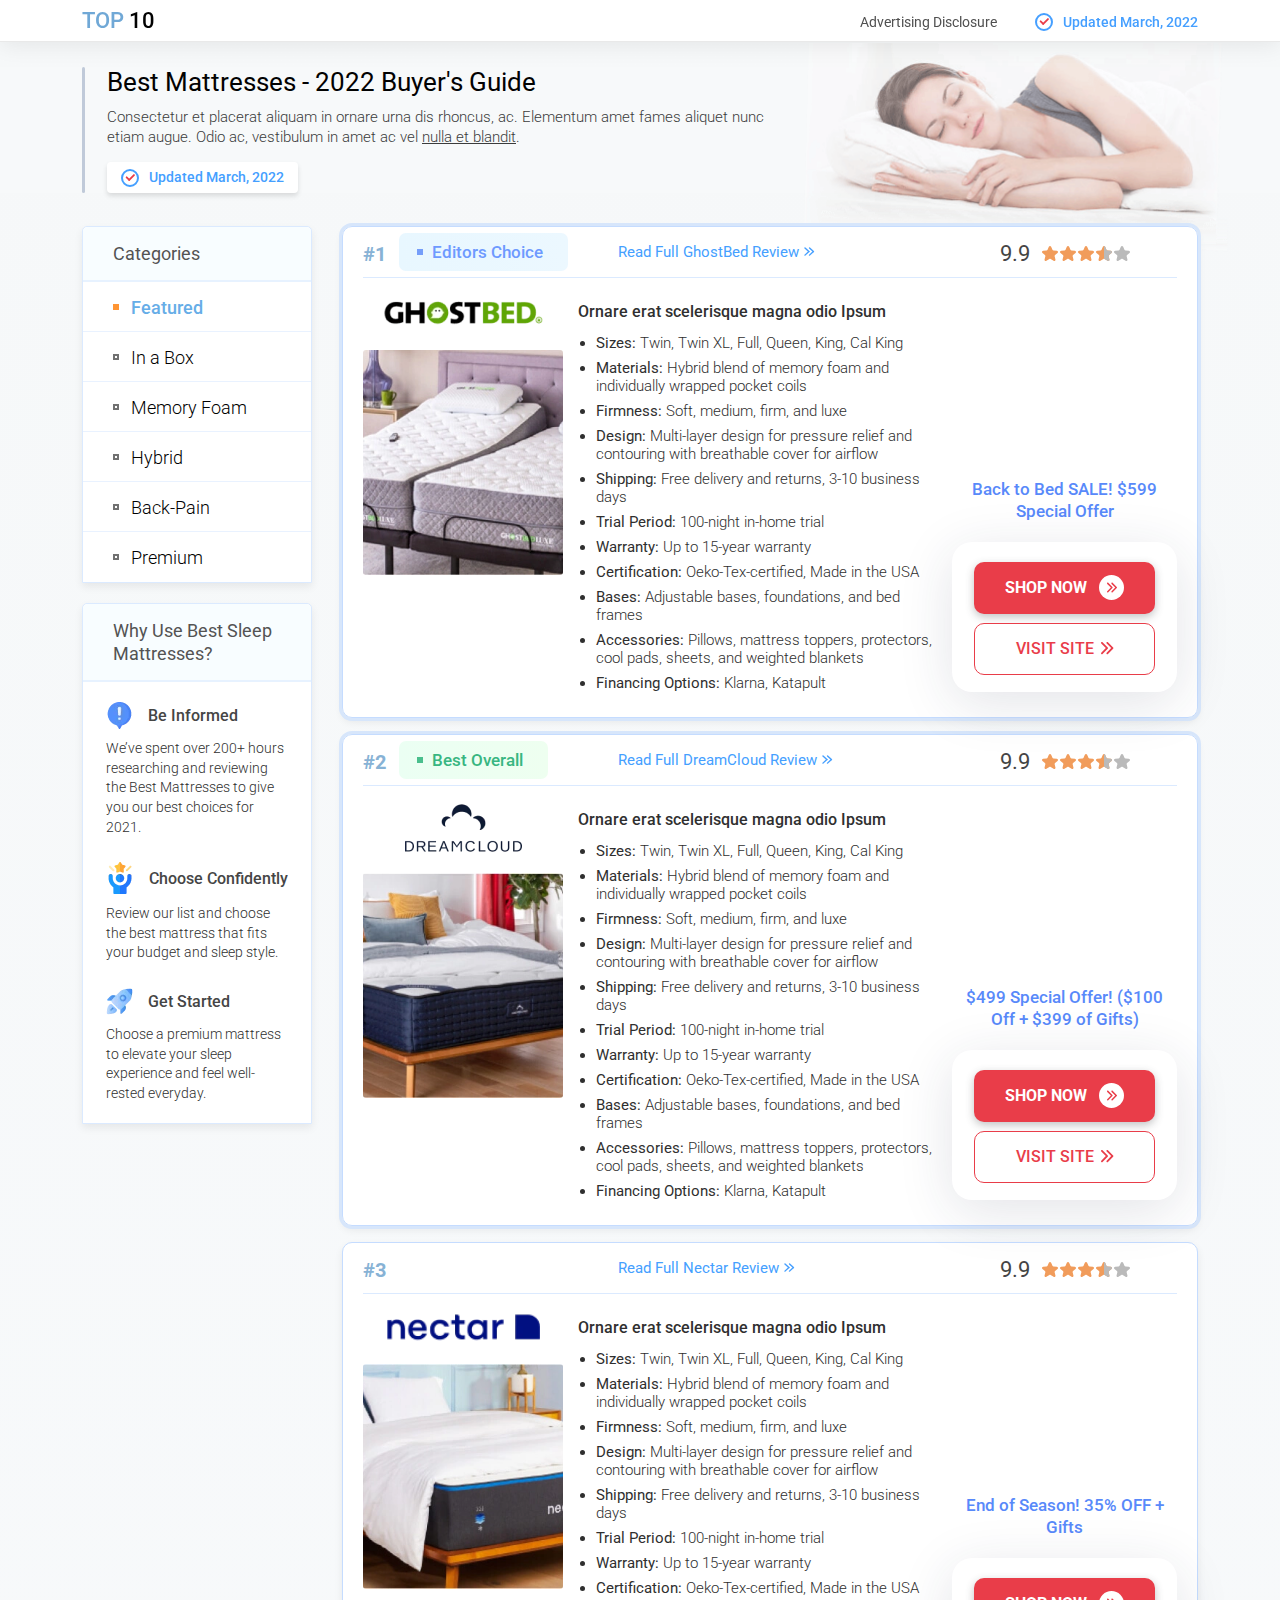
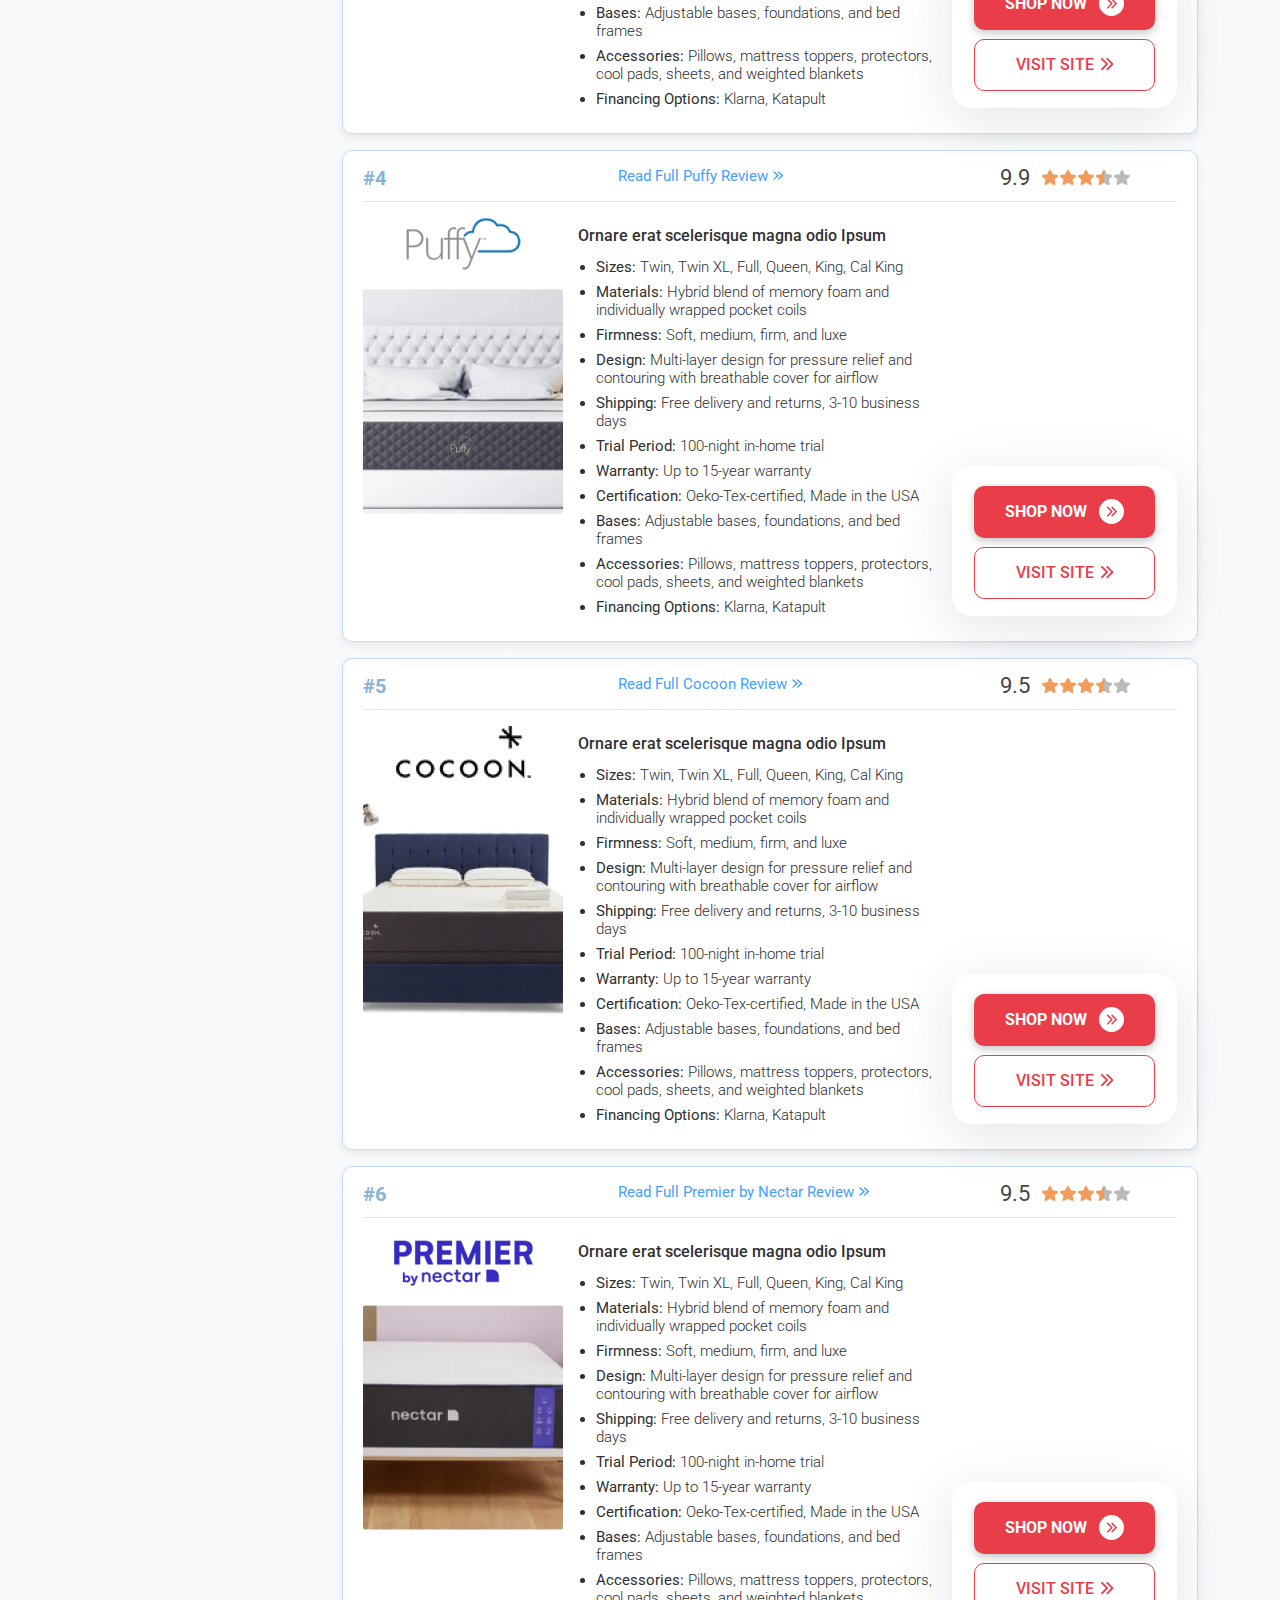
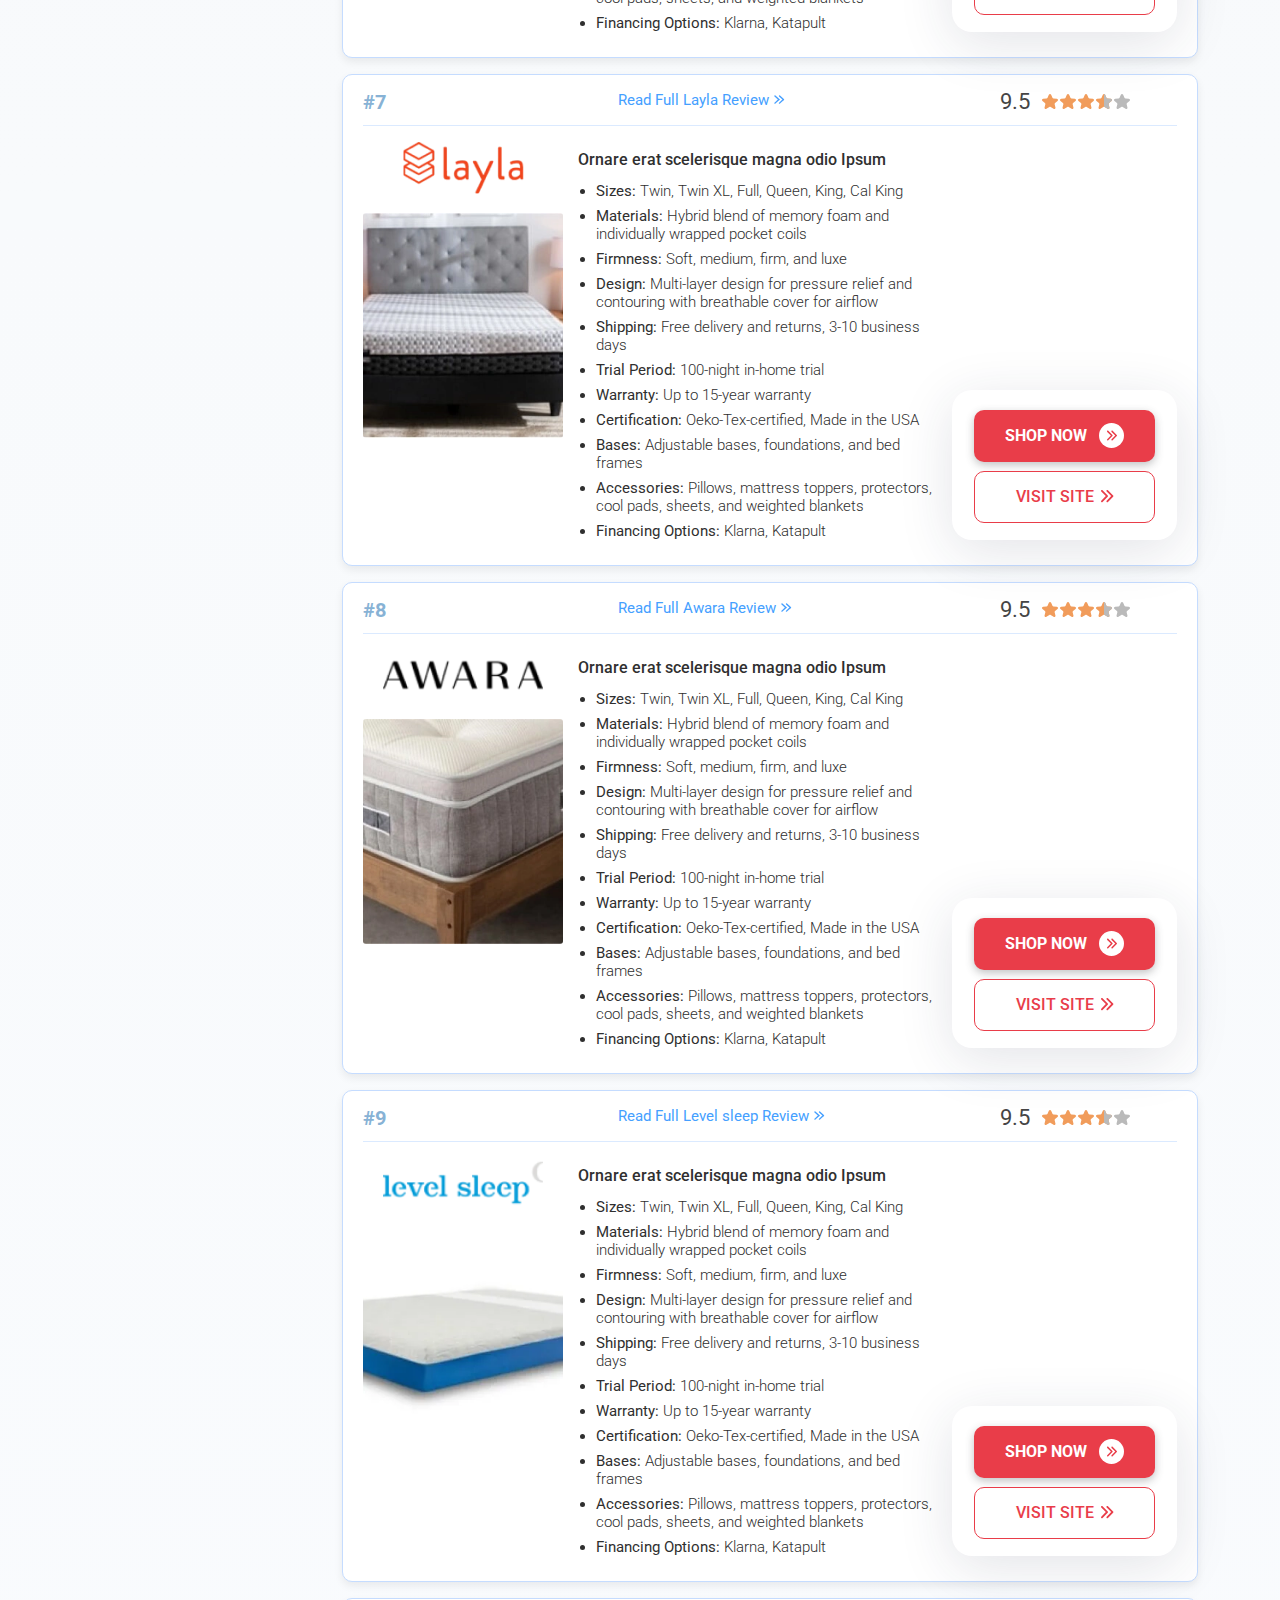
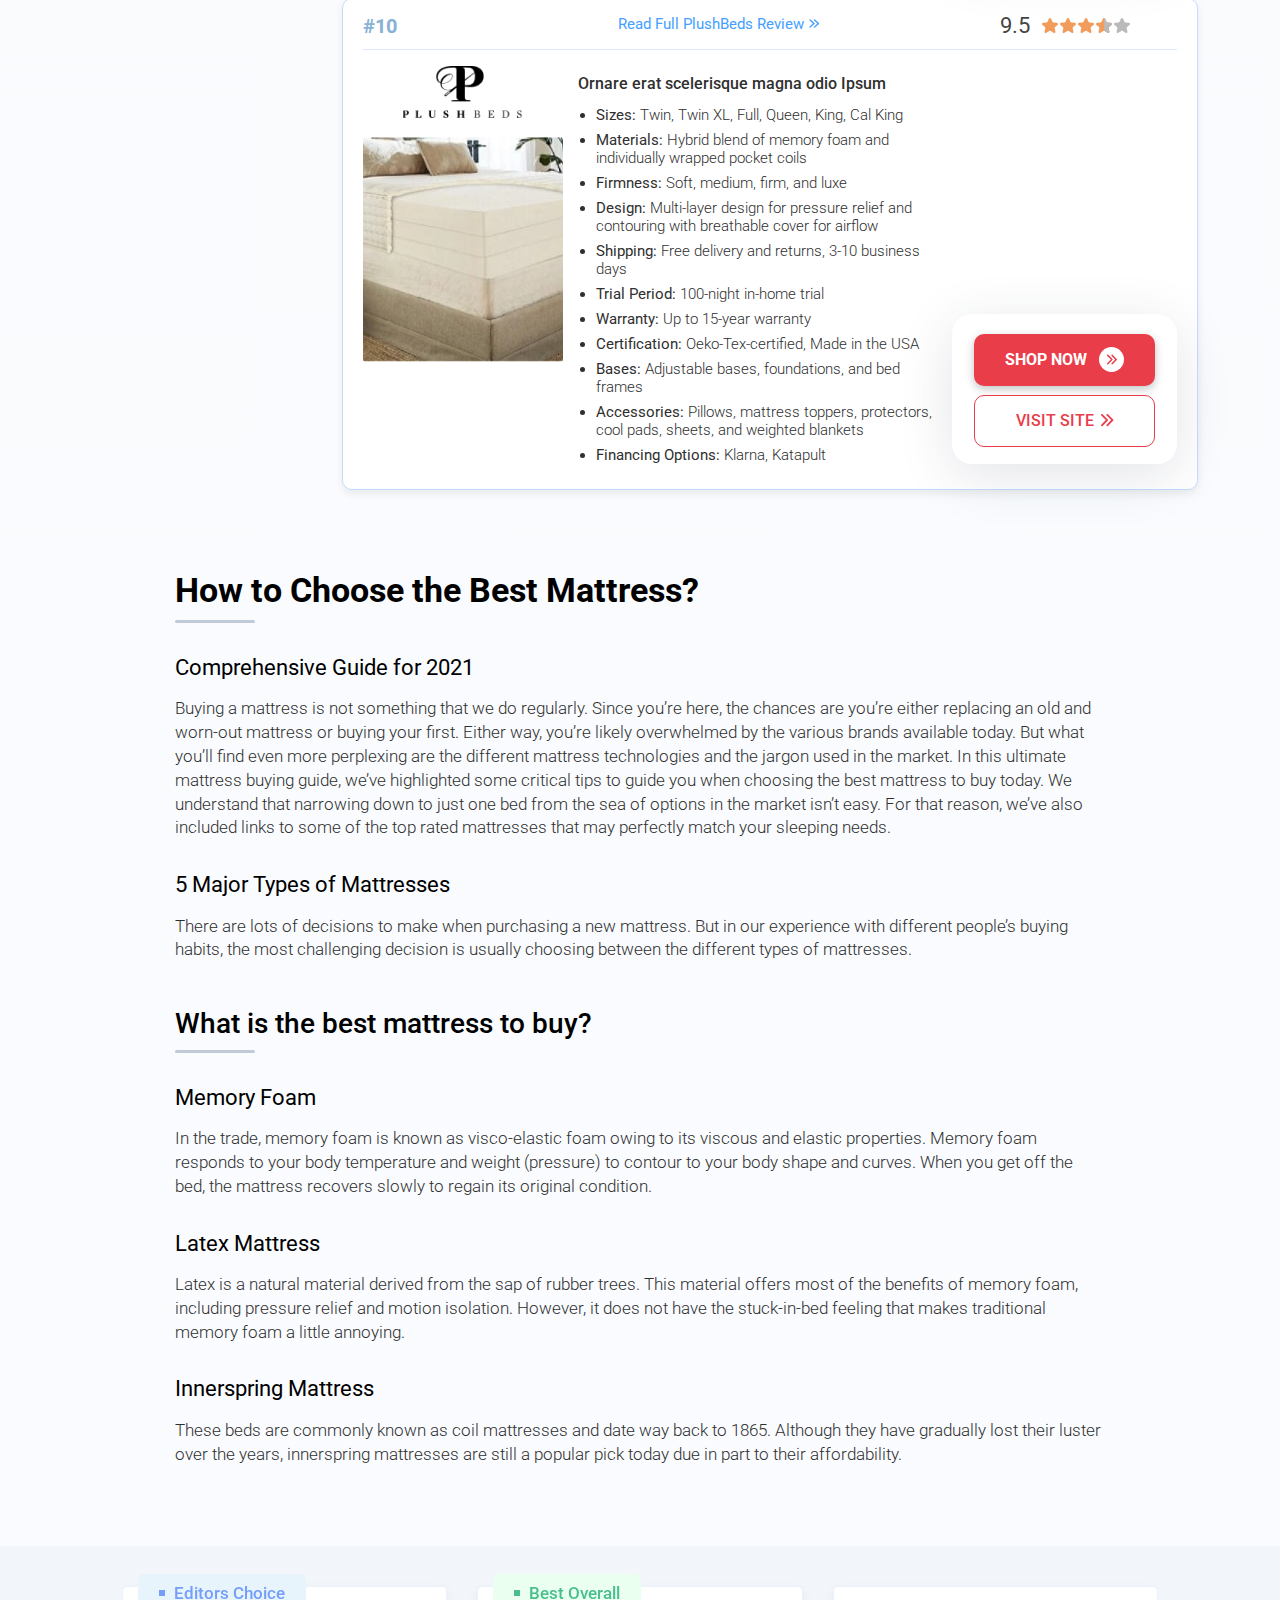
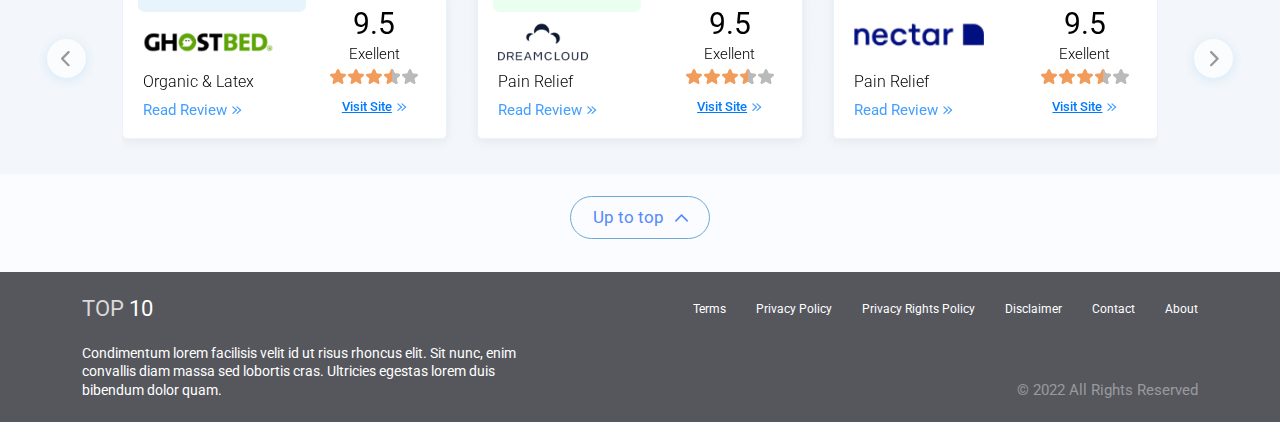
<file: index.html>
<!DOCTYPE html>
<html lang="en">
  <head>
    <meta charset="UTF-8">
    <meta http-equiv="X-UA-Compatible" content="IE=edge">
    <meta name="viewport" content="width=device-width, initial-scale=1.0">
    <title>Mattress</title>
    <meta property="og:title" content="Mattress">
    <meta property="og:description" content="Consectetur et placerat aliquam in ornare urna dis rhoncus, ac. Elementum amet fames aliquet nunc etiam augue. Odio ac, vestibulum in amet ac vel nulla et blandit..">
    <meta property="og:image" content="https://sijunma.github.io/mattress-comparison2/img/og-image.jpg">
    <meta property="og:image:width" content="950">
    <meta property="og:image:height" content="555">
    <meta property="og:url" content="https://mattress.com">
    <meta property="og:type" content="website">
    <meta property="og:locale" content="en_US">
    <meta name="robots" content="noindex">
    <link rel="icon" href="favicon.png" type="image/x-icon">
    <link rel="shortcut icon" href="favicon.png" type="image/x-icon">
    <link rel="preconnect" href="https://fonts.googleapis.com">
    <link rel="preconnect" href="https://fonts.gstatic.com" crossorigin="">
    <link href="https://fonts.googleapis.com/css2?family=Roboto:wght@300;400;500;600;700&amp;display=swap" rel="stylesheet">
    <link rel="stylesheet" href="css/main.css">
    <link rel="stylesheet" href="css/desktop.css" media="(min-width: 576px)">
  </head>
  <body> 
    <nav class="nav" id="navFixed"> 
      <div class="container"> 
        <div class="nav__wrapper"> <a class="nav__logo logo" href="index.html">TOP <span>10<span></a>
          <div class="nav__controls"> 
            <ul> 
              <li><a class="js-modal-open" href="#" data-target="#disclosure">Advertising Disclosure</a></li>
              <li><span class="nav__upd">Updated March, 2022</span></li>
            </ul>
          </div>
        </div>
      </div>
    </nav>
    <header class="main-header"> 
      <div class="container">   
        <div class="main-header__offer"> 
          <div class="main-header__offer-title">
            <h1>Best Mattresses - 2022 Buyer's Guide</h1>
          </div>
          <div class="main-header__offer-desc">
            <p>Consectetur et placerat aliquam in ornare urna dis rhoncus, ac. Elementum amet fames aliquet nunc etiam augue. Odio ac, vestibulum in amet ac vel <a href="#">nulla et blandit</a>.</p>
          </div>
          <div class="main-header__offer-upd"> <span>Updated March, 2022</span></div>
        </div>
      </div>
    </header>
    <section class="category-slider" id="categorySlider">
      <div class="container">
        <div class="splide category-slider__list">
          <div class="splide__track">
            <ul class="splide__list">
              <li class="splide__slide"><a class="btn-category active" href="#">Featured</a></li>
              <li class="splide__slide"><a class="btn-category" href="#">Im a Box</a></li>
              <li class="splide__slide"><a class="btn-category" href="#">Memory Foam</a></li>
              <li class="splide__slide"><a class="btn-category" href="#">Hybrid</a></li>
              <li class="splide__slide"><a class="btn-category" href="#">Back-Pain</a></li>
              <li class="splide__slide"><a class="btn-category" href="#">Premium</a></li>
            </ul>
          </div>
          <div class="splide__arrows">
            <button class="splide__arrow splide__arrow--prev"></button>
            <button class="splide__arrow splide__arrow--next"></button>
          </div>
        </div>
      </div>
    </section>
    <main> 
      <div class="container"> 
        <div class="main-content__wrapper">
          <aside class="aside aside_left" id="aside-main"> 
            <div class="aside__block"> 
              <div class="aside__block-title">Categories</div>
              <div class="aside__categories">
                <ul>
                  <li class="current"><a href="#Featured">Featured</a></li>
                  <li><a href="#In-a-Box">In a Box</a></li>
                  <li><a href="#Memory-Foam">Memory Foam</a></li>
                  <li><a href="#Hybrid">Hybrid</a></li>
                  <li><a href="#Back-Pain">Back-Pain</a></li>
                  <li><a href="#Premium">Premium</a></li>
                </ul>
              </div>
            </div>
            <div class="aside__block"> 
              <div class="aside__block-title">Why Use Best Sleep Mattresses?</div>
              <div class="aside__block-content">
                                <div class="aside__block-card"> 
                                  <div class="aside__block-card__title"> <img src="img/icon1.webp" alt="!"><span>Be Informed</span></div>
                                  <div class="aside__block-card__content"> 
                                    <p>We’ve spent over 200+ hours researching and reviewing the Best Mattresses to give you our best choices for 2021.</p>
                                  </div>
                                </div>
                                <div class="aside__block-card"> 
                                  <div class="aside__block-card__title"> <img src="img/icon2.webp" alt="Star"><span>Choose Confidently</span></div>
                                  <div class="aside__block-card__content"> 
                                    <p>Review our list and choose the best mattress that fits your budget and sleep style.</p>
                                  </div>
                                </div>
                                <div class="aside__block-card"> 
                                  <div class="aside__block-card__title"> <img src="img/icon3.webp" alt="Rocket"><span>Get Started</span></div>
                                  <div class="aside__block-card__content"> 
                                    <p>Choose a premium mattress to elevate your sleep experience and feel well-rested everyday.</p>
                                  </div>
                                </div>
              </div>
            </div>
          </aside>
          <section class="main-content"> 
            <section class="main-cards"> 
                            <div class="main-card"> <a class="main-card__entire-link" href="#card"></a>
                              <div class="main-card__green">
                                <div class="main-card__green-val">#1</div>
                                <div class="main-card__green-badge">Editors Choice</div><a class="link link-arrow main-card__green-link" href="review.html">Read Full GhostBed Review</a>
                              </div>
                              <div class="main-card__blue"> 
                                <div class="main-card__blue-logo"> <a href="#logo"><img src="img/logo1.webp" alt="GhostBed"></a></div>
                                <div class="main-card__blue-img"><img src="img/photo1.webp" alt="GhostBed"></div>
                                <div class="main-card__blue-mobile"><span>Ornare erat sceleri</span><a class="link link-arrow" href="review.html">Read Review</a>
                                </div>
                              </div>
                              <div class="main-card__red"> 
                                <p> <b>Ornare erat scelerisque magna odio Ipsum</b></p>
                                <ul> 
                                  <li><b>Sizes:</b> Twin, Twin XL, Full, Queen, King, Cal King</li>
                                  <li><b>Materials:</b> Hybrid blend of memory foam and individually wrapped pocket coils</li>
                                  <li><b>Firmness:</b> Soft, medium, firm, and luxe</li>
                                  <li><b>Design:</b> Multi-layer design for pressure relief and contouring with breathable cover for airflow</li>
                                  <li><b>Shipping:</b> Free delivery and returns, 3-10 business days</li>
                                  <li><b>Trial Period:</b> 100-night in-home trial</li>
                                  <li><b>Warranty:</b> Up to 15-year warranty</li>
                                  <li><b>Certification:</b> Oeko-Tex-certified, Made in the USA</li>
                                  <li><b>Bases:</b> Adjustable bases, foundations, and bed frames</li>
                                  <li><b>Accessories:</b> Pillows, mattress toppers, protectors, cool pads, sheets, and weighted blankets</li>
                                  <li><b>Financing Options:</b> Klarna, Katapult</li>
                                </ul>
                              </div>
                              <div class="main-card__yellow">
                                <div class="main-card__yellow-rank card-rank"><span class="card-rank__value">9.9</span>
                                  <div class="card-rank__stars"> <span class="star star_full"></span><span class="star star_full"></span><span class="star star_full"></span><span class="star star_half"></span><span class="star star_empty"></span></div>
                                </div>
                                <div class="main-card__yellow-offer">Back to Bed SALE! $599 Special Offer</div>
                                <div class="main-card__yellow-cta"> <a class="btn" href="#shop">Shop now</a><a class="btn-line" href="#site">Visit Site</a></div>
                              </div>
                            </div>
                            <div class="main-card"> <a class="main-card__entire-link" href="#card"></a>
                              <div class="main-card__green">
                                <div class="main-card__green-val">#2</div>
                                <div class="main-card__green-badge">Best Overall</div><a class="link link-arrow main-card__green-link" href="review.html">Read Full DreamCloud Review</a>
                              </div>
                              <div class="main-card__blue"> 
                                <div class="main-card__blue-logo"> <a href="#logo"><img src="img/logo2.webp" alt="DreamCloud"></a></div>
                                <div class="main-card__blue-img"><img src="img/photo2.webp" alt="DreamCloud"></div>
                                <div class="main-card__blue-mobile"><span>Mauris nec varius</span><a class="link link-arrow" href="review.html">Read Review</a>
                                </div>
                              </div>
                              <div class="main-card__red"> 
                                <p> <b>Ornare erat scelerisque magna odio Ipsum</b></p>
                                <ul> 
                                  <li><b>Sizes:</b> Twin, Twin XL, Full, Queen, King, Cal King</li>
                                  <li><b>Materials:</b> Hybrid blend of memory foam and individually wrapped pocket coils</li>
                                  <li><b>Firmness:</b> Soft, medium, firm, and luxe</li>
                                  <li><b>Design:</b> Multi-layer design for pressure relief and contouring with breathable cover for airflow</li>
                                  <li><b>Shipping:</b> Free delivery and returns, 3-10 business days</li>
                                  <li><b>Trial Period:</b> 100-night in-home trial</li>
                                  <li><b>Warranty:</b> Up to 15-year warranty</li>
                                  <li><b>Certification:</b> Oeko-Tex-certified, Made in the USA</li>
                                  <li><b>Bases:</b> Adjustable bases, foundations, and bed frames</li>
                                  <li><b>Accessories:</b> Pillows, mattress toppers, protectors, cool pads, sheets, and weighted blankets</li>
                                  <li><b>Financing Options:</b> Klarna, Katapult</li>
                                </ul>
                              </div>
                              <div class="main-card__yellow">
                                <div class="main-card__yellow-rank card-rank"><span class="card-rank__value">9.9</span>
                                  <div class="card-rank__stars"> <span class="star star_full"></span><span class="star star_full"></span><span class="star star_full"></span><span class="star star_half"></span><span class="star star_empty"></span></div>
                                </div>
                                <div class="main-card__yellow-offer">$499 Special Offer! ($100 Off + $399 of Gifts)</div>
                                <div class="main-card__yellow-cta"> <a class="btn" href="#shop">Shop now</a><a class="btn-line" href="#site">Visit Site</a></div>
                              </div>
                            </div>
                            <div class="main-card"> <a class="main-card__entire-link" href="#card"></a>
                              <div class="main-card__green">
                                <div class="main-card__green-val">#3</div><a class="link link-arrow main-card__green-link" href="review.html">Read Full Nectar Review</a>
                              </div>
                              <div class="main-card__blue"> 
                                <div class="main-card__blue-logo"> <a href="#logo"><img src="img/logo3.webp" alt="Nectar"></a></div>
                                <div class="main-card__blue-img"><img src="img/photo3.webp" alt="Nectar"></div>
                                <div class="main-card__blue-mobile"><span>Eleme ntum nisl</span><a class="link link-arrow" href="review.html">Read Review</a>
                                </div>
                              </div>
                              <div class="main-card__red"> 
                                <p> <b>Ornare erat scelerisque magna odio Ipsum</b></p>
                                <ul> 
                                  <li><b>Sizes:</b> Twin, Twin XL, Full, Queen, King, Cal King</li>
                                  <li><b>Materials:</b> Hybrid blend of memory foam and individually wrapped pocket coils</li>
                                  <li><b>Firmness:</b> Soft, medium, firm, and luxe</li>
                                  <li><b>Design:</b> Multi-layer design for pressure relief and contouring with breathable cover for airflow</li>
                                  <li><b>Shipping:</b> Free delivery and returns, 3-10 business days</li>
                                  <li><b>Trial Period:</b> 100-night in-home trial</li>
                                  <li><b>Warranty:</b> Up to 15-year warranty</li>
                                  <li><b>Certification:</b> Oeko-Tex-certified, Made in the USA</li>
                                  <li><b>Bases:</b> Adjustable bases, foundations, and bed frames</li>
                                  <li><b>Accessories:</b> Pillows, mattress toppers, protectors, cool pads, sheets, and weighted blankets</li>
                                  <li><b>Financing Options:</b> Klarna, Katapult</li>
                                </ul>
                              </div>
                              <div class="main-card__yellow">
                                <div class="main-card__yellow-rank card-rank"><span class="card-rank__value">9.9</span>
                                  <div class="card-rank__stars"> <span class="star star_full"></span><span class="star star_full"></span><span class="star star_full"></span><span class="star star_half"></span><span class="star star_empty"></span></div>
                                </div>
                                <div class="main-card__yellow-offer">End of Season! 35% OFF + Gifts</div>
                                <div class="main-card__yellow-cta"> <a class="btn" href="#shop">Shop now</a><a class="btn-line" href="#site">Visit Site</a></div>
                              </div>
                            </div>
                            <div class="main-card"> <a class="main-card__entire-link" href="#card"></a>
                              <div class="main-card__green">
                                <div class="main-card__green-val">#4</div><a class="link link-arrow main-card__green-link" href="review.html">Read Full Puffy Review</a>
                              </div>
                              <div class="main-card__blue"> 
                                <div class="main-card__blue-logo"> <a href="#logo"><img src="img/logo4.webp" alt="Puffy"></a></div>
                                <div class="main-card__blue-img"><img src="img/photo4.webp" alt="Puffy"></div>
                                <div class="main-card__blue-mobile"><a class="link link-arrow" href="review.html">Read Review</a>
                                </div>
                              </div>
                              <div class="main-card__red"> 
                                <p> <b>Ornare erat scelerisque magna odio Ipsum</b></p>
                                <ul> 
                                  <li><b>Sizes:</b> Twin, Twin XL, Full, Queen, King, Cal King</li>
                                  <li><b>Materials:</b> Hybrid blend of memory foam and individually wrapped pocket coils</li>
                                  <li><b>Firmness:</b> Soft, medium, firm, and luxe</li>
                                  <li><b>Design:</b> Multi-layer design for pressure relief and contouring with breathable cover for airflow</li>
                                  <li><b>Shipping:</b> Free delivery and returns, 3-10 business days</li>
                                  <li><b>Trial Period:</b> 100-night in-home trial</li>
                                  <li><b>Warranty:</b> Up to 15-year warranty</li>
                                  <li><b>Certification:</b> Oeko-Tex-certified, Made in the USA</li>
                                  <li><b>Bases:</b> Adjustable bases, foundations, and bed frames</li>
                                  <li><b>Accessories:</b> Pillows, mattress toppers, protectors, cool pads, sheets, and weighted blankets</li>
                                  <li><b>Financing Options:</b> Klarna, Katapult</li>
                                </ul>
                              </div>
                              <div class="main-card__yellow">
                                <div class="main-card__yellow-rank card-rank"><span class="card-rank__value">9.9</span>
                                  <div class="card-rank__stars"> <span class="star star_full"></span><span class="star star_full"></span><span class="star star_full"></span><span class="star star_half"></span><span class="star star_empty"></span></div>
                                </div>
                                <div class="main-card__yellow-cta"> <a class="btn" href="#shop">Shop now</a><a class="btn-line" href="#site">Visit Site</a></div>
                              </div>
                            </div>
                            <div class="main-card"> <a class="main-card__entire-link" href="#card"></a>
                              <div class="main-card__green">
                                <div class="main-card__green-val">#5</div><a class="link link-arrow main-card__green-link" href="review.html">Read Full Cocoon Review</a>
                              </div>
                              <div class="main-card__blue"> 
                                <div class="main-card__blue-logo"> <a href="#logo"><img src="img/logo5.webp" alt="Cocoon"></a></div>
                                <div class="main-card__blue-img"><img src="img/photo5.webp" alt="Cocoon"></div>
                                <div class="main-card__blue-mobile"><a class="link link-arrow" href="review.html">Read Review</a>
                                </div>
                              </div>
                              <div class="main-card__red"> 
                                <p> <b>Ornare erat scelerisque magna odio Ipsum</b></p>
                                <ul> 
                                  <li><b>Sizes:</b> Twin, Twin XL, Full, Queen, King, Cal King</li>
                                  <li><b>Materials:</b> Hybrid blend of memory foam and individually wrapped pocket coils</li>
                                  <li><b>Firmness:</b> Soft, medium, firm, and luxe</li>
                                  <li><b>Design:</b> Multi-layer design for pressure relief and contouring with breathable cover for airflow</li>
                                  <li><b>Shipping:</b> Free delivery and returns, 3-10 business days</li>
                                  <li><b>Trial Period:</b> 100-night in-home trial</li>
                                  <li><b>Warranty:</b> Up to 15-year warranty</li>
                                  <li><b>Certification:</b> Oeko-Tex-certified, Made in the USA</li>
                                  <li><b>Bases:</b> Adjustable bases, foundations, and bed frames</li>
                                  <li><b>Accessories:</b> Pillows, mattress toppers, protectors, cool pads, sheets, and weighted blankets</li>
                                  <li><b>Financing Options:</b> Klarna, Katapult</li>
                                </ul>
                              </div>
                              <div class="main-card__yellow">
                                <div class="main-card__yellow-rank card-rank"><span class="card-rank__value">9.5</span>
                                  <div class="card-rank__stars"> <span class="star star_full"></span><span class="star star_full"></span><span class="star star_full"></span><span class="star star_half"></span><span class="star star_empty"></span></div>
                                </div>
                                <div class="main-card__yellow-cta"> <a class="btn" href="#shop">Shop now</a><a class="btn-line" href="#site">Visit Site</a></div>
                              </div>
                            </div>
                            <div class="main-card"> <a class="main-card__entire-link" href="#card"></a>
                              <div class="main-card__green">
                                <div class="main-card__green-val">#6</div><a class="link link-arrow main-card__green-link" href="review.html">Read Full Premier by Nectar Review</a>
                              </div>
                              <div class="main-card__blue"> 
                                <div class="main-card__blue-logo"> <a href="#logo"><img src="img/logo6.webp" alt="Premier by Nectar"></a></div>
                                <div class="main-card__blue-img"><img src="img/photo6.webp" alt="Premier by Nectar"></div>
                                <div class="main-card__blue-mobile"><a class="link link-arrow" href="review.html">Read Review</a>
                                </div>
                              </div>
                              <div class="main-card__red"> 
                                <p> <b>Ornare erat scelerisque magna odio Ipsum</b></p>
                                <ul> 
                                  <li><b>Sizes:</b> Twin, Twin XL, Full, Queen, King, Cal King</li>
                                  <li><b>Materials:</b> Hybrid blend of memory foam and individually wrapped pocket coils</li>
                                  <li><b>Firmness:</b> Soft, medium, firm, and luxe</li>
                                  <li><b>Design:</b> Multi-layer design for pressure relief and contouring with breathable cover for airflow</li>
                                  <li><b>Shipping:</b> Free delivery and returns, 3-10 business days</li>
                                  <li><b>Trial Period:</b> 100-night in-home trial</li>
                                  <li><b>Warranty:</b> Up to 15-year warranty</li>
                                  <li><b>Certification:</b> Oeko-Tex-certified, Made in the USA</li>
                                  <li><b>Bases:</b> Adjustable bases, foundations, and bed frames</li>
                                  <li><b>Accessories:</b> Pillows, mattress toppers, protectors, cool pads, sheets, and weighted blankets</li>
                                  <li><b>Financing Options:</b> Klarna, Katapult</li>
                                </ul>
                              </div>
                              <div class="main-card__yellow">
                                <div class="main-card__yellow-rank card-rank"><span class="card-rank__value">9.5</span>
                                  <div class="card-rank__stars"> <span class="star star_full"></span><span class="star star_full"></span><span class="star star_full"></span><span class="star star_half"></span><span class="star star_empty"></span></div>
                                </div>
                                <div class="main-card__yellow-cta"> <a class="btn" href="#shop">Shop now</a><a class="btn-line" href="#site">Visit Site</a></div>
                              </div>
                            </div>
                            <div class="main-card"> <a class="main-card__entire-link" href="#card"></a>
                              <div class="main-card__green">
                                <div class="main-card__green-val">#7</div><a class="link link-arrow main-card__green-link" href="review.html">Read Full Layla Review</a>
                              </div>
                              <div class="main-card__blue"> 
                                <div class="main-card__blue-logo"> <a href="#logo"><img src="img/logo7.webp" alt="Layla"></a></div>
                                <div class="main-card__blue-img"><img src="img/photo7.webp" alt="Layla"></div>
                                <div class="main-card__blue-mobile"><a class="link link-arrow" href="review.html">Read Review</a>
                                </div>
                              </div>
                              <div class="main-card__red"> 
                                <p> <b>Ornare erat scelerisque magna odio Ipsum</b></p>
                                <ul> 
                                  <li><b>Sizes:</b> Twin, Twin XL, Full, Queen, King, Cal King</li>
                                  <li><b>Materials:</b> Hybrid blend of memory foam and individually wrapped pocket coils</li>
                                  <li><b>Firmness:</b> Soft, medium, firm, and luxe</li>
                                  <li><b>Design:</b> Multi-layer design for pressure relief and contouring with breathable cover for airflow</li>
                                  <li><b>Shipping:</b> Free delivery and returns, 3-10 business days</li>
                                  <li><b>Trial Period:</b> 100-night in-home trial</li>
                                  <li><b>Warranty:</b> Up to 15-year warranty</li>
                                  <li><b>Certification:</b> Oeko-Tex-certified, Made in the USA</li>
                                  <li><b>Bases:</b> Adjustable bases, foundations, and bed frames</li>
                                  <li><b>Accessories:</b> Pillows, mattress toppers, protectors, cool pads, sheets, and weighted blankets</li>
                                  <li><b>Financing Options:</b> Klarna, Katapult</li>
                                </ul>
                              </div>
                              <div class="main-card__yellow">
                                <div class="main-card__yellow-rank card-rank"><span class="card-rank__value">9.5</span>
                                  <div class="card-rank__stars"> <span class="star star_full"></span><span class="star star_full"></span><span class="star star_full"></span><span class="star star_half"></span><span class="star star_empty"></span></div>
                                </div>
                                <div class="main-card__yellow-cta"> <a class="btn" href="#shop">Shop now</a><a class="btn-line" href="#site">Visit Site</a></div>
                              </div>
                            </div>
                            <div class="main-card"> <a class="main-card__entire-link" href="#card"></a>
                              <div class="main-card__green">
                                <div class="main-card__green-val">#8</div><a class="link link-arrow main-card__green-link" href="review.html">Read Full Awara Review</a>
                              </div>
                              <div class="main-card__blue"> 
                                <div class="main-card__blue-logo"> <a href="#logo"><img src="img/logo8.webp" alt="Awara"></a></div>
                                <div class="main-card__blue-img"><img src="img/photo8.webp" alt="Awara"></div>
                                <div class="main-card__blue-mobile"><a class="link link-arrow" href="review.html">Read Review</a>
                                </div>
                              </div>
                              <div class="main-card__red"> 
                                <p> <b>Ornare erat scelerisque magna odio Ipsum</b></p>
                                <ul> 
                                  <li><b>Sizes:</b> Twin, Twin XL, Full, Queen, King, Cal King</li>
                                  <li><b>Materials:</b> Hybrid blend of memory foam and individually wrapped pocket coils</li>
                                  <li><b>Firmness:</b> Soft, medium, firm, and luxe</li>
                                  <li><b>Design:</b> Multi-layer design for pressure relief and contouring with breathable cover for airflow</li>
                                  <li><b>Shipping:</b> Free delivery and returns, 3-10 business days</li>
                                  <li><b>Trial Period:</b> 100-night in-home trial</li>
                                  <li><b>Warranty:</b> Up to 15-year warranty</li>
                                  <li><b>Certification:</b> Oeko-Tex-certified, Made in the USA</li>
                                  <li><b>Bases:</b> Adjustable bases, foundations, and bed frames</li>
                                  <li><b>Accessories:</b> Pillows, mattress toppers, protectors, cool pads, sheets, and weighted blankets</li>
                                  <li><b>Financing Options:</b> Klarna, Katapult</li>
                                </ul>
                              </div>
                              <div class="main-card__yellow">
                                <div class="main-card__yellow-rank card-rank"><span class="card-rank__value">9.5</span>
                                  <div class="card-rank__stars"> <span class="star star_full"></span><span class="star star_full"></span><span class="star star_full"></span><span class="star star_half"></span><span class="star star_empty"></span></div>
                                </div>
                                <div class="main-card__yellow-cta"> <a class="btn" href="#shop">Shop now</a><a class="btn-line" href="#site">Visit Site</a></div>
                              </div>
                            </div>
                            <div class="main-card"> <a class="main-card__entire-link" href="#card"></a>
                              <div class="main-card__green">
                                <div class="main-card__green-val">#9</div><a class="link link-arrow main-card__green-link" href="review.html">Read Full Level sleep Review</a>
                              </div>
                              <div class="main-card__blue"> 
                                <div class="main-card__blue-logo"> <a href="#logo"><img src="img/logo9.webp" alt="Level sleep"></a></div>
                                <div class="main-card__blue-img"><img src="img/photo9.webp" alt="Level sleep"></div>
                                <div class="main-card__blue-mobile"><a class="link link-arrow" href="review.html">Read Review</a>
                                </div>
                              </div>
                              <div class="main-card__red"> 
                                <p> <b>Ornare erat scelerisque magna odio Ipsum</b></p>
                                <ul> 
                                  <li><b>Sizes:</b> Twin, Twin XL, Full, Queen, King, Cal King</li>
                                  <li><b>Materials:</b> Hybrid blend of memory foam and individually wrapped pocket coils</li>
                                  <li><b>Firmness:</b> Soft, medium, firm, and luxe</li>
                                  <li><b>Design:</b> Multi-layer design for pressure relief and contouring with breathable cover for airflow</li>
                                  <li><b>Shipping:</b> Free delivery and returns, 3-10 business days</li>
                                  <li><b>Trial Period:</b> 100-night in-home trial</li>
                                  <li><b>Warranty:</b> Up to 15-year warranty</li>
                                  <li><b>Certification:</b> Oeko-Tex-certified, Made in the USA</li>
                                  <li><b>Bases:</b> Adjustable bases, foundations, and bed frames</li>
                                  <li><b>Accessories:</b> Pillows, mattress toppers, protectors, cool pads, sheets, and weighted blankets</li>
                                  <li><b>Financing Options:</b> Klarna, Katapult</li>
                                </ul>
                              </div>
                              <div class="main-card__yellow">
                                <div class="main-card__yellow-rank card-rank"><span class="card-rank__value">9.5</span>
                                  <div class="card-rank__stars"> <span class="star star_full"></span><span class="star star_full"></span><span class="star star_full"></span><span class="star star_half"></span><span class="star star_empty"></span></div>
                                </div>
                                <div class="main-card__yellow-cta"> <a class="btn" href="#shop">Shop now</a><a class="btn-line" href="#site">Visit Site</a></div>
                              </div>
                            </div>
                            <div class="main-card"> <a class="main-card__entire-link" href="#card"></a>
                              <div class="main-card__green">
                                <div class="main-card__green-val">#10</div><a class="link link-arrow main-card__green-link" href="review.html">Read Full PlushBeds Review</a>
                              </div>
                              <div class="main-card__blue"> 
                                <div class="main-card__blue-logo"> <a href="#logo"><img src="img/logo10.webp" alt="PlushBeds"></a></div>
                                <div class="main-card__blue-img"><img src="img/photo10.webp" alt="PlushBeds"></div>
                                <div class="main-card__blue-mobile"><a class="link link-arrow" href="review.html">Read Review</a>
                                </div>
                              </div>
                              <div class="main-card__red"> 
                                <p> <b>Ornare erat scelerisque magna odio Ipsum</b></p>
                                <ul> 
                                  <li><b>Sizes:</b> Twin, Twin XL, Full, Queen, King, Cal King</li>
                                  <li><b>Materials:</b> Hybrid blend of memory foam and individually wrapped pocket coils</li>
                                  <li><b>Firmness:</b> Soft, medium, firm, and luxe</li>
                                  <li><b>Design:</b> Multi-layer design for pressure relief and contouring with breathable cover for airflow</li>
                                  <li><b>Shipping:</b> Free delivery and returns, 3-10 business days</li>
                                  <li><b>Trial Period:</b> 100-night in-home trial</li>
                                  <li><b>Warranty:</b> Up to 15-year warranty</li>
                                  <li><b>Certification:</b> Oeko-Tex-certified, Made in the USA</li>
                                  <li><b>Bases:</b> Adjustable bases, foundations, and bed frames</li>
                                  <li><b>Accessories:</b> Pillows, mattress toppers, protectors, cool pads, sheets, and weighted blankets</li>
                                  <li><b>Financing Options:</b> Klarna, Katapult</li>
                                </ul>
                              </div>
                              <div class="main-card__yellow">
                                <div class="main-card__yellow-rank card-rank"><span class="card-rank__value">9.5</span>
                                  <div class="card-rank__stars"> <span class="star star_full"></span><span class="star star_full"></span><span class="star star_full"></span><span class="star star_half"></span><span class="star star_empty"></span></div>
                                </div>
                                <div class="main-card__yellow-cta"> <a class="btn" href="#shop">Shop now</a><a class="btn-line" href="#site">Visit Site</a></div>
                              </div>
                            </div>
            </section>
          </section>
        </div>
      </div>
      <article class="article"> 
        <div class="container"> 
          <div class="article-wrapper"> 
            <h2 class="title-underline">How to Choose the Best Mattress?</h2>
            <h4>Comprehensive Guide for 2021</h4>
            <p>Buying a mattress is not something that we do regularly. Since you’re here, the chances are you’re either replacing an old and worn-out mattress or buying your first. Either way, you’re likely overwhelmed by the various brands available today. But what you’ll find even more perplexing are the different mattress technologies and the jargon used in the market. In this ultimate mattress buying guide, we’ve highlighted some critical tips to guide you when choosing the best mattress to buy today. We understand that narrowing down to just one bed from the sea of options in the market isn’t easy. For that reason, we’ve also included links to some of the top rated mattresses that may perfectly match your sleeping needs. </p>
            <h4>5 Major Types of Mattresses</h4>
            <p>There are lots of decisions to make when purchasing a new mattress. But in our experience with different people’s buying habits, the most challenging decision is usually choosing between the different types of mattresses.</p>
            <h3 class="title-underline">What is the best mattress to buy?</h3>
            <h4>Memory Foam</h4>
            <p>In the trade, memory foam is known as visco-elastic foam owing to its viscous and elastic properties. Memory foam responds to your body temperature and weight (pressure) to contour to your body shape and curves. When you get off the bed, the mattress recovers slowly to regain its original condition.</p>
            <h4>Latex Mattress</h4>
            <p>Latex is a natural material derived from the sap of rubber trees. This material offers most of the benefits of memory foam, including pressure relief and motion isolation. However, it does not have the stuck-in-bed feeling that makes traditional memory foam a little annoying.</p>
            <h4>Innerspring Mattress</h4>
            <p>These beds are commonly known as coil mattresses and date way back to 1865. Although they have gradually lost their luster over the years, innerspring mattresses are still a popular pick today due in part to their affordability.</p>
          </div>
        </div>
      </article>
    </main>
    <section class="cards-slider" id="cardsSlider">
      <div class="container">
        <div class="splide cards-slider__list">
          <div class="splide__track">
            <ul class="splide__list">
              <li class="splide__slide"> 
                              <div class="cards-slider__item slider-card">
                                <div class="slider-card__badge">Editors Choice</div>
                                <div class="slider-card__lft">
                                  <div class="slider-card__logo"><a href="#logo"><img src="img/logo1.webp" alt="GhostBed"></a></div><span class="slider-card__text">Organic &amp; Latex</span><a class="link link-arrow" href="#">Read Review</a>
                                </div>
                                <div class="slider-card__rgt">
                                  <div class="slider-card__rank card-rank"><span class="card-rank__value">9.5</span><span class="card-rank__text">Exellent</span>
                                    <div class="card-rank__stars"> <span class="star star_full"></span><span class="star star_full"></span><span class="star star_full"></span><span class="star star_half"></span><span class="star star_empty"></span></div>
                                  </div><a class="link link-visit link-arrow" href="#">Visit Site</a>
                                </div>
                              </div>
              </li>
              <li class="splide__slide">
                              <div class="cards-slider__item slider-card">
                                <div class="slider-card__badge">Best Overall</div>
                                <div class="slider-card__lft">
                                  <div class="slider-card__logo"><a href="#logo"><img src="img/logo2.webp" alt="DreamCloud"></a></div><span class="slider-card__text">Pain Relief</span><a class="link link-arrow" href="#">Read Review</a>
                                </div>
                                <div class="slider-card__rgt">
                                  <div class="slider-card__rank card-rank"><span class="card-rank__value">9.5</span><span class="card-rank__text">Exellent</span>
                                    <div class="card-rank__stars"> <span class="star star_full"></span><span class="star star_full"></span><span class="star star_full"></span><span class="star star_half"></span><span class="star star_empty"></span></div>
                                  </div><a class="link link-visit link-arrow" href="#">Visit Site</a>
                                </div>
                              </div>
              </li>
              <li class="splide__slide">
                              <div class="cards-slider__item slider-card">
                                <div class="slider-card__lft">
                                  <div class="slider-card__logo"><a href="#logo"><img src="img/logo3.webp" alt="Nectar"></a></div><span class="slider-card__text">Pain Relief</span><a class="link link-arrow" href="#">Read Review</a>
                                </div>
                                <div class="slider-card__rgt">
                                  <div class="slider-card__rank card-rank"><span class="card-rank__value">9.5</span><span class="card-rank__text">Exellent</span>
                                    <div class="card-rank__stars"> <span class="star star_full"></span><span class="star star_full"></span><span class="star star_full"></span><span class="star star_half"></span><span class="star star_empty"></span></div>
                                  </div><a class="link link-visit link-arrow" href="#">Visit Site</a>
                                </div>
                              </div>
              </li>
              <li class="splide__slide">               
                              <div class="cards-slider__item slider-card">
                                <div class="slider-card__lft">
                                  <div class="slider-card__logo"><a href="#logo"><img src="img/logo4.webp" alt="Puffy"></a></div><span class="slider-card__text">Two Sided Mattress</span><a class="link link-arrow" href="#">Read Review</a>
                                </div>
                                <div class="slider-card__rgt">
                                  <div class="slider-card__rank card-rank"><span class="card-rank__value">9.5</span><span class="card-rank__text">Exellent</span>
                                    <div class="card-rank__stars"> <span class="star star_full"></span><span class="star star_full"></span><span class="star star_full"></span><span class="star star_half"></span><span class="star star_empty"></span></div>
                                  </div><a class="link link-visit link-arrow" href="#">Visit Site</a>
                                </div>
                              </div>
              </li>
              <li class="splide__slide">
                              <div class="cards-slider__item slider-card">
                                <div class="slider-card__lft">
                                  <div class="slider-card__logo"><a href="#logo"><img src="img/logo5.webp" alt="Cocoon"></a></div><span class="slider-card__text">Two Sided Mattress</span><a class="link link-arrow" href="#">Read Review</a>
                                </div>
                                <div class="slider-card__rgt">
                                  <div class="slider-card__rank card-rank"><span class="card-rank__value">9.5</span><span class="card-rank__text">Exellent</span>
                                    <div class="card-rank__stars"> <span class="star star_full"></span><span class="star star_full"></span><span class="star star_full"></span><span class="star star_half"></span><span class="star star_empty"></span></div>
                                  </div><a class="link link-visit link-arrow" href="#">Visit Site</a>
                                </div>
                              </div>
              </li>
              <li class="splide__slide">
                              <div class="cards-slider__item slider-card">
                                <div class="slider-card__lft">
                                  <div class="slider-card__logo"><a href="#logo"><img src="img/logo6.webp" alt="Premier by Nectar"></a></div><span class="slider-card__text">Two Sided Mattress</span><a class="link link-arrow" href="#">Read Review</a>
                                </div>
                                <div class="slider-card__rgt">
                                  <div class="slider-card__rank card-rank"><span class="card-rank__value">9.5</span><span class="card-rank__text">Exellent</span>
                                    <div class="card-rank__stars"> <span class="star star_full"></span><span class="star star_full"></span><span class="star star_full"></span><span class="star star_half"></span><span class="star star_empty"></span></div>
                                  </div><a class="link link-visit link-arrow" href="#">Visit Site</a>
                                </div>
                              </div>
              </li>
              <li class="splide__slide">
                              <div class="cards-slider__item slider-card">
                                <div class="slider-card__lft">
                                  <div class="slider-card__logo"><a href="#logo"><img src="img/logo7.webp" alt="Layla"></a></div><span class="slider-card__text"></span><a class="link link-arrow" href="#">Read Review</a>
                                </div>
                                <div class="slider-card__rgt">
                                  <div class="slider-card__rank card-rank"><span class="card-rank__value">9.5</span><span class="card-rank__text">Exellent</span>
                                    <div class="card-rank__stars"> <span class="star star_full"></span><span class="star star_full"></span><span class="star star_full"></span><span class="star star_half"></span><span class="star star_empty"></span></div>
                                  </div><a class="link link-visit link-arrow" href="#">Visit Site</a>
                                </div>
                              </div>
              </li>
              <li class="splide__slide">
                              <div class="cards-slider__item slider-card">
                                <div class="slider-card__lft">
                                  <div class="slider-card__logo"><a href="#logo"><img src="img/logo8.webp" alt="Awara"></a></div><span class="slider-card__text"></span><a class="link link-arrow" href="#">Read Review</a>
                                </div>
                                <div class="slider-card__rgt">
                                  <div class="slider-card__rank card-rank"><span class="card-rank__value">9.5</span><span class="card-rank__text">Exellent</span>
                                    <div class="card-rank__stars"> <span class="star star_full"></span><span class="star star_full"></span><span class="star star_full"></span><span class="star star_half"></span><span class="star star_empty"></span></div>
                                  </div><a class="link link-visit link-arrow" href="#">Visit Site</a>
                                </div>
                              </div>
              </li>
              <li class="splide__slide">
                              <div class="cards-slider__item slider-card">
                                <div class="slider-card__lft">
                                  <div class="slider-card__logo"><a href="#logo"><img src="img/logo9.webp" alt="Level sleep"></a></div><span class="slider-card__text"></span><a class="link link-arrow" href="#">Read Review</a>
                                </div>
                                <div class="slider-card__rgt">
                                  <div class="slider-card__rank card-rank"><span class="card-rank__value">9.5</span><span class="card-rank__text">Exellent</span>
                                    <div class="card-rank__stars"> <span class="star star_full"></span><span class="star star_full"></span><span class="star star_full"></span><span class="star star_half"></span><span class="star star_empty"></span></div>
                                  </div><a class="link link-visit link-arrow" href="#">Visit Site</a>
                                </div>
                              </div>
              </li>
              <li class="splide__slide">
                              <div class="cards-slider__item slider-card">
                                <div class="slider-card__lft">
                                  <div class="slider-card__logo"><a href="#logo"><img src="img/logo10.webp" alt="PlushBeds"></a></div><span class="slider-card__text"></span><a class="link link-arrow" href="#">Read Review</a>
                                </div>
                                <div class="slider-card__rgt">
                                  <div class="slider-card__rank card-rank"><span class="card-rank__value">9.5</span><span class="card-rank__text">Exellent</span>
                                    <div class="card-rank__stars"> <span class="star star_full"></span><span class="star star_full"></span><span class="star star_full"></span><span class="star star_half"></span><span class="star star_empty"></span></div>
                                  </div><a class="link link-visit link-arrow" href="#">Visit Site</a>
                                </div>
                              </div>
              </li>
            </ul>
          </div>
          <div class="splide__arrows">
            <button class="splide__arrow splide__arrow--prev"></button>
            <button class="splide__arrow splide__arrow--next"></button>
          </div>
        </div>
      </div>
    </section>
    <section class="to-top"> 
      <div class="container"> <a class="to-top__link" href="#">Up to top</a></div>
    </section>
    <footer class="footer"> 
      <div class="container"> 
        <div class="row"> 
          <div class="col-md-2"> <a class="footer__logo" href="#">TOP&nbsp;<span> 10<span></a></div>
          <div class="col-md-10"> 
            <div class="footer__links"> 
              <ul> 
                <li><a href="#">Terms</a></li>
                <li><a href="policy.html">Privacy Policy</a></li>
                <li><a href="#">Privacy Rights Policy</a></li>
                <li><a href="#">Disclaimer</a></li>
                <li><a href="#">Contact</a></li>
                <li><a href="#">About</a></li>
              </ul>
            </div>
          </div>
        </div>
        <div class="row"> 
          <div class="col-md-8 col-lg-5">
            <div class="footer__desc">  
              <p>Condimentum lorem facilisis velit id ut risus rhoncus elit. Sit nunc, enim convallis diam massa sed lobortis cras. Ultricies egestas lorem duis bibendum dolor quam. </p>
            </div>
          </div>
          <div class="col-md-4 col-lg-7"> 
            <div class="footer__copy"> 
              <p>© 2022 All Rights Reserved</p>
            </div>
          </div>
        </div>
      </div>
    </footer>
    <div class="modal" id="disclosure" tabindex="-1" role="dialog">
      <div class="modal-backdrop"></div>
      <div class="modal-dialog" role="document">
        <div class="modal-content">
          <div class="modal-header">
            <h4>Full Disclosure</h4>
            <button class="btn-close" type="button" data-bs-dismiss="modal" aria-label="Close"></button>
          </div>
          <div class="modal-body">
            <p>MattressVerdict.com is a mattress reviews website. Our website compares leading brands, provides detailed reviews about the mattresses construction, warranty, return policy and more. We do not list all mattress brands out there, nor do we cover all aspects of brands we list. We do our best to keep the information accurate, but we can't promise you that it is. Mattress companies often change their product as well as their prices, warranty periods and more.The best way to get accurate information is to go to their respective official websites. We receive referral fees from the brands on the website. We do our best to provide accurate information. Fees impact rankings, rating and reviews.</p>
            <p>For more information on how we rate <a href="#">Click Here</a></p>
          </div>
        </div>
      </div>
    </div>
    <div class="modal" id="mainModal" tabindex="-1" role="dialog">
      <div class="modal-backdrop"></div>
      <div class="modal-dialog" role="document">
        <div class="modal-content">
          <div class="modal-header">
            <button class="btn-close" type="button" data-bs-dismiss="modal" aria-label="Close"></button>
          </div>
          <div class="modal-body">
            <div class="modal-main__bg"> <img class="modal-main__bg-img" src="img/modals/modal-main-bg.webp"><a class="modal-main__bg-logo" href="#logo"> <img src="img/modals/modal-main-logo.webp"></a></div>
            <div class="modal-main__content">
              <div class="offer-line_big"> 
                <p>Get $200 OFF +</p>
              </div>
              <div class="offer-line_small"> 
                <p>$499 in Accessories Included</p>
              </div><a class="btn btn-primary" href="#shop">Shop now</a>
            </div>
          </div>
        </div>
      </div>
    </div>
    <script src="js/script.js"> </script>
  </body>
</html>
</file>
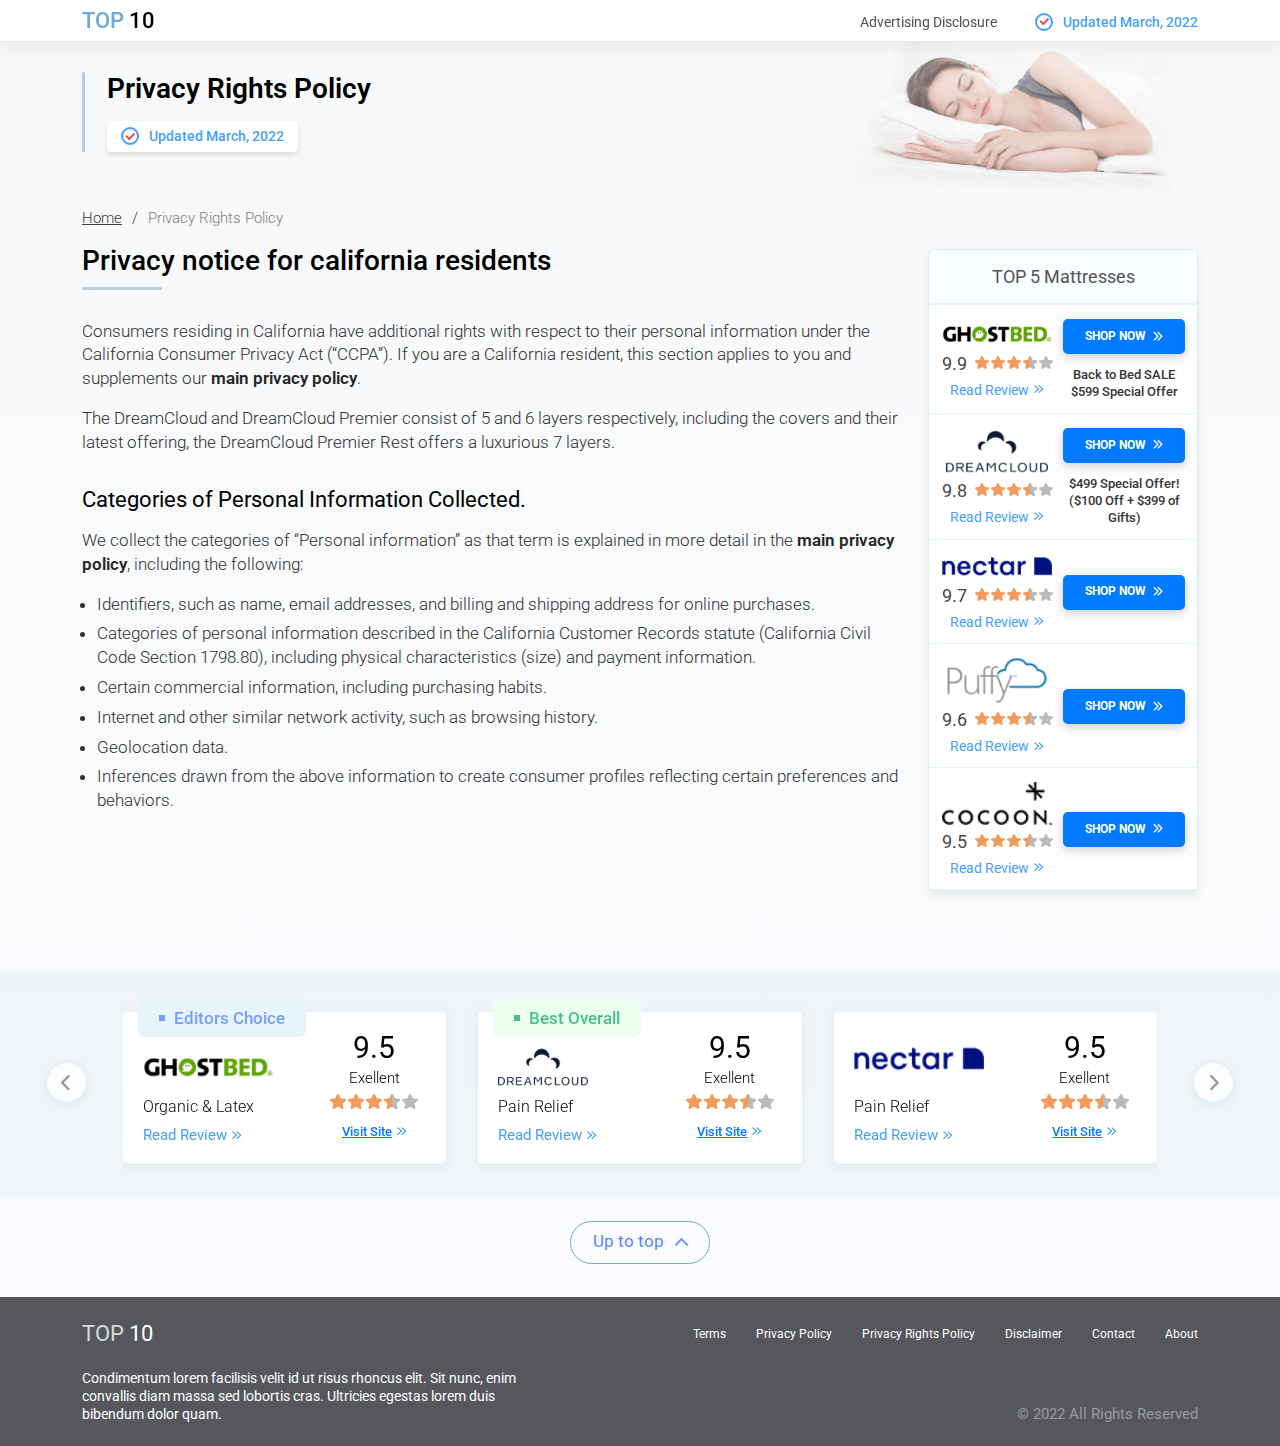
<file: policy.html>
<!DOCTYPE html>
<html lang="en">
  <head>
    <meta charset="UTF-8">
    <meta http-equiv="X-UA-Compatible" content="IE=edge">
    <meta name="viewport" content="width=device-width, initial-scale=1.0">
    <title>Mattress</title>
    <meta property="og:title" content="Mattress">
    <meta property="og:description" content="Consectetur et placerat aliquam in ornare urna dis rhoncus, ac. Elementum amet fames aliquet nunc etiam augue. Odio ac, vestibulum in amet ac vel nulla et blandit..">
    <meta property="og:image" content="https://sijunma.github.io/mattress-comparison2/img/og-image.jpg">
    <meta property="og:image:width" content="950">
    <meta property="og:image:height" content="555">
    <meta property="og:url" content="https://mattress.com">
    <meta property="og:type" content="website">
    <meta property="og:locale" content="en_US">
    <meta name="robots" content="noindex">
    <link rel="icon" href="favicon.png" type="image/x-icon">
    <link rel="shortcut icon" href="favicon.png" type="image/x-icon">
    <link rel="preconnect" href="https://fonts.googleapis.com">
    <link rel="preconnect" href="https://fonts.gstatic.com" crossorigin="">
    <link href="https://fonts.googleapis.com/css2?family=Roboto:wght@300;400;500;600;700&amp;display=swap" rel="stylesheet">
    <link rel="stylesheet" href="css/main.css">
    <link rel="stylesheet" href="css/desktop.css" media="(min-width: 576px)">
  </head>
  <body> 
    <nav class="nav" id="navFixed"> 
      <div class="container"> 
        <div class="nav__wrapper"> <a class="nav__logo logo" href="index.html">TOP <span>10<span></a>
          <div class="nav__controls"> 
            <ul> 
              <li><a class="js-modal-open" href="#" data-target="#disclosure">Advertising Disclosure</a></li>
              <li><span class="nav__upd">Updated March, 2022</span></li>
            </ul>
          </div>
        </div>
      </div>
    </nav>
    <header class="default-header"> 
      <div class="container">   
        <div class="default-header__offer"> 
          <div class="default-header__offer-title">
            <h1>Privacy Rights Policy</h1>
          </div>
          <div class="default-header__offer-upd"> <span>Updated March, 2022</span></div>
        </div>
      </div>
    </header>
    <section class="breadcrumbs"> 
      <div class="container"> 
        <div class="breadcrumbs__list"> 
          <ul> 
            <li><a href="index.html">Home</a></li>
            <li><a class="current">Privacy Rights Policy</a></li>
          </ul>
        </div>
      </div>
    </section>
    <main> 
      <div class="container"> 
        <div class="main-content__wrapper">
          <section class="main-content">
            <article class="article"> 
              <h3 class="title-underline">Privacy notice for california residents</h3>
              <p>Consumers residing in California have additional rights with respect to their personal information under the California Consumer Privacy Act (“CCPA”).  If you are a California resident, this section applies to you and supplements our <a href="#">main privacy policy</a>.</p>
              <p>The DreamCloud and DreamCloud Premier consist of 5 and 6 layers respectively, including the covers and their latest offering, the DreamCloud Premier Rest offers a luxurious 7 layers.</p>
              <h4>Categories of Personal Information Collected.</h4>
              <p>We collect the categories of “Personal information” as that term is explained in more detail in the <a href="#">main privacy policy</a>, including the following:</p>
              <ul> 
                <li>Identifiers, such as name, email addresses, and billing and shipping address for online purchases.</li>
                <li>Categories of personal information described in the California Customer Records statute (California Civil Code Section 1798.80), including physical characteristics (size) and payment information.</li>
                <li>Certain commercial information, including purchasing habits.</li>
                <li>Internet and other similar network activity, such as browsing history.</li>
                <li>Geolocation data.</li>
                <li>Inferences drawn from the above information to create consumer profiles reflecting certain preferences and behaviors.</li>
              </ul>
            </article>
          </section>
          <aside class="aside aside_right" id="aside-review">
            <div class="aside__block aside__block_top">
              <div class="aside__block-title">TOP 5 Mattresses</div>
              <div class="aside__block-content">
                                <div class="top-box__item"> 
                                  <div class="top-box__left"> <a class="top-box__logo" href="#"><img src="img/logo1.webp" alt="GhostBed"></a>
                                    <div class="card-rank top-box__rank"><span class="card-rank__value">9.9</span>
                                      <div class="card-rank__stars"> <span class="star star_full"></span><span class="star star_full"></span><span class="star star_full"></span><span class="star star_half"></span><span class="star star_empty"></span></div>
                                    </div><a class="link link-arrow" href="#">Read Review</a>
                                  </div>
                                  <div class="top-box__right"><a class="btn" href="#shop">Shop now</a>
                                    <div class="top-box__offer">
                                      <p>Back to Bed SALE $599 Special Offer</p>
                                    </div>
                                  </div>
                                </div>
                                <div class="top-box__item"> 
                                  <div class="top-box__left"> <a class="top-box__logo" href="#"><img src="img/logo2.webp" alt="DreamCloud"></a>
                                    <div class="card-rank top-box__rank"><span class="card-rank__value">9.8</span>
                                      <div class="card-rank__stars"> <span class="star star_full"></span><span class="star star_full"></span><span class="star star_full"></span><span class="star star_half"></span><span class="star star_empty"></span></div>
                                    </div><a class="link link-arrow" href="#">Read Review</a>
                                  </div>
                                  <div class="top-box__right"><a class="btn" href="#shop">Shop now</a>
                                    <div class="top-box__offer">
                                      <p>$499 Special Offer! ($100 Off + $399 of Gifts)</p>
                                    </div>
                                  </div>
                                </div>
                                <div class="top-box__item"> 
                                  <div class="top-box__left"> <a class="top-box__logo" href="#"><img src="img/logo3.webp" alt="Nectar"></a>
                                    <div class="card-rank top-box__rank"><span class="card-rank__value">9.7</span>
                                      <div class="card-rank__stars"> <span class="star star_full"></span><span class="star star_full"></span><span class="star star_full"></span><span class="star star_half"></span><span class="star star_empty"></span></div>
                                    </div><a class="link link-arrow" href="#">Read Review</a>
                                  </div>
                                  <div class="top-box__right"><a class="btn" href="#shop">Shop now</a>
                                  </div>
                                </div>
                                <div class="top-box__item"> 
                                  <div class="top-box__left"> <a class="top-box__logo" href="#"><img src="img/logo4.webp" alt="Puffy"></a>
                                    <div class="card-rank top-box__rank"><span class="card-rank__value">9.6</span>
                                      <div class="card-rank__stars"> <span class="star star_full"></span><span class="star star_full"></span><span class="star star_full"></span><span class="star star_half"></span><span class="star star_empty"></span></div>
                                    </div><a class="link link-arrow" href="#">Read Review</a>
                                  </div>
                                  <div class="top-box__right"><a class="btn" href="#shop">Shop now</a>
                                  </div>
                                </div>
                                <div class="top-box__item"> 
                                  <div class="top-box__left"> <a class="top-box__logo" href="#"><img src="img/logo5.webp" alt="Cocoon"></a>
                                    <div class="card-rank top-box__rank"><span class="card-rank__value">9.5</span>
                                      <div class="card-rank__stars"> <span class="star star_full"></span><span class="star star_full"></span><span class="star star_full"></span><span class="star star_half"></span><span class="star star_empty"></span></div>
                                    </div><a class="link link-arrow" href="#">Read Review</a>
                                  </div>
                                  <div class="top-box__right"><a class="btn" href="#shop">Shop now</a>
                                  </div>
                                </div>
              </div>
            </div>
          </aside>
        </div>
      </div>
    </main>
    <section class="cards-slider" id="cardsSlider">
      <div class="container">
        <div class="splide cards-slider__list">
          <div class="splide__track">
            <ul class="splide__list">
              <li class="splide__slide"> 
                              <div class="cards-slider__item slider-card">
                                <div class="slider-card__badge">Editors Choice</div>
                                <div class="slider-card__lft">
                                  <div class="slider-card__logo"><a href="#logo"><img src="img/logo1.webp" alt="GhostBed"></a></div><span class="slider-card__text">Organic &amp; Latex</span><a class="link link-arrow" href="#">Read Review</a>
                                </div>
                                <div class="slider-card__rgt">
                                  <div class="slider-card__rank card-rank"><span class="card-rank__value">9.5</span><span class="card-rank__text">Exellent</span>
                                    <div class="card-rank__stars"> <span class="star star_full"></span><span class="star star_full"></span><span class="star star_full"></span><span class="star star_half"></span><span class="star star_empty"></span></div>
                                  </div><a class="link link-visit link-arrow" href="#">Visit Site</a>
                                </div>
                              </div>
              </li>
              <li class="splide__slide">
                              <div class="cards-slider__item slider-card">
                                <div class="slider-card__badge">Best Overall</div>
                                <div class="slider-card__lft">
                                  <div class="slider-card__logo"><a href="#logo"><img src="img/logo2.webp" alt="DreamCloud"></a></div><span class="slider-card__text">Pain Relief</span><a class="link link-arrow" href="#">Read Review</a>
                                </div>
                                <div class="slider-card__rgt">
                                  <div class="slider-card__rank card-rank"><span class="card-rank__value">9.5</span><span class="card-rank__text">Exellent</span>
                                    <div class="card-rank__stars"> <span class="star star_full"></span><span class="star star_full"></span><span class="star star_full"></span><span class="star star_half"></span><span class="star star_empty"></span></div>
                                  </div><a class="link link-visit link-arrow" href="#">Visit Site</a>
                                </div>
                              </div>
              </li>
              <li class="splide__slide">
                              <div class="cards-slider__item slider-card">
                                <div class="slider-card__lft">
                                  <div class="slider-card__logo"><a href="#logo"><img src="img/logo3.webp" alt="Nectar"></a></div><span class="slider-card__text">Pain Relief</span><a class="link link-arrow" href="#">Read Review</a>
                                </div>
                                <div class="slider-card__rgt">
                                  <div class="slider-card__rank card-rank"><span class="card-rank__value">9.5</span><span class="card-rank__text">Exellent</span>
                                    <div class="card-rank__stars"> <span class="star star_full"></span><span class="star star_full"></span><span class="star star_full"></span><span class="star star_half"></span><span class="star star_empty"></span></div>
                                  </div><a class="link link-visit link-arrow" href="#">Visit Site</a>
                                </div>
                              </div>
              </li>
              <li class="splide__slide">               
                              <div class="cards-slider__item slider-card">
                                <div class="slider-card__lft">
                                  <div class="slider-card__logo"><a href="#logo"><img src="img/logo4.webp" alt="Puffy"></a></div><span class="slider-card__text">Two Sided Mattress</span><a class="link link-arrow" href="#">Read Review</a>
                                </div>
                                <div class="slider-card__rgt">
                                  <div class="slider-card__rank card-rank"><span class="card-rank__value">9.5</span><span class="card-rank__text">Exellent</span>
                                    <div class="card-rank__stars"> <span class="star star_full"></span><span class="star star_full"></span><span class="star star_full"></span><span class="star star_half"></span><span class="star star_empty"></span></div>
                                  </div><a class="link link-visit link-arrow" href="#">Visit Site</a>
                                </div>
                              </div>
              </li>
              <li class="splide__slide">
                              <div class="cards-slider__item slider-card">
                                <div class="slider-card__lft">
                                  <div class="slider-card__logo"><a href="#logo"><img src="img/logo5.webp" alt="Cocoon"></a></div><span class="slider-card__text">Two Sided Mattress</span><a class="link link-arrow" href="#">Read Review</a>
                                </div>
                                <div class="slider-card__rgt">
                                  <div class="slider-card__rank card-rank"><span class="card-rank__value">9.5</span><span class="card-rank__text">Exellent</span>
                                    <div class="card-rank__stars"> <span class="star star_full"></span><span class="star star_full"></span><span class="star star_full"></span><span class="star star_half"></span><span class="star star_empty"></span></div>
                                  </div><a class="link link-visit link-arrow" href="#">Visit Site</a>
                                </div>
                              </div>
              </li>
              <li class="splide__slide">
                              <div class="cards-slider__item slider-card">
                                <div class="slider-card__lft">
                                  <div class="slider-card__logo"><a href="#logo"><img src="img/logo6.webp" alt="Premier by Nectar"></a></div><span class="slider-card__text">Two Sided Mattress</span><a class="link link-arrow" href="#">Read Review</a>
                                </div>
                                <div class="slider-card__rgt">
                                  <div class="slider-card__rank card-rank"><span class="card-rank__value">9.5</span><span class="card-rank__text">Exellent</span>
                                    <div class="card-rank__stars"> <span class="star star_full"></span><span class="star star_full"></span><span class="star star_full"></span><span class="star star_half"></span><span class="star star_empty"></span></div>
                                  </div><a class="link link-visit link-arrow" href="#">Visit Site</a>
                                </div>
                              </div>
              </li>
              <li class="splide__slide">
                              <div class="cards-slider__item slider-card">
                                <div class="slider-card__lft">
                                  <div class="slider-card__logo"><a href="#logo"><img src="img/logo7.webp" alt="Layla"></a></div><span class="slider-card__text"></span><a class="link link-arrow" href="#">Read Review</a>
                                </div>
                                <div class="slider-card__rgt">
                                  <div class="slider-card__rank card-rank"><span class="card-rank__value">9.5</span><span class="card-rank__text">Exellent</span>
                                    <div class="card-rank__stars"> <span class="star star_full"></span><span class="star star_full"></span><span class="star star_full"></span><span class="star star_half"></span><span class="star star_empty"></span></div>
                                  </div><a class="link link-visit link-arrow" href="#">Visit Site</a>
                                </div>
                              </div>
              </li>
              <li class="splide__slide">
                              <div class="cards-slider__item slider-card">
                                <div class="slider-card__lft">
                                  <div class="slider-card__logo"><a href="#logo"><img src="img/logo8.webp" alt="Awara"></a></div><span class="slider-card__text"></span><a class="link link-arrow" href="#">Read Review</a>
                                </div>
                                <div class="slider-card__rgt">
                                  <div class="slider-card__rank card-rank"><span class="card-rank__value">9.5</span><span class="card-rank__text">Exellent</span>
                                    <div class="card-rank__stars"> <span class="star star_full"></span><span class="star star_full"></span><span class="star star_full"></span><span class="star star_half"></span><span class="star star_empty"></span></div>
                                  </div><a class="link link-visit link-arrow" href="#">Visit Site</a>
                                </div>
                              </div>
              </li>
              <li class="splide__slide">
                              <div class="cards-slider__item slider-card">
                                <div class="slider-card__lft">
                                  <div class="slider-card__logo"><a href="#logo"><img src="img/logo9.webp" alt="Level sleep"></a></div><span class="slider-card__text"></span><a class="link link-arrow" href="#">Read Review</a>
                                </div>
                                <div class="slider-card__rgt">
                                  <div class="slider-card__rank card-rank"><span class="card-rank__value">9.5</span><span class="card-rank__text">Exellent</span>
                                    <div class="card-rank__stars"> <span class="star star_full"></span><span class="star star_full"></span><span class="star star_full"></span><span class="star star_half"></span><span class="star star_empty"></span></div>
                                  </div><a class="link link-visit link-arrow" href="#">Visit Site</a>
                                </div>
                              </div>
              </li>
              <li class="splide__slide">
                              <div class="cards-slider__item slider-card">
                                <div class="slider-card__lft">
                                  <div class="slider-card__logo"><a href="#logo"><img src="img/logo10.webp" alt="PlushBeds"></a></div><span class="slider-card__text"></span><a class="link link-arrow" href="#">Read Review</a>
                                </div>
                                <div class="slider-card__rgt">
                                  <div class="slider-card__rank card-rank"><span class="card-rank__value">9.5</span><span class="card-rank__text">Exellent</span>
                                    <div class="card-rank__stars"> <span class="star star_full"></span><span class="star star_full"></span><span class="star star_full"></span><span class="star star_half"></span><span class="star star_empty"></span></div>
                                  </div><a class="link link-visit link-arrow" href="#">Visit Site</a>
                                </div>
                              </div>
              </li>
            </ul>
          </div>
          <div class="splide__arrows">
            <button class="splide__arrow splide__arrow--prev"></button>
            <button class="splide__arrow splide__arrow--next"></button>
          </div>
        </div>
      </div>
    </section>
    <section class="to-top"> 
      <div class="container"> <a class="to-top__link" href="#">Up to top</a></div>
    </section>
    <footer class="footer"> 
      <div class="container"> 
        <div class="row"> 
          <div class="col-md-2"> <a class="footer__logo" href="#">TOP&nbsp;<span> 10<span></a></div>
          <div class="col-md-10"> 
            <div class="footer__links"> 
              <ul> 
                <li><a href="#">Terms</a></li>
                <li><a href="policy.html">Privacy Policy</a></li>
                <li><a href="#">Privacy Rights Policy</a></li>
                <li><a href="#">Disclaimer</a></li>
                <li><a href="#">Contact</a></li>
                <li><a href="#">About</a></li>
              </ul>
            </div>
          </div>
        </div>
        <div class="row"> 
          <div class="col-md-8 col-lg-5">
            <div class="footer__desc">  
              <p>Condimentum lorem facilisis velit id ut risus rhoncus elit. Sit nunc, enim convallis diam massa sed lobortis cras. Ultricies egestas lorem duis bibendum dolor quam. </p>
            </div>
          </div>
          <div class="col-md-4 col-lg-7"> 
            <div class="footer__copy"> 
              <p>© 2022 All Rights Reserved</p>
            </div>
          </div>
        </div>
      </div>
    </footer>
    <div class="modal" id="disclosure" tabindex="-1" role="dialog">
      <div class="modal-backdrop"></div>
      <div class="modal-dialog" role="document">
        <div class="modal-content">
          <div class="modal-header">
            <h4>Full Disclosure</h4>
            <button class="btn-close" type="button" data-bs-dismiss="modal" aria-label="Close"></button>
          </div>
          <div class="modal-body">
            <p>MattressVerdict.com is a mattress reviews website. Our website compares leading brands, provides detailed reviews about the mattresses construction, warranty, return policy and more. We do not list all mattress brands out there, nor do we cover all aspects of brands we list. We do our best to keep the information accurate, but we can't promise you that it is. Mattress companies often change their product as well as their prices, warranty periods and more.The best way to get accurate information is to go to their respective official websites. We receive referral fees from the brands on the website. We do our best to provide accurate information. Fees impact rankings, rating and reviews.</p>
            <p>For more information on how we rate <a href="#">Click Here</a></p>
          </div>
        </div>
      </div>
    </div>
    <div class="modal" id="mainModal" tabindex="-1" role="dialog">
      <div class="modal-backdrop"></div>
      <div class="modal-dialog" role="document">
        <div class="modal-content">
          <div class="modal-header">
            <button class="btn-close" type="button" data-bs-dismiss="modal" aria-label="Close"></button>
          </div>
          <div class="modal-body">
            <div class="modal-main__bg"> <img class="modal-main__bg-img" src="img/modals/modal-main-bg.webp"><a class="modal-main__bg-logo" href="#logo"> <img src="img/modals/modal-main-logo.webp"></a></div>
            <div class="modal-main__content">
              <div class="offer-line_big"> 
                <p>Get $200 OFF +</p>
              </div>
              <div class="offer-line_small"> 
                <p>$499 in Accessories Included</p>
              </div><a class="btn btn-primary" href="#shop">Shop now</a>
            </div>
          </div>
        </div>
      </div>
    </div>
    <script src="js/script.js"> </script>
  </body>
</html>
</file>
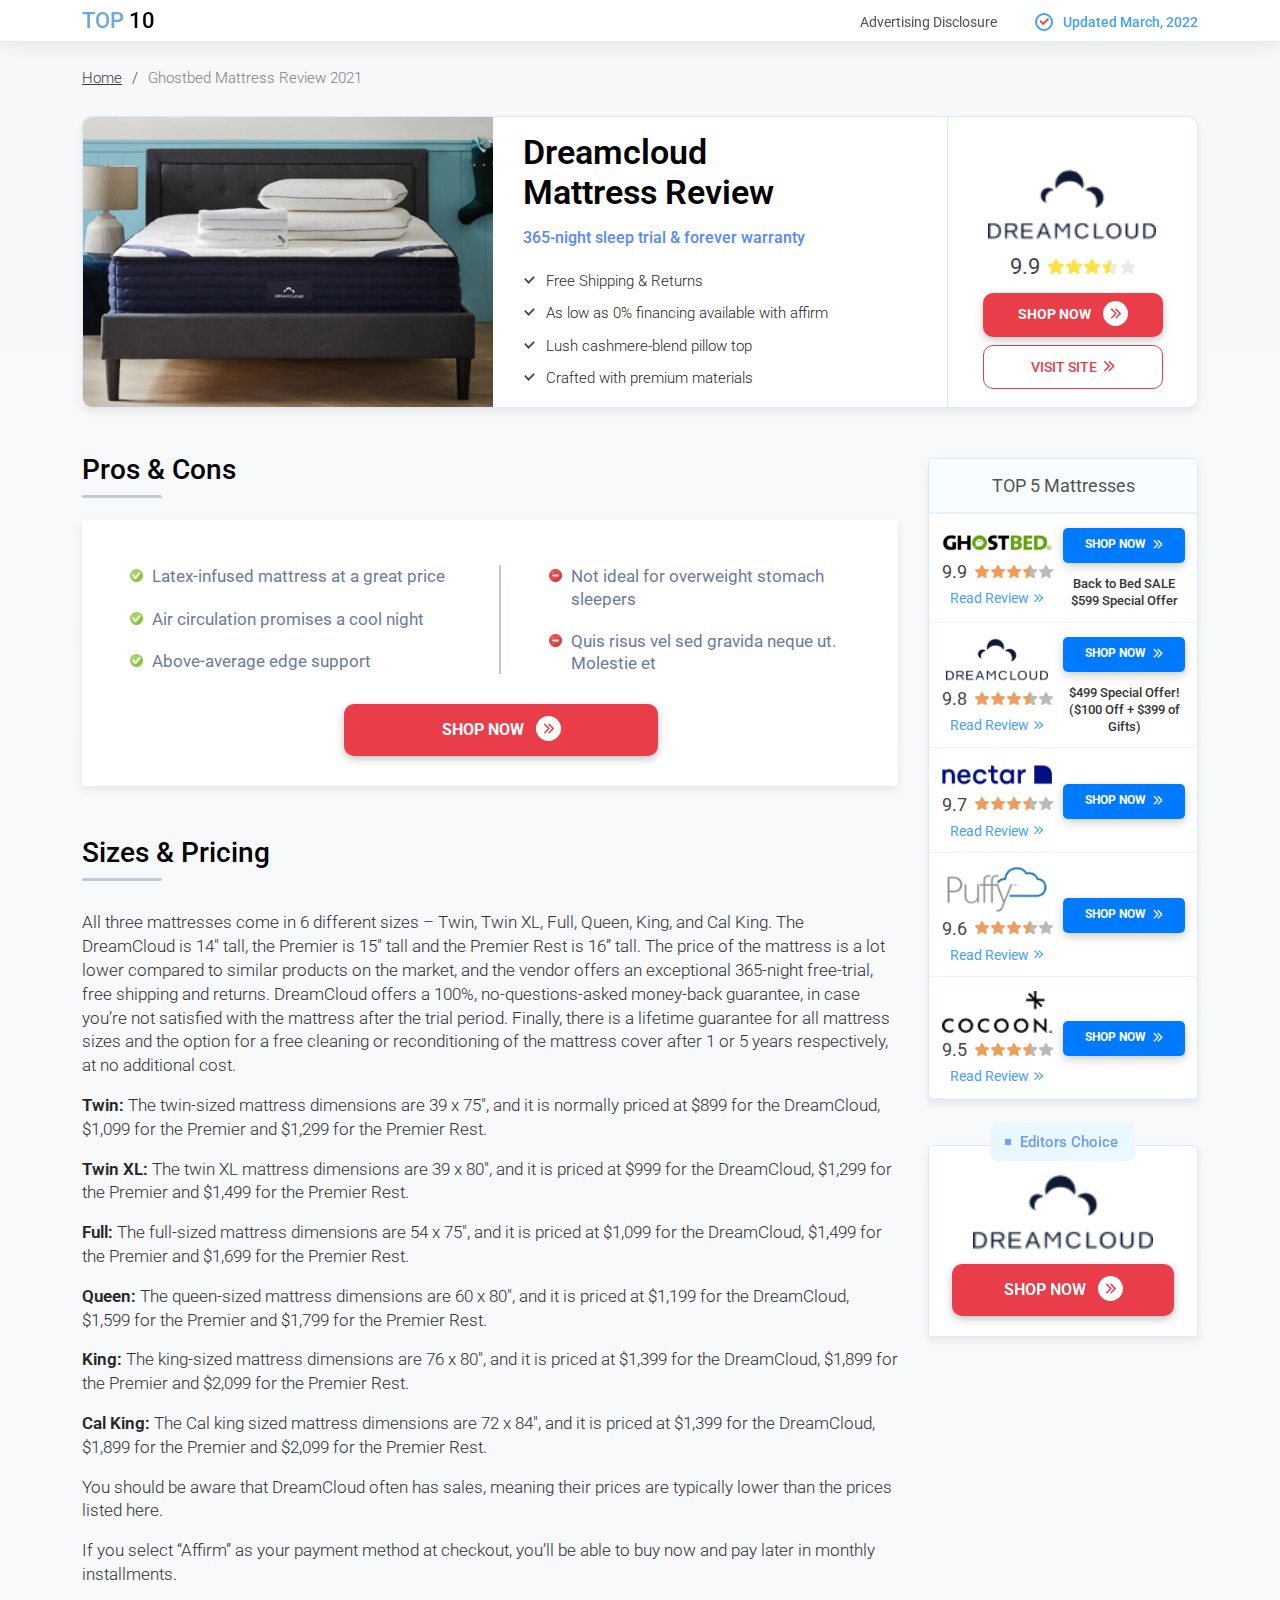
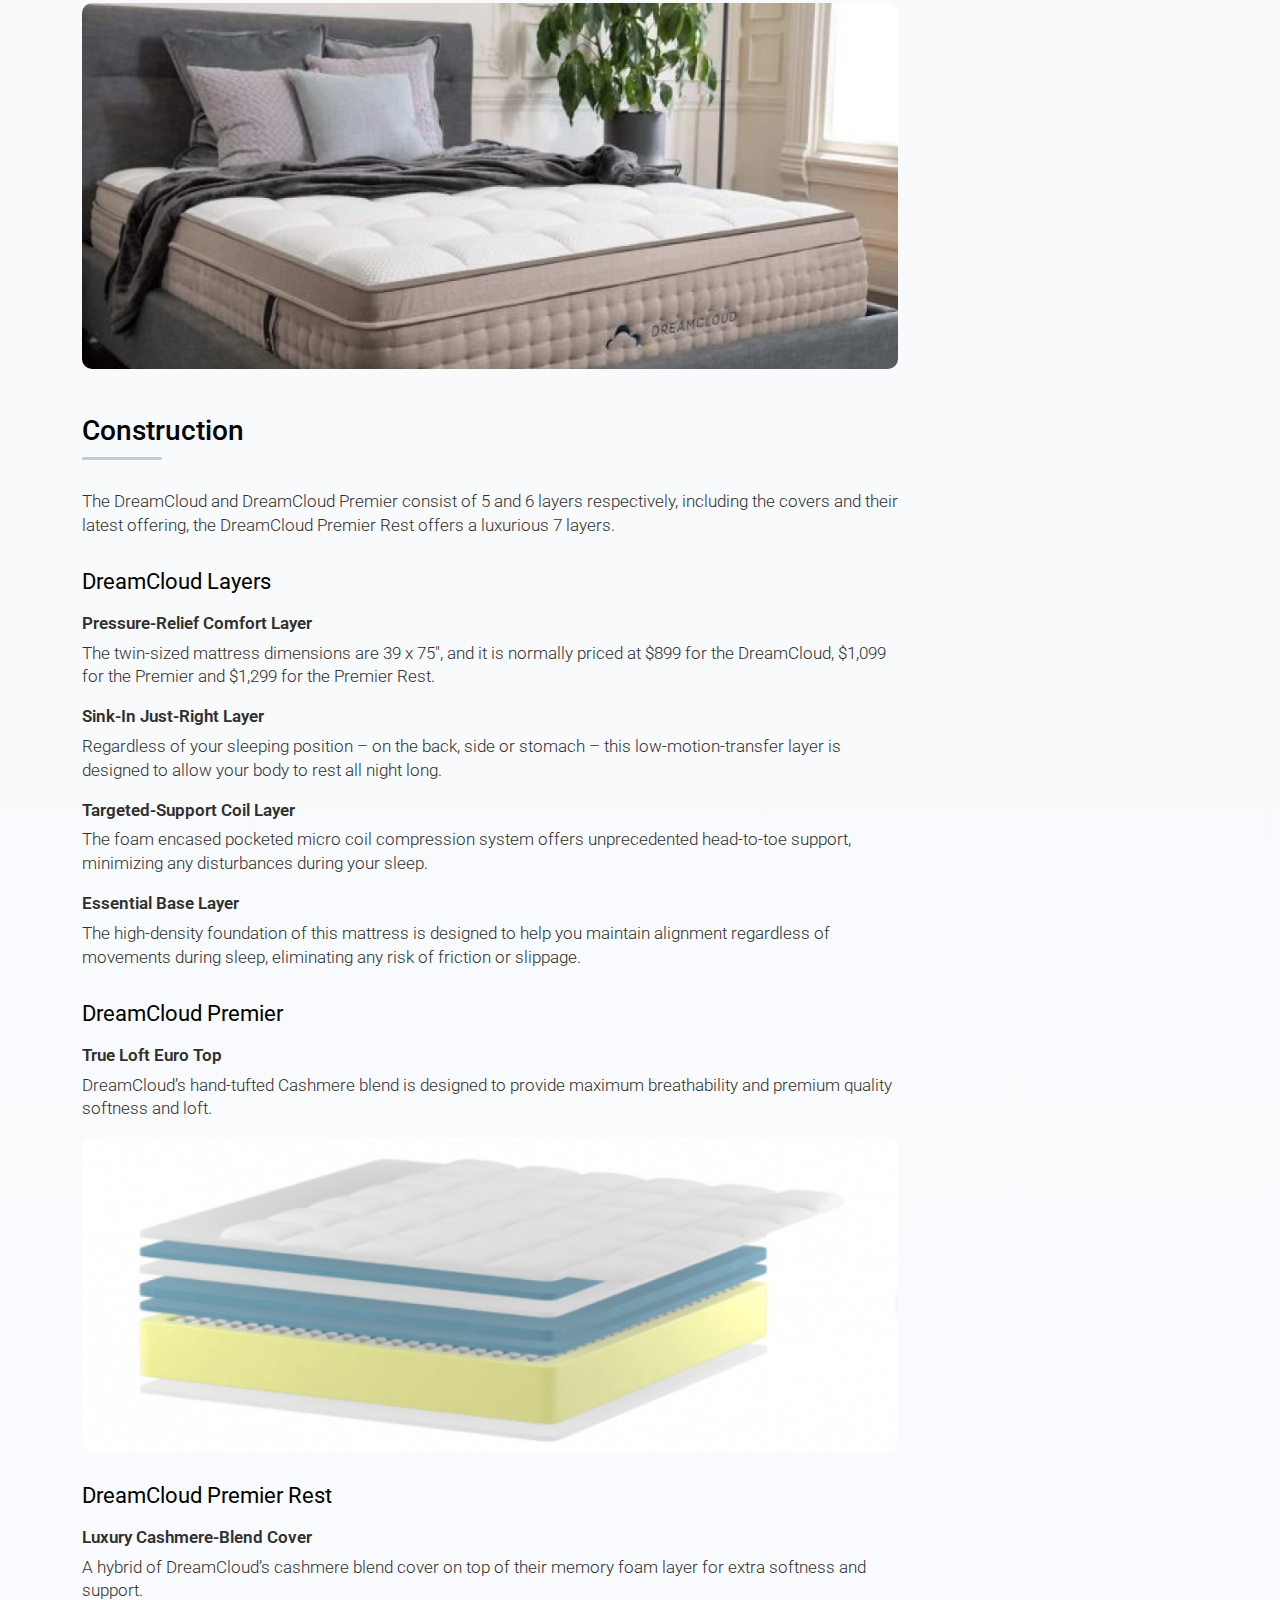
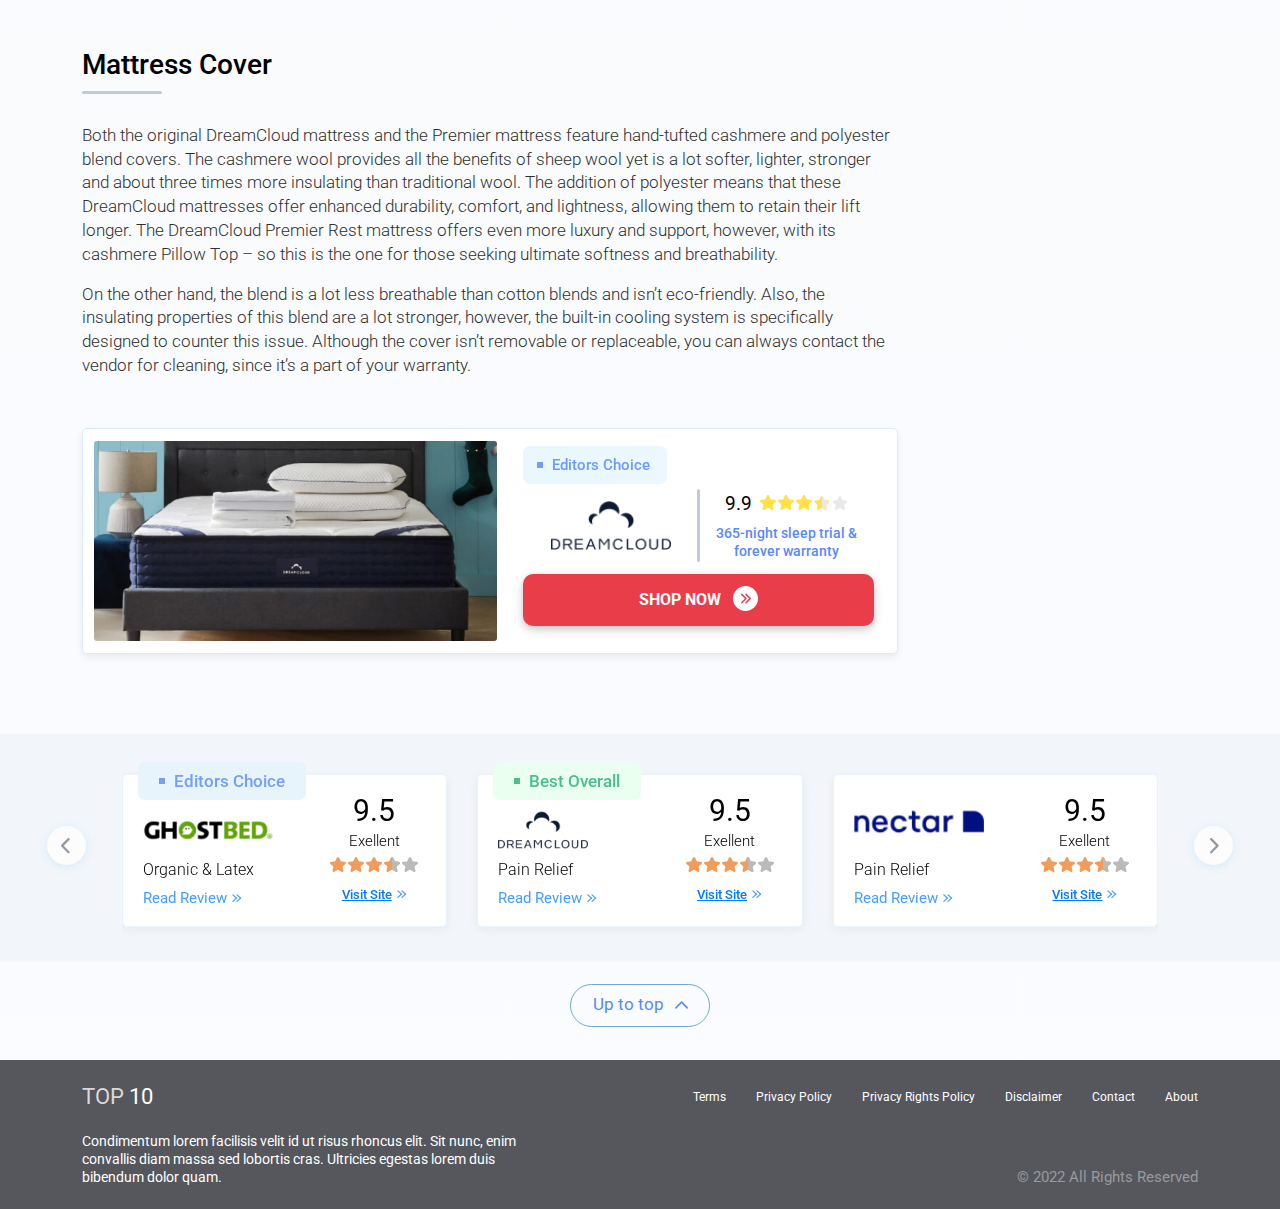
<file: review.html>
<!DOCTYPE html>
<html lang="en">
  <head>
    <meta charset="UTF-8">
    <meta http-equiv="X-UA-Compatible" content="IE=edge">
    <meta name="viewport" content="width=device-width, initial-scale=1.0">
    <title>Mattress</title>
    <meta property="og:title" content="Mattress">
    <meta property="og:description" content="Consectetur et placerat aliquam in ornare urna dis rhoncus, ac. Elementum amet fames aliquet nunc etiam augue. Odio ac, vestibulum in amet ac vel nulla et blandit..">
    <meta property="og:image" content="https://sijunma.github.io/mattress-comparison2/img/og-image.jpg">
    <meta property="og:image:width" content="950">
    <meta property="og:image:height" content="555">
    <meta property="og:url" content="https://mattress.com">
    <meta property="og:type" content="website">
    <meta property="og:locale" content="en_US">
    <meta name="robots" content="noindex">
    <link rel="icon" href="favicon.png" type="image/x-icon">
    <link rel="shortcut icon" href="favicon.png" type="image/x-icon">
    <link rel="preconnect" href="https://fonts.googleapis.com">
    <link rel="preconnect" href="https://fonts.gstatic.com" crossorigin="">
    <link href="https://fonts.googleapis.com/css2?family=Roboto:wght@300;400;500;600;700&amp;display=swap" rel="stylesheet">
    <link rel="stylesheet" href="css/main.css">
    <link rel="stylesheet" href="css/desktop.css" media="(min-width: 576px)">
  </head>
  <body> 
    <nav class="nav" id="navFixed"> 
      <div class="container"> 
        <div class="nav__wrapper"> <a class="nav__logo logo" href="index.html">TOP <span>10<span></a>
          <div class="nav__controls"> 
            <ul> 
              <li><a class="js-modal-open" href="#" data-target="#disclosure">Advertising Disclosure</a></li>
              <li><span class="nav__upd">Updated March, 2022</span></li>
            </ul>
          </div>
        </div>
      </div>
    </nav>
    <section class="breadcrumbs"> 
      <div class="container"> 
        <div class="breadcrumbs__list"> 
          <ul> 
            <li><a href="index.html">Home</a></li>
            <li><a class="current">Ghostbed Mattress Review 2021</a></li>
          </ul>
        </div>
      </div>
    </section>
    <header class="review-header"> 
      <div class="container">   
        <div class="review-header__wrapper"> 
          <div class="review-header__information">
            <h1>Dreamcloud Mattress&nbsp;Review</h1>
            <div class="review-header__offer">
              <p>365-night sleep trial & forever warranty</p>
            </div>
            <div class="review-header__list"> 
              <ul>
                <li>Free Shipping & Returns</li>
                <li>As low as 0% financing available with affirm</li>
                <li>Lush cashmere-blend pillow top</li>
                <li>Crafted with premium materials</li>
              </ul>
            </div>
          </div>
          <div class="review-header__img"><img src="img/review__img1.jpg"></div>
          <div class="review-header__controls"> 
            <div class="review-header__logo-group">
              <div class="review-header__brand"> <a class="review-header__brand-logo" href="#"><img src="img/logo2.webp" alt="DreamCloud"></a></div>
              <div class="card-rank review-header__rank"><span class="card-rank__value">9.9</span>
                <div class="card-rank__stars"> <span class="star star_full"></span><span class="star star_full"></span><span class="star star_full"></span><span class="star star_half"></span><span class="star star_empty"></span></div>
              </div>
            </div>
            <div class="review-header__cta-group"><a class="btn btn-primary" href="#shop">Shop now</a><a class="btn-line" href="#site">Visit Site</a></div>
          </div>
        </div>
      </div>
    </header>
    <main> 
      <div class="container"> 
        <div class="main-content__wrapper">
          <section class="main-content">
            <div class="review__block"> 
              <h3 class="title-underline">Pros & Cons</h3>
              <div class="pros-cons"> 
                <div class="pros-cons__wrapper"> 
                  <ul class="pros-cons__plus">
                    <li>Latex-infused mattress at a great price</li>
                    <li>Air circulation promises a cool night</li>
                    <li>Above-average edge support</li>
                  </ul>
                  <ul class="pros-cons__minus">
                    <li>Not ideal for overweight stomach sleepers</li>
                    <li>Quis risus vel sed gravida neque ut. Molestie et</li>
                  </ul>
                </div>
                <div class="pros-cons__btn"> <a class="btn btn-primary" href="#shop">Shop now</a></div>
              </div>
            </div>
            <div class="review__block">
              <article class="article"> 
                <div class="article-wrapper">
                  <h3 class="title-underline">Sizes &amp; Pricing</h3>
                  <p>All three mattresses come in 6 different sizes – Twin, Twin XL, Full, Queen, King, and Cal King. The DreamCloud is 14″ tall, the Premier is 15″ tall and the Premier Rest is 16” tall. The price of the mattress is a lot lower compared to similar products on the market, and the vendor offers an exceptional 365-night free-trial, free shipping and returns. DreamCloud offers a 100%, no-questions-asked money-back guarantee, in case you’re not satisfied with the mattress after the trial period. Finally, there is a lifetime guarantee for all mattress sizes and the option for a free cleaning or reconditioning of the mattress cover after 1 or 5 years respectively, at no additional cost.</p>
                  <p><b>Twin:</b> The twin-sized mattress dimensions are 39 x 75″, and it is normally priced at $899 for the DreamCloud, $1,099 for the Premier and $1,299 for the Premier Rest.</p>
                  <p><b>Twin XL:</b> The twin XL mattress dimensions are 39 x 80″, and it is priced at $999 for the DreamCloud, $1,299 for the Premier and $1,499 for the Premier Rest.</p>
                  <p><b>Full:</b> The full-sized mattress dimensions are 54 x 75″, and it is priced at $1,099 for the DreamCloud, $1,499 for the Premier and $1,699 for the Premier Rest.</p>
                  <p><b>Queen:</b> The queen-sized mattress dimensions are 60 x 80″, and it is priced at $1,199 for the DreamCloud, $1,599 for the Premier and $1,799 for the Premier Rest.</p>
                  <p><b>King:</b> The king-sized mattress dimensions are 76 x 80″, and it is priced at $1,399 for the DreamCloud, $1,899 for the Premier and $2,099 for the Premier Rest.</p>
                  <p><b>Cal King:</b> The Cal king sized mattress dimensions are 72 x 84″, and it is priced at $1,399 for the DreamCloud, $1,899 for the Premier and $2,099 for the Premier Rest.</p>
                  <p>You should be aware that DreamCloud often has sales, meaning their prices are typically lower than the prices listed here.</p>
                  <p>If you select “Affirm” as your payment method at checkout, you’ll be able to buy now and pay later in monthly installments.</p><img src="img/review__article-img1.webp" alt="Review">
                  <h3 class="title-underline">Construction</h3>
                  <p>The DreamCloud and DreamCloud Premier consist of 5 and 6 layers respectively, including the covers and their latest offering, the DreamCloud Premier Rest offers a luxurious 7 layers.</p>
                  <h4>DreamCloud Layers</h4>
                  <h6>Pressure-Relief Comfort Layer</h6>
                  <p>The twin-sized mattress dimensions are 39 x 75″, and it is normally priced at $899 for the DreamCloud, $1,099 for the Premier and $1,299 for the Premier Rest.</p>
                  <h6>Sink-In Just-Right Layer</h6>
                  <p>Regardless of your sleeping position – on the back, side or stomach – this low-motion-transfer layer is designed to allow your body to rest all night long.</p>
                  <h6>Targeted-Support Coil Layer</h6>
                  <p>The foam encased pocketed micro coil compression system offers unprecedented head-to-toe support, minimizing any disturbances during your sleep.</p>
                  <h6>Essential Base Layer</h6>
                  <p>The high-density foundation of this mattress is designed to help you maintain alignment regardless of movements during sleep, eliminating any risk of friction or slippage.</p>
                  <h4>DreamCloud Premier</h4>
                  <h6>True Loft Euro Top</h6>
                  <p>DreamCloud’s hand-tufted Cashmere blend is designed to provide maximum breathability and premium quality softness and loft.</p><img src="img/review__article-img2.webp" alt="Review">
                  <h4>DreamCloud Premier Rest</h4>
                  <h6>Luxury Cashmere-Blend Cover</h6>
                  <p>A hybrid of DreamCloud’s cashmere blend cover on top of their memory foam layer for extra softness and support.</p>
                  <h3 class="title-underline">Mattress Cover</h3>
                  <p>Both the original DreamCloud mattress and the Premier mattress feature hand-tufted cashmere and polyester blend covers. The cashmere wool provides all the benefits of sheep wool yet is a lot softer, lighter, stronger and about three times more insulating than traditional wool. The addition of polyester means that these DreamCloud mattresses offer enhanced durability, comfort, and lightness, allowing them to retain their lift longer. The DreamCloud Premier Rest mattress offers even more luxury and support, however, with its cashmere Pillow Top – so this is the one for those seeking ultimate softness and breathability.</p>
                  <p>On the other hand, the blend is a lot less breathable than cotton blends and isn’t eco-friendly. Also, the insulating properties of this blend are a lot stronger, however, the built-in cooling system is specifically designed to counter this issue. Although the cover isn’t removable or replaceable, you can always contact the vendor for cleaning, since it’s a part of your warranty.</p>
                </div>
              </article>
            </div>
            <div class="review__block"> 
              <div class="review-end"> 
                <div class="review-end__wrapper"> 
                  <div class="review-end__img"><img src="img/review__img1.jpg" alt="Review"></div>
                  <div class="review-end__content">
                    <div class="review-end__badge badge_blue">Editors Choice</div>
                    <div class="review-end__box"> <a class="review-end__logo" href="#"><img src="img/logo2.webp" alt="DreamCloud"></a>
                      <div class="review-end__rank-group"> 
                        <div class="card-rank review-end__rank"><span class="card-rank__value">9.9</span>
                          <div class="card-rank__stars"> <span class="star star_full"></span><span class="star star_full"></span><span class="star star_full"></span><span class="star star_half"></span><span class="star star_empty"></span></div>
                        </div>
                        <div class="review-end__offer">
                          <p>365-night sleep trial & forever warranty</p>
                        </div>
                      </div>
                    </div>
                    <div class="review-end__cta"><a class="btn btn-primary" href="#shop">Shop now</a></div>
                  </div>
                </div>
              </div>
            </div>
          </section>
          <aside class="aside aside_right" id="aside-review">
            <div class="aside__block aside__block_top">
              <div class="aside__block-title">TOP 5 Mattresses</div>
              <div class="aside__block-content">
                                <div class="top-box__item"> 
                                  <div class="top-box__left"> <a class="top-box__logo" href="#"><img src="img/logo1.webp" alt="GhostBed"></a>
                                    <div class="card-rank top-box__rank"><span class="card-rank__value">9.9</span>
                                      <div class="card-rank__stars"> <span class="star star_full"></span><span class="star star_full"></span><span class="star star_full"></span><span class="star star_half"></span><span class="star star_empty"></span></div>
                                    </div><a class="link link-arrow" href="#">Read Review</a>
                                  </div>
                                  <div class="top-box__right"><a class="btn" href="#shop">Shop now</a>
                                    <div class="top-box__offer">
                                      <p>Back to Bed SALE $599 Special Offer</p>
                                    </div>
                                  </div>
                                </div>
                                <div class="top-box__item"> 
                                  <div class="top-box__left"> <a class="top-box__logo" href="#"><img src="img/logo2.webp" alt="DreamCloud"></a>
                                    <div class="card-rank top-box__rank"><span class="card-rank__value">9.8</span>
                                      <div class="card-rank__stars"> <span class="star star_full"></span><span class="star star_full"></span><span class="star star_full"></span><span class="star star_half"></span><span class="star star_empty"></span></div>
                                    </div><a class="link link-arrow" href="#">Read Review</a>
                                  </div>
                                  <div class="top-box__right"><a class="btn" href="#shop">Shop now</a>
                                    <div class="top-box__offer">
                                      <p>$499 Special Offer! ($100 Off + $399 of Gifts)</p>
                                    </div>
                                  </div>
                                </div>
                                <div class="top-box__item"> 
                                  <div class="top-box__left"> <a class="top-box__logo" href="#"><img src="img/logo3.webp" alt="Nectar"></a>
                                    <div class="card-rank top-box__rank"><span class="card-rank__value">9.7</span>
                                      <div class="card-rank__stars"> <span class="star star_full"></span><span class="star star_full"></span><span class="star star_full"></span><span class="star star_half"></span><span class="star star_empty"></span></div>
                                    </div><a class="link link-arrow" href="#">Read Review</a>
                                  </div>
                                  <div class="top-box__right"><a class="btn" href="#shop">Shop now</a>
                                  </div>
                                </div>
                                <div class="top-box__item"> 
                                  <div class="top-box__left"> <a class="top-box__logo" href="#"><img src="img/logo4.webp" alt="Puffy"></a>
                                    <div class="card-rank top-box__rank"><span class="card-rank__value">9.6</span>
                                      <div class="card-rank__stars"> <span class="star star_full"></span><span class="star star_full"></span><span class="star star_full"></span><span class="star star_half"></span><span class="star star_empty"></span></div>
                                    </div><a class="link link-arrow" href="#">Read Review</a>
                                  </div>
                                  <div class="top-box__right"><a class="btn" href="#shop">Shop now</a>
                                  </div>
                                </div>
                                <div class="top-box__item"> 
                                  <div class="top-box__left"> <a class="top-box__logo" href="#"><img src="img/logo5.webp" alt="Cocoon"></a>
                                    <div class="card-rank top-box__rank"><span class="card-rank__value">9.5</span>
                                      <div class="card-rank__stars"> <span class="star star_full"></span><span class="star star_full"></span><span class="star star_full"></span><span class="star star_half"></span><span class="star star_empty"></span></div>
                                    </div><a class="link link-arrow" href="#">Read Review</a>
                                  </div>
                                  <div class="top-box__right"><a class="btn" href="#shop">Shop now</a>
                                  </div>
                                </div>
              </div>
            </div>
            <div class="aside__block aside__block_m-none">
              <div class="aside__block-content">
                <div class="aside__block-badge badge_blue">Editors Choice</div><a class="aside__block-logo" href="#"><img src="img/logo2.webp" alt="DreamCloud"></a><a class="btn btn-primary" href="#shop">Shop now</a>
              </div>
            </div>
          </aside>
        </div>
      </div>
    </main>
    <section class="cards-slider" id="cardsSlider">
      <div class="container">
        <div class="splide cards-slider__list">
          <div class="splide__track">
            <ul class="splide__list">
              <li class="splide__slide"> 
                              <div class="cards-slider__item slider-card">
                                <div class="slider-card__badge">Editors Choice</div>
                                <div class="slider-card__lft">
                                  <div class="slider-card__logo"><a href="#logo"><img src="img/logo1.webp" alt="GhostBed"></a></div><span class="slider-card__text">Organic &amp; Latex</span><a class="link link-arrow" href="#">Read Review</a>
                                </div>
                                <div class="slider-card__rgt">
                                  <div class="slider-card__rank card-rank"><span class="card-rank__value">9.5</span><span class="card-rank__text">Exellent</span>
                                    <div class="card-rank__stars"> <span class="star star_full"></span><span class="star star_full"></span><span class="star star_full"></span><span class="star star_half"></span><span class="star star_empty"></span></div>
                                  </div><a class="link link-visit link-arrow" href="#">Visit Site</a>
                                </div>
                              </div>
              </li>
              <li class="splide__slide">
                              <div class="cards-slider__item slider-card">
                                <div class="slider-card__badge">Best Overall</div>
                                <div class="slider-card__lft">
                                  <div class="slider-card__logo"><a href="#logo"><img src="img/logo2.webp" alt="DreamCloud"></a></div><span class="slider-card__text">Pain Relief</span><a class="link link-arrow" href="#">Read Review</a>
                                </div>
                                <div class="slider-card__rgt">
                                  <div class="slider-card__rank card-rank"><span class="card-rank__value">9.5</span><span class="card-rank__text">Exellent</span>
                                    <div class="card-rank__stars"> <span class="star star_full"></span><span class="star star_full"></span><span class="star star_full"></span><span class="star star_half"></span><span class="star star_empty"></span></div>
                                  </div><a class="link link-visit link-arrow" href="#">Visit Site</a>
                                </div>
                              </div>
              </li>
              <li class="splide__slide">
                              <div class="cards-slider__item slider-card">
                                <div class="slider-card__lft">
                                  <div class="slider-card__logo"><a href="#logo"><img src="img/logo3.webp" alt="Nectar"></a></div><span class="slider-card__text">Pain Relief</span><a class="link link-arrow" href="#">Read Review</a>
                                </div>
                                <div class="slider-card__rgt">
                                  <div class="slider-card__rank card-rank"><span class="card-rank__value">9.5</span><span class="card-rank__text">Exellent</span>
                                    <div class="card-rank__stars"> <span class="star star_full"></span><span class="star star_full"></span><span class="star star_full"></span><span class="star star_half"></span><span class="star star_empty"></span></div>
                                  </div><a class="link link-visit link-arrow" href="#">Visit Site</a>
                                </div>
                              </div>
              </li>
              <li class="splide__slide">               
                              <div class="cards-slider__item slider-card">
                                <div class="slider-card__lft">
                                  <div class="slider-card__logo"><a href="#logo"><img src="img/logo4.webp" alt="Puffy"></a></div><span class="slider-card__text">Two Sided Mattress</span><a class="link link-arrow" href="#">Read Review</a>
                                </div>
                                <div class="slider-card__rgt">
                                  <div class="slider-card__rank card-rank"><span class="card-rank__value">9.5</span><span class="card-rank__text">Exellent</span>
                                    <div class="card-rank__stars"> <span class="star star_full"></span><span class="star star_full"></span><span class="star star_full"></span><span class="star star_half"></span><span class="star star_empty"></span></div>
                                  </div><a class="link link-visit link-arrow" href="#">Visit Site</a>
                                </div>
                              </div>
              </li>
              <li class="splide__slide">
                              <div class="cards-slider__item slider-card">
                                <div class="slider-card__lft">
                                  <div class="slider-card__logo"><a href="#logo"><img src="img/logo5.webp" alt="Cocoon"></a></div><span class="slider-card__text">Two Sided Mattress</span><a class="link link-arrow" href="#">Read Review</a>
                                </div>
                                <div class="slider-card__rgt">
                                  <div class="slider-card__rank card-rank"><span class="card-rank__value">9.5</span><span class="card-rank__text">Exellent</span>
                                    <div class="card-rank__stars"> <span class="star star_full"></span><span class="star star_full"></span><span class="star star_full"></span><span class="star star_half"></span><span class="star star_empty"></span></div>
                                  </div><a class="link link-visit link-arrow" href="#">Visit Site</a>
                                </div>
                              </div>
              </li>
              <li class="splide__slide">
                              <div class="cards-slider__item slider-card">
                                <div class="slider-card__lft">
                                  <div class="slider-card__logo"><a href="#logo"><img src="img/logo6.webp" alt="Premier by Nectar"></a></div><span class="slider-card__text">Two Sided Mattress</span><a class="link link-arrow" href="#">Read Review</a>
                                </div>
                                <div class="slider-card__rgt">
                                  <div class="slider-card__rank card-rank"><span class="card-rank__value">9.5</span><span class="card-rank__text">Exellent</span>
                                    <div class="card-rank__stars"> <span class="star star_full"></span><span class="star star_full"></span><span class="star star_full"></span><span class="star star_half"></span><span class="star star_empty"></span></div>
                                  </div><a class="link link-visit link-arrow" href="#">Visit Site</a>
                                </div>
                              </div>
              </li>
              <li class="splide__slide">
                              <div class="cards-slider__item slider-card">
                                <div class="slider-card__lft">
                                  <div class="slider-card__logo"><a href="#logo"><img src="img/logo7.webp" alt="Layla"></a></div><span class="slider-card__text"></span><a class="link link-arrow" href="#">Read Review</a>
                                </div>
                                <div class="slider-card__rgt">
                                  <div class="slider-card__rank card-rank"><span class="card-rank__value">9.5</span><span class="card-rank__text">Exellent</span>
                                    <div class="card-rank__stars"> <span class="star star_full"></span><span class="star star_full"></span><span class="star star_full"></span><span class="star star_half"></span><span class="star star_empty"></span></div>
                                  </div><a class="link link-visit link-arrow" href="#">Visit Site</a>
                                </div>
                              </div>
              </li>
              <li class="splide__slide">
                              <div class="cards-slider__item slider-card">
                                <div class="slider-card__lft">
                                  <div class="slider-card__logo"><a href="#logo"><img src="img/logo8.webp" alt="Awara"></a></div><span class="slider-card__text"></span><a class="link link-arrow" href="#">Read Review</a>
                                </div>
                                <div class="slider-card__rgt">
                                  <div class="slider-card__rank card-rank"><span class="card-rank__value">9.5</span><span class="card-rank__text">Exellent</span>
                                    <div class="card-rank__stars"> <span class="star star_full"></span><span class="star star_full"></span><span class="star star_full"></span><span class="star star_half"></span><span class="star star_empty"></span></div>
                                  </div><a class="link link-visit link-arrow" href="#">Visit Site</a>
                                </div>
                              </div>
              </li>
              <li class="splide__slide">
                              <div class="cards-slider__item slider-card">
                                <div class="slider-card__lft">
                                  <div class="slider-card__logo"><a href="#logo"><img src="img/logo9.webp" alt="Level sleep"></a></div><span class="slider-card__text"></span><a class="link link-arrow" href="#">Read Review</a>
                                </div>
                                <div class="slider-card__rgt">
                                  <div class="slider-card__rank card-rank"><span class="card-rank__value">9.5</span><span class="card-rank__text">Exellent</span>
                                    <div class="card-rank__stars"> <span class="star star_full"></span><span class="star star_full"></span><span class="star star_full"></span><span class="star star_half"></span><span class="star star_empty"></span></div>
                                  </div><a class="link link-visit link-arrow" href="#">Visit Site</a>
                                </div>
                              </div>
              </li>
              <li class="splide__slide">
                              <div class="cards-slider__item slider-card">
                                <div class="slider-card__lft">
                                  <div class="slider-card__logo"><a href="#logo"><img src="img/logo10.webp" alt="PlushBeds"></a></div><span class="slider-card__text"></span><a class="link link-arrow" href="#">Read Review</a>
                                </div>
                                <div class="slider-card__rgt">
                                  <div class="slider-card__rank card-rank"><span class="card-rank__value">9.5</span><span class="card-rank__text">Exellent</span>
                                    <div class="card-rank__stars"> <span class="star star_full"></span><span class="star star_full"></span><span class="star star_full"></span><span class="star star_half"></span><span class="star star_empty"></span></div>
                                  </div><a class="link link-visit link-arrow" href="#">Visit Site</a>
                                </div>
                              </div>
              </li>
            </ul>
          </div>
          <div class="splide__arrows">
            <button class="splide__arrow splide__arrow--prev"></button>
            <button class="splide__arrow splide__arrow--next"></button>
          </div>
        </div>
      </div>
    </section>
    <section class="to-top"> 
      <div class="container"> <a class="to-top__link" href="#">Up to top</a></div>
    </section>
    <footer class="footer"> 
      <div class="container"> 
        <div class="row"> 
          <div class="col-md-2"> <a class="footer__logo" href="#">TOP&nbsp;<span> 10<span></a></div>
          <div class="col-md-10"> 
            <div class="footer__links"> 
              <ul> 
                <li><a href="#">Terms</a></li>
                <li><a href="policy.html">Privacy Policy</a></li>
                <li><a href="#">Privacy Rights Policy</a></li>
                <li><a href="#">Disclaimer</a></li>
                <li><a href="#">Contact</a></li>
                <li><a href="#">About</a></li>
              </ul>
            </div>
          </div>
        </div>
        <div class="row"> 
          <div class="col-md-8 col-lg-5">
            <div class="footer__desc">  
              <p>Condimentum lorem facilisis velit id ut risus rhoncus elit. Sit nunc, enim convallis diam massa sed lobortis cras. Ultricies egestas lorem duis bibendum dolor quam. </p>
            </div>
          </div>
          <div class="col-md-4 col-lg-7"> 
            <div class="footer__copy"> 
              <p>© 2022 All Rights Reserved</p>
            </div>
          </div>
        </div>
      </div>
    </footer>
    <div class="modal" id="disclosure" tabindex="-1" role="dialog">
      <div class="modal-backdrop"></div>
      <div class="modal-dialog" role="document">
        <div class="modal-content">
          <div class="modal-header">
            <h4>Full Disclosure</h4>
            <button class="btn-close" type="button" data-bs-dismiss="modal" aria-label="Close"></button>
          </div>
          <div class="modal-body">
            <p>MattressVerdict.com is a mattress reviews website. Our website compares leading brands, provides detailed reviews about the mattresses construction, warranty, return policy and more. We do not list all mattress brands out there, nor do we cover all aspects of brands we list. We do our best to keep the information accurate, but we can't promise you that it is. Mattress companies often change their product as well as their prices, warranty periods and more.The best way to get accurate information is to go to their respective official websites. We receive referral fees from the brands on the website. We do our best to provide accurate information. Fees impact rankings, rating and reviews.</p>
            <p>For more information on how we rate <a href="#">Click Here</a></p>
          </div>
        </div>
      </div>
    </div>
    <div class="modal" id="mainModal" tabindex="-1" role="dialog">
      <div class="modal-backdrop"></div>
      <div class="modal-dialog" role="document">
        <div class="modal-content">
          <div class="modal-header">
            <button class="btn-close" type="button" data-bs-dismiss="modal" aria-label="Close"></button>
          </div>
          <div class="modal-body">
            <div class="modal-main__bg"> <img class="modal-main__bg-img" src="img/modals/modal-main-bg.webp"><a class="modal-main__bg-logo" href="#logo"> <img src="img/modals/modal-main-logo.webp"></a></div>
            <div class="modal-main__content">
              <div class="offer-line_big"> 
                <p>Get $200 OFF +</p>
              </div>
              <div class="offer-line_small"> 
                <p>$499 in Accessories Included</p>
              </div><a class="btn btn-primary" href="#shop">Shop now</a>
            </div>
          </div>
        </div>
      </div>
    </div>
    <script src="js/script.js"> </script>
  </body>
</html>
</file>
<file: css/main.css>
*,::after,::before{box-sizing:border-box}@media (prefers-reduced-motion:no-preference){:root{scroll-behavior:smooth}}body{margin:0;font-family:system-ui,-apple-system,"Segoe UI",Roboto,"Helvetica Neue",Arial,"Noto Sans","Liberation Sans",sans-serif,"Apple Color Emoji","Segoe UI Emoji","Segoe UI Symbol","Noto Color Emoji";font-weight:400;line-height:1.5;background-color:#fff;-webkit-text-size-adjust:100%;-webkit-tap-highlight-color:transparent}hr{margin:1rem 0;color:inherit;background-color:currentColor;border:0;opacity:.25}hr:not([size]){height:1px}h1,h2,h3,h4,h5,h6{margin-top:0;margin-bottom:.5rem;font-weight:500;line-height:1.2;color:#000}@media (min-width:1200px){h1{font-size:2.5rem}h2{font-size:2rem}h3{font-size:1.75rem}h4{font-size:1.5rem}}dl,ol,p,ul{margin-top:0;margin-bottom:1rem}abbr[data-bs-original-title],abbr[title]{-webkit-text-decoration:underline dotted;text-decoration:underline dotted;cursor:help;-webkit-text-decoration-skip-ink:none;text-decoration-skip-ink:none}address{margin-bottom:1rem;font-style:normal;line-height:inherit}ol,ul{padding-left:2rem}ol ol,ol ul,ul ol,ul ul{margin-bottom:0}dt{font-weight:700}dd{margin-bottom:.5rem;margin-left:0}blockquote,figure{margin:0 0 1rem}b,strong{font-weight:bolder}small{font-size:.875em}mark{padding:.2em;background-color:#fcf8e3}sub,sup{position:relative;font-size:.75em;line-height:0;vertical-align:baseline}sub{bottom:-.25em}sup{top:-.5em}a{color:#0d6efd;text-decoration:underline;transition:color .3s}a:hover{color:#0a58ca}a:not([href]):not([class]),a:not([href]):not([class]):hover{color:inherit;text-decoration:none}code,kbd,pre,samp{font-family:SFMono-Regular,Menlo,Monaco,Consolas,"Liberation Mono","Courier New",monospace;font-size:1em;direction:ltr;unicode-bidi:bidi-override}pre{display:block;margin-top:0;margin-bottom:1rem;overflow:auto;font-size:.875em}pre code{font-size:inherit;color:inherit;word-break:normal}code{font-size:.875em;color:#d63384;word-wrap:break-word}a>code{color:inherit}kbd{padding:.2rem .4rem;font-size:.875em;color:#fff;background-color:#212529;border-radius:.2rem}kbd kbd{padding:0;font-size:1em;font-weight:700}img,svg{vertical-align:middle}table{caption-side:bottom;border-collapse:collapse}caption{padding-top:.5rem;padding-bottom:.5rem;color:#6c757d;text-align:left}th{text-align:inherit;text-align:-webkit-match-parent}tbody,td,tfoot,th,thead,tr{border:0 solid;border-color:inherit}label{display:inline-block}button{border-radius:0}button:focus:not(:focus-visible){outline:0}button,input,optgroup,select,textarea{margin:0;font-family:inherit;font-size:inherit;line-height:inherit}button,select{text-transform:none}[role=button],[type=button]:not(:disabled),[type=reset]:not(:disabled),[type=submit]:not(:disabled),button:not(:disabled){cursor:pointer}select{word-wrap:normal}select:disabled{opacity:1}[list]::-webkit-calendar-picker-indicator{display:none}[type=button],[type=reset],[type=submit],button{-webkit-appearance:button}::-moz-focus-inner{padding:0;border-style:none}textarea{resize:vertical}fieldset{min-width:0;padding:0;margin:0;border:0}legend{float:left;width:100%;padding:0;margin-bottom:.5rem;font-size:calc(1.275rem + .3vw);line-height:inherit}legend+*{clear:left}::-webkit-datetime-edit-day-field,::-webkit-datetime-edit-fields-wrapper,::-webkit-datetime-edit-hour-field,::-webkit-datetime-edit-minute,::-webkit-datetime-edit-month-field,::-webkit-datetime-edit-text,::-webkit-datetime-edit-year-field{padding:0}::-webkit-inner-spin-button{height:auto}[type=search]{outline-offset:-2px;-webkit-appearance:textfield}::-webkit-search-decoration{-webkit-appearance:none}::-webkit-color-swatch-wrapper{padding:0}::file-selector-button{font:inherit}::-webkit-file-upload-button{font:inherit;-webkit-appearance:button}output{display:inline-block}iframe{border:0}summary{display:list-item;cursor:pointer}progress{vertical-align:baseline}[hidden]{display:none!important}.container,.container-fluid,.container-lg,.container-md,.container-sm,.container-xl,.container-xxl{width:100%;padding-right:var(--bs-gutter-x,.75rem);padding-left:var(--bs-gutter-x,.75rem);margin-right:auto;margin-left:auto}@media (min-width:576px){.container,.container-sm{max-width:540px}}@media (min-width:768px){.container,.container-md,.container-sm{max-width:720px}}@media (min-width:992px){.container,.container-lg,.container-md,.container-sm{max-width:960px}}@media (min-width:1200px){legend{font-size:1.5rem}.container,.container-lg,.container-md,.container-sm,.container-xl{max-width:1140px}}@media (min-width:1400px){.container,.container-lg,.container-md,.container-sm,.container-xl,.container-xxl{max-width:1320px}}.row{--bs-gutter-x:1.5rem;--bs-gutter-y:0;display:flex;flex-wrap:wrap;margin-top:calc(var(--bs-gutter-y) * -1);margin-right:calc(var(--bs-gutter-x)/ -2);margin-left:calc(var(--bs-gutter-x)/ -2)}.row>*{box-sizing:border-box;flex-shrink:0;width:100%;max-width:100%;padding-right:calc(var(--bs-gutter-x)/ 2);padding-left:calc(var(--bs-gutter-x)/ 2);margin-top:var(--bs-gutter-y)}.col{flex:1 0 0%}.col-auto{flex:0 0 auto;width:auto}.col-1{flex:0 0 auto;width:8.3333333333%}.col-2{flex:0 0 auto;width:16.6666666667%}.col-3{flex:0 0 auto;width:25%}.col-4{flex:0 0 auto;width:33.3333333333%}.col-5{flex:0 0 auto;width:41.6666666667%}.col-6{flex:0 0 auto;width:50%}.col-7{flex:0 0 auto;width:58.3333333333%}.col-8{flex:0 0 auto;width:66.6666666667%}.col-9{flex:0 0 auto;width:75%}.col-10{flex:0 0 auto;width:83.3333333333%}.col-11{flex:0 0 auto;width:91.6666666667%}.col-12{flex:0 0 auto;width:100%}.offset-1{margin-left:8.3333333333%}.offset-2{margin-left:16.6666666667%}.offset-3{margin-left:25%}.offset-4{margin-left:33.3333333333%}.offset-5{margin-left:41.6666666667%}.offset-6{margin-left:50%}.offset-7{margin-left:58.3333333333%}.offset-8{margin-left:66.6666666667%}.offset-9{margin-left:75%}.offset-10{margin-left:83.3333333333%}.offset-11{margin-left:91.6666666667%}.g-0,.gx-0{--bs-gutter-x:0}.g-0,.gy-0{--bs-gutter-y:0}.g-1,.gx-1{--bs-gutter-x:0.25rem}.g-1,.gy-1{--bs-gutter-y:0.25rem}.g-2,.gx-2{--bs-gutter-x:0.5rem}.g-2,.gy-2{--bs-gutter-y:0.5rem}.g-3,.gx-3{--bs-gutter-x:1rem}.g-3,.gy-3{--bs-gutter-y:1rem}.g-4,.gx-4{--bs-gutter-x:1.5rem}.g-4,.gy-4{--bs-gutter-y:1.5rem}.g-5,.gx-5{--bs-gutter-x:3rem}.g-5,.gy-5{--bs-gutter-y:3rem}@media (min-width:576px){.col-sm{flex:1 0 0%}.col-sm-auto{flex:0 0 auto;width:auto}.col-sm-1{flex:0 0 auto;width:8.3333333333%}.col-sm-2{flex:0 0 auto;width:16.6666666667%}.col-sm-3{flex:0 0 auto;width:25%}.col-sm-4{flex:0 0 auto;width:33.3333333333%}.col-sm-5{flex:0 0 auto;width:41.6666666667%}.col-sm-6{flex:0 0 auto;width:50%}.col-sm-7{flex:0 0 auto;width:58.3333333333%}.col-sm-8{flex:0 0 auto;width:66.6666666667%}.col-sm-9{flex:0 0 auto;width:75%}.col-sm-10{flex:0 0 auto;width:83.3333333333%}.col-sm-11{flex:0 0 auto;width:91.6666666667%}.col-sm-12{flex:0 0 auto;width:100%}.offset-sm-0{margin-left:0}.offset-sm-1{margin-left:8.3333333333%}.offset-sm-2{margin-left:16.6666666667%}.offset-sm-3{margin-left:25%}.offset-sm-4{margin-left:33.3333333333%}.offset-sm-5{margin-left:41.6666666667%}.offset-sm-6{margin-left:50%}.offset-sm-7{margin-left:58.3333333333%}.offset-sm-8{margin-left:66.6666666667%}.offset-sm-9{margin-left:75%}.offset-sm-10{margin-left:83.3333333333%}.offset-sm-11{margin-left:91.6666666667%}.g-sm-0,.gx-sm-0{--bs-gutter-x:0}.g-sm-0,.gy-sm-0{--bs-gutter-y:0}.g-sm-1,.gx-sm-1{--bs-gutter-x:0.25rem}.g-sm-1,.gy-sm-1{--bs-gutter-y:0.25rem}.g-sm-2,.gx-sm-2{--bs-gutter-x:0.5rem}.g-sm-2,.gy-sm-2{--bs-gutter-y:0.5rem}.g-sm-3,.gx-sm-3{--bs-gutter-x:1rem}.g-sm-3,.gy-sm-3{--bs-gutter-y:1rem}.g-sm-4,.gx-sm-4{--bs-gutter-x:1.5rem}.g-sm-4,.gy-sm-4{--bs-gutter-y:1.5rem}.g-sm-5,.gx-sm-5{--bs-gutter-x:3rem}.g-sm-5,.gy-sm-5{--bs-gutter-y:3rem}}@media (min-width:768px){.col-md{flex:1 0 0%}.col-md-auto{flex:0 0 auto;width:auto}.col-md-1{flex:0 0 auto;width:8.3333333333%}.col-md-2{flex:0 0 auto;width:16.6666666667%}.col-md-3{flex:0 0 auto;width:25%}.col-md-4{flex:0 0 auto;width:33.3333333333%}.col-md-5{flex:0 0 auto;width:41.6666666667%}.col-md-6{flex:0 0 auto;width:50%}.col-md-7{flex:0 0 auto;width:58.3333333333%}.col-md-8{flex:0 0 auto;width:66.6666666667%}.col-md-9{flex:0 0 auto;width:75%}.col-md-10{flex:0 0 auto;width:83.3333333333%}.col-md-11{flex:0 0 auto;width:91.6666666667%}.col-md-12{flex:0 0 auto;width:100%}.offset-md-0{margin-left:0}.offset-md-1{margin-left:8.3333333333%}.offset-md-2{margin-left:16.6666666667%}.offset-md-3{margin-left:25%}.offset-md-4{margin-left:33.3333333333%}.offset-md-5{margin-left:41.6666666667%}.offset-md-6{margin-left:50%}.offset-md-7{margin-left:58.3333333333%}.offset-md-8{margin-left:66.6666666667%}.offset-md-9{margin-left:75%}.offset-md-10{margin-left:83.3333333333%}.offset-md-11{margin-left:91.6666666667%}.g-md-0,.gx-md-0{--bs-gutter-x:0}.g-md-0,.gy-md-0{--bs-gutter-y:0}.g-md-1,.gx-md-1{--bs-gutter-x:0.25rem}.g-md-1,.gy-md-1{--bs-gutter-y:0.25rem}.g-md-2,.gx-md-2{--bs-gutter-x:0.5rem}.g-md-2,.gy-md-2{--bs-gutter-y:0.5rem}.g-md-3,.gx-md-3{--bs-gutter-x:1rem}.g-md-3,.gy-md-3{--bs-gutter-y:1rem}.g-md-4,.gx-md-4{--bs-gutter-x:1.5rem}.g-md-4,.gy-md-4{--bs-gutter-y:1.5rem}.g-md-5,.gx-md-5{--bs-gutter-x:3rem}.g-md-5,.gy-md-5{--bs-gutter-y:3rem}}@media (min-width:992px){.col-lg{flex:1 0 0%}.col-lg-auto{flex:0 0 auto;width:auto}.col-lg-1{flex:0 0 auto;width:8.3333333333%}.col-lg-2{flex:0 0 auto;width:16.6666666667%}.col-lg-3{flex:0 0 auto;width:25%}.col-lg-4{flex:0 0 auto;width:33.3333333333%}.col-lg-5{flex:0 0 auto;width:41.6666666667%}.col-lg-6{flex:0 0 auto;width:50%}.col-lg-7{flex:0 0 auto;width:58.3333333333%}.col-lg-8{flex:0 0 auto;width:66.6666666667%}.col-lg-9{flex:0 0 auto;width:75%}.col-lg-10{flex:0 0 auto;width:83.3333333333%}.col-lg-11{flex:0 0 auto;width:91.6666666667%}.col-lg-12{flex:0 0 auto;width:100%}.offset-lg-0{margin-left:0}.offset-lg-1{margin-left:8.3333333333%}.offset-lg-2{margin-left:16.6666666667%}.offset-lg-3{margin-left:25%}.offset-lg-4{margin-left:33.3333333333%}.offset-lg-5{margin-left:41.6666666667%}.offset-lg-6{margin-left:50%}.offset-lg-7{margin-left:58.3333333333%}.offset-lg-8{margin-left:66.6666666667%}.offset-lg-9{margin-left:75%}.offset-lg-10{margin-left:83.3333333333%}.offset-lg-11{margin-left:91.6666666667%}.g-lg-0,.gx-lg-0{--bs-gutter-x:0}.g-lg-0,.gy-lg-0{--bs-gutter-y:0}.g-lg-1,.gx-lg-1{--bs-gutter-x:0.25rem}.g-lg-1,.gy-lg-1{--bs-gutter-y:0.25rem}.g-lg-2,.gx-lg-2{--bs-gutter-x:0.5rem}.g-lg-2,.gy-lg-2{--bs-gutter-y:0.5rem}.g-lg-3,.gx-lg-3{--bs-gutter-x:1rem}.g-lg-3,.gy-lg-3{--bs-gutter-y:1rem}.g-lg-4,.gx-lg-4{--bs-gutter-x:1.5rem}.g-lg-4,.gy-lg-4{--bs-gutter-y:1.5rem}.g-lg-5,.gx-lg-5{--bs-gutter-x:3rem}.g-lg-5,.gy-lg-5{--bs-gutter-y:3rem}}@media (min-width:1200px){.col-xl{flex:1 0 0%}.row-cols-xl-auto>*{flex:0 0 auto;width:auto}.row-cols-xl-1>*{flex:0 0 auto;width:100%}.row-cols-xl-2>*{flex:0 0 auto;width:50%}.row-cols-xl-3>*{flex:0 0 auto;width:33.3333333333%}.row-cols-xl-4>*{flex:0 0 auto;width:25%}.row-cols-xl-5>*{flex:0 0 auto;width:20%}.row-cols-xl-6>*{flex:0 0 auto;width:16.6666666667%}.col-xl-auto{flex:0 0 auto;width:auto}.col-xl-1{flex:0 0 auto;width:8.3333333333%}.col-xl-2{flex:0 0 auto;width:16.6666666667%}.col-xl-3{flex:0 0 auto;width:25%}.col-xl-4{flex:0 0 auto;width:33.3333333333%}.col-xl-5{flex:0 0 auto;width:41.6666666667%}.col-xl-6{flex:0 0 auto;width:50%}.col-xl-7{flex:0 0 auto;width:58.3333333333%}.col-xl-8{flex:0 0 auto;width:66.6666666667%}.col-xl-9{flex:0 0 auto;width:75%}.col-xl-10{flex:0 0 auto;width:83.3333333333%}.col-xl-11{flex:0 0 auto;width:91.6666666667%}.col-xl-12{flex:0 0 auto;width:100%}.offset-xl-0{margin-left:0}.offset-xl-1{margin-left:8.3333333333%}.offset-xl-2{margin-left:16.6666666667%}.offset-xl-3{margin-left:25%}.offset-xl-4{margin-left:33.3333333333%}.offset-xl-5{margin-left:41.6666666667%}.offset-xl-6{margin-left:50%}.offset-xl-7{margin-left:58.3333333333%}.offset-xl-8{margin-left:66.6666666667%}.offset-xl-9{margin-left:75%}.offset-xl-10{margin-left:83.3333333333%}.offset-xl-11{margin-left:91.6666666667%}.g-xl-0,.gx-xl-0{--bs-gutter-x:0}.g-xl-0,.gy-xl-0{--bs-gutter-y:0}.g-xl-1,.gx-xl-1{--bs-gutter-x:0.25rem}.g-xl-1,.gy-xl-1{--bs-gutter-y:0.25rem}.g-xl-2,.gx-xl-2{--bs-gutter-x:0.5rem}.g-xl-2,.gy-xl-2{--bs-gutter-y:0.5rem}.g-xl-3,.gx-xl-3{--bs-gutter-x:1rem}.g-xl-3,.gy-xl-3{--bs-gutter-y:1rem}.g-xl-4,.gx-xl-4{--bs-gutter-x:1.5rem}.g-xl-4,.gy-xl-4{--bs-gutter-y:1.5rem}.g-xl-5,.gx-xl-5{--bs-gutter-x:3rem}.g-xl-5,.gy-xl-5{--bs-gutter-y:3rem}}@media (min-width:1400px){.col-xxl{flex:1 0 0%}.col-xxl-auto{flex:0 0 auto;width:auto}.col-xxl-1{flex:0 0 auto;width:8.3333333333%}.col-xxl-2{flex:0 0 auto;width:16.6666666667%}.col-xxl-3{flex:0 0 auto;width:25%}.col-xxl-4{flex:0 0 auto;width:33.3333333333%}.col-xxl-5{flex:0 0 auto;width:41.6666666667%}.col-xxl-6{flex:0 0 auto;width:50%}.col-xxl-7{flex:0 0 auto;width:58.3333333333%}.col-xxl-8{flex:0 0 auto;width:66.6666666667%}.col-xxl-9{flex:0 0 auto;width:75%}.col-xxl-10{flex:0 0 auto;width:83.3333333333%}.col-xxl-11{flex:0 0 auto;width:91.6666666667%}.col-xxl-12{flex:0 0 auto;width:100%}.offset-xxl-0{margin-left:0}.offset-xxl-1{margin-left:8.3333333333%}.offset-xxl-2{margin-left:16.6666666667%}.offset-xxl-3{margin-left:25%}.offset-xxl-4{margin-left:33.3333333333%}.offset-xxl-5{margin-left:41.6666666667%}.offset-xxl-6{margin-left:50%}.offset-xxl-7{margin-left:58.3333333333%}.offset-xxl-8{margin-left:66.6666666667%}.offset-xxl-9{margin-left:75%}.offset-xxl-10{margin-left:83.3333333333%}.offset-xxl-11{margin-left:91.6666666667%}.g-xxl-0,.gx-xxl-0{--bs-gutter-x:0}.g-xxl-0,.gy-xxl-0{--bs-gutter-y:0}.g-xxl-1,.gx-xxl-1{--bs-gutter-x:0.25rem}.g-xxl-1,.gy-xxl-1{--bs-gutter-y:0.25rem}.g-xxl-2,.gx-xxl-2{--bs-gutter-x:0.5rem}.g-xxl-2,.gy-xxl-2{--bs-gutter-y:0.5rem}.g-xxl-3,.gx-xxl-3{--bs-gutter-x:1rem}.g-xxl-3,.gy-xxl-3{--bs-gutter-y:1rem}.g-xxl-4,.gx-xxl-4{--bs-gutter-x:1.5rem}.g-xxl-4,.gy-xxl-4{--bs-gutter-y:1.5rem}.g-xxl-5,.gx-xxl-5{--bs-gutter-x:3rem}.g-xxl-5,.gy-xxl-5{--bs-gutter-y:3rem}}.d-inline{display:inline!important}.d-inline-block{display:inline-block!important}.d-block{display:block!important}.d-grid{display:grid!important}.d-table{display:table!important}.d-table-row{display:table-row!important}.d-table-cell{display:table-cell!important}.d-flex{display:flex!important}.d-inline-flex{display:inline-flex!important}.d-none{display:none!important}.order-first{order:-1!important}.order-0{order:0!important}.order-1{order:1!important}.order-2{order:2!important}.order-3{order:3!important}.order-4{order:4!important}.order-5{order:5!important}.order-last{order:6!important}.m-0{margin:0!important}.m-1{margin:.25rem!important}.m-2{margin:.5rem!important}.m-3{margin:1rem!important}.m-4{margin:1.5rem!important}.m-5{margin:3rem!important}.m-auto{margin:auto!important}.mx-0{margin-right:0!important;margin-left:0!important}.mx-1{margin-right:.25rem!important;margin-left:.25rem!important}.mx-2{margin-right:.5rem!important;margin-left:.5rem!important}.mx-3{margin-right:1rem!important;margin-left:1rem!important}.mx-4{margin-right:1.5rem!important;margin-left:1.5rem!important}.mx-5{margin-right:3rem!important;margin-left:3rem!important}.mx-auto{margin-right:auto!important;margin-left:auto!important}.my-0{margin-top:0!important;margin-bottom:0!important}.my-1{margin-top:.25rem!important;margin-bottom:.25rem!important}.my-2{margin-top:.5rem!important;margin-bottom:.5rem!important}.my-3{margin-top:1rem!important;margin-bottom:1rem!important}.my-4{margin-top:1.5rem!important;margin-bottom:1.5rem!important}.my-5{margin-top:3rem!important;margin-bottom:3rem!important}.my-auto{margin-top:auto!important;margin-bottom:auto!important}.mt-0{margin-top:0!important}.mt-1{margin-top:.25rem!important}.mt-2{margin-top:.5rem!important}.mt-3{margin-top:1rem!important}.mt-4{margin-top:1.5rem!important}.mt-5{margin-top:3rem!important}.mt-auto{margin-top:auto!important}.me-0{margin-right:0!important}.me-1{margin-right:.25rem!important}.me-2{margin-right:.5rem!important}.me-3{margin-right:1rem!important}.me-4{margin-right:1.5rem!important}.me-5{margin-right:3rem!important}.me-auto{margin-right:auto!important}.mb-0{margin-bottom:0!important}.mb-1{margin-bottom:.25rem!important}.mb-2{margin-bottom:.5rem!important}.mb-3{margin-bottom:1rem!important}.mb-4{margin-bottom:1.5rem!important}.mb-5{margin-bottom:3rem!important}.mb-auto{margin-bottom:auto!important}.ms-0{margin-left:0!important}.ms-1{margin-left:.25rem!important}.ms-2{margin-left:.5rem!important}.ms-3{margin-left:1rem!important}.ms-4{margin-left:1.5rem!important}.ms-5{margin-left:3rem!important}.ms-auto{margin-left:auto!important}.p-0{padding:0!important}.p-1{padding:.25rem!important}.p-2{padding:.5rem!important}.p-3{padding:1rem!important}.p-4{padding:1.5rem!important}.p-5{padding:3rem!important}.px-0{padding-right:0!important;padding-left:0!important}.px-1{padding-right:.25rem!important;padding-left:.25rem!important}.px-2{padding-right:.5rem!important;padding-left:.5rem!important}.px-3{padding-right:1rem!important;padding-left:1rem!important}.px-4{padding-right:1.5rem!important;padding-left:1.5rem!important}.px-5{padding-right:3rem!important;padding-left:3rem!important}.py-0{padding-top:0!important;padding-bottom:0!important}.py-1{padding-top:.25rem!important;padding-bottom:.25rem!important}.py-2{padding-top:.5rem!important;padding-bottom:.5rem!important}.py-3{padding-top:1rem!important;padding-bottom:1rem!important}.py-4{padding-top:1.5rem!important;padding-bottom:1.5rem!important}.py-5{padding-top:3rem!important;padding-bottom:3rem!important}.pt-0{padding-top:0!important}.pt-1{padding-top:.25rem!important}.pt-2{padding-top:.5rem!important}.pt-3{padding-top:1rem!important}.pt-4{padding-top:1.5rem!important}.pt-5{padding-top:3rem!important}.pe-0{padding-right:0!important}.pe-1{padding-right:.25rem!important}.pe-2{padding-right:.5rem!important}.pe-3{padding-right:1rem!important}.pe-4{padding-right:1.5rem!important}.pe-5{padding-right:3rem!important}.pb-0{padding-bottom:0!important}.pb-1{padding-bottom:.25rem!important}.pb-2{padding-bottom:.5rem!important}.pb-3{padding-bottom:1rem!important}.pb-4{padding-bottom:1.5rem!important}.pb-5{padding-bottom:3rem!important}.ps-0{padding-left:0!important}.ps-1{padding-left:.25rem!important}.ps-2{padding-left:.5rem!important}.ps-3{padding-left:1rem!important}.ps-4{padding-left:1.5rem!important}.ps-5{padding-left:3rem!important}@media (min-width:576px){.d-sm-inline{display:inline!important}.d-sm-inline-block{display:inline-block!important}.d-sm-block{display:block!important}.d-sm-grid{display:grid!important}.d-sm-table{display:table!important}.d-sm-table-row{display:table-row!important}.d-sm-table-cell{display:table-cell!important}.d-sm-flex{display:flex!important}.d-sm-inline-flex{display:inline-flex!important}.d-sm-none{display:none!important}.order-sm-first{order:-1!important}.order-sm-0{order:0!important}.order-sm-1{order:1!important}.order-sm-2{order:2!important}.order-sm-3{order:3!important}.order-sm-4{order:4!important}.order-sm-5{order:5!important}.order-sm-last{order:6!important}.m-sm-0{margin:0!important}.m-sm-1{margin:.25rem!important}.m-sm-2{margin:.5rem!important}.m-sm-3{margin:1rem!important}.m-sm-4{margin:1.5rem!important}.m-sm-5{margin:3rem!important}.m-sm-auto{margin:auto!important}.mx-sm-0{margin-right:0!important;margin-left:0!important}.mx-sm-1{margin-right:.25rem!important;margin-left:.25rem!important}.mx-sm-2{margin-right:.5rem!important;margin-left:.5rem!important}.mx-sm-3{margin-right:1rem!important;margin-left:1rem!important}.mx-sm-4{margin-right:1.5rem!important;margin-left:1.5rem!important}.mx-sm-5{margin-right:3rem!important;margin-left:3rem!important}.mx-sm-auto{margin-right:auto!important;margin-left:auto!important}.my-sm-0{margin-top:0!important;margin-bottom:0!important}.my-sm-1{margin-top:.25rem!important;margin-bottom:.25rem!important}.my-sm-2{margin-top:.5rem!important;margin-bottom:.5rem!important}.my-sm-3{margin-top:1rem!important;margin-bottom:1rem!important}.my-sm-4{margin-top:1.5rem!important;margin-bottom:1.5rem!important}.my-sm-5{margin-top:3rem!important;margin-bottom:3rem!important}.my-sm-auto{margin-top:auto!important;margin-bottom:auto!important}.mt-sm-0{margin-top:0!important}.mt-sm-1{margin-top:.25rem!important}.mt-sm-2{margin-top:.5rem!important}.mt-sm-3{margin-top:1rem!important}.mt-sm-4{margin-top:1.5rem!important}.mt-sm-5{margin-top:3rem!important}.mt-sm-auto{margin-top:auto!important}.me-sm-0{margin-right:0!important}.me-sm-1{margin-right:.25rem!important}.me-sm-2{margin-right:.5rem!important}.me-sm-3{margin-right:1rem!important}.me-sm-4{margin-right:1.5rem!important}.me-sm-5{margin-right:3rem!important}.me-sm-auto{margin-right:auto!important}.mb-sm-0{margin-bottom:0!important}.mb-sm-1{margin-bottom:.25rem!important}.mb-sm-2{margin-bottom:.5rem!important}.mb-sm-3{margin-bottom:1rem!important}.mb-sm-4{margin-bottom:1.5rem!important}.mb-sm-5{margin-bottom:3rem!important}.mb-sm-auto{margin-bottom:auto!important}.ms-sm-0{margin-left:0!important}.ms-sm-1{margin-left:.25rem!important}.ms-sm-2{margin-left:.5rem!important}.ms-sm-3{margin-left:1rem!important}.ms-sm-4{margin-left:1.5rem!important}.ms-sm-5{margin-left:3rem!important}.ms-sm-auto{margin-left:auto!important}.p-sm-0{padding:0!important}.p-sm-1{padding:.25rem!important}.p-sm-2{padding:.5rem!important}.p-sm-3{padding:1rem!important}.p-sm-4{padding:1.5rem!important}.p-sm-5{padding:3rem!important}.px-sm-0{padding-right:0!important;padding-left:0!important}.px-sm-1{padding-right:.25rem!important;padding-left:.25rem!important}.px-sm-2{padding-right:.5rem!important;padding-left:.5rem!important}.px-sm-3{padding-right:1rem!important;padding-left:1rem!important}.px-sm-4{padding-right:1.5rem!important;padding-left:1.5rem!important}.px-sm-5{padding-right:3rem!important;padding-left:3rem!important}.py-sm-0{padding-top:0!important;padding-bottom:0!important}.py-sm-1{padding-top:.25rem!important;padding-bottom:.25rem!important}.py-sm-2{padding-top:.5rem!important;padding-bottom:.5rem!important}.py-sm-3{padding-top:1rem!important;padding-bottom:1rem!important}.py-sm-4{padding-top:1.5rem!important;padding-bottom:1.5rem!important}.py-sm-5{padding-top:3rem!important;padding-bottom:3rem!important}.pt-sm-0{padding-top:0!important}.pt-sm-1{padding-top:.25rem!important}.pt-sm-2{padding-top:.5rem!important}.pt-sm-3{padding-top:1rem!important}.pt-sm-4{padding-top:1.5rem!important}.pt-sm-5{padding-top:3rem!important}.pe-sm-0{padding-right:0!important}.pe-sm-1{padding-right:.25rem!important}.pe-sm-2{padding-right:.5rem!important}.pe-sm-3{padding-right:1rem!important}.pe-sm-4{padding-right:1.5rem!important}.pe-sm-5{padding-right:3rem!important}.pb-sm-0{padding-bottom:0!important}.pb-sm-1{padding-bottom:.25rem!important}.pb-sm-2{padding-bottom:.5rem!important}.pb-sm-3{padding-bottom:1rem!important}.pb-sm-4{padding-bottom:1.5rem!important}.pb-sm-5{padding-bottom:3rem!important}.ps-sm-0{padding-left:0!important}.ps-sm-1{padding-left:.25rem!important}.ps-sm-2{padding-left:.5rem!important}.ps-sm-3{padding-left:1rem!important}.ps-sm-4{padding-left:1.5rem!important}.ps-sm-5{padding-left:3rem!important}}@media (min-width:768px){.d-md-inline{display:inline!important}.d-md-inline-block{display:inline-block!important}.d-md-block{display:block!important}.d-md-grid{display:grid!important}.d-md-table{display:table!important}.d-md-table-row{display:table-row!important}.d-md-table-cell{display:table-cell!important}.d-md-flex{display:flex!important}.d-md-inline-flex{display:inline-flex!important}.d-md-none{display:none!important}.order-md-0{order:0!important}.order-md-1{order:1!important}.order-md-2{order:2!important}.order-md-3{order:3!important}.order-md-4{order:4!important}.order-md-5{order:5!important}.order-md-last{order:6!important}.m-md-0{margin:0!important}.m-md-1{margin:.25rem!important}.m-md-2{margin:.5rem!important}.m-md-3{margin:1rem!important}.m-md-4{margin:1.5rem!important}.m-md-5{margin:3rem!important}.m-md-auto{margin:auto!important}.mx-md-0{margin-right:0!important;margin-left:0!important}.mx-md-1{margin-right:.25rem!important;margin-left:.25rem!important}.mx-md-2{margin-right:.5rem!important;margin-left:.5rem!important}.mx-md-3{margin-right:1rem!important;margin-left:1rem!important}.mx-md-4{margin-right:1.5rem!important;margin-left:1.5rem!important}.mx-md-5{margin-right:3rem!important;margin-left:3rem!important}.mx-md-auto{margin-right:auto!important;margin-left:auto!important}.my-md-0{margin-top:0!important;margin-bottom:0!important}.my-md-1{margin-top:.25rem!important;margin-bottom:.25rem!important}.my-md-2{margin-top:.5rem!important;margin-bottom:.5rem!important}.my-md-3{margin-top:1rem!important;margin-bottom:1rem!important}.my-md-4{margin-top:1.5rem!important;margin-bottom:1.5rem!important}.my-md-5{margin-top:3rem!important;margin-bottom:3rem!important}.my-md-auto{margin-top:auto!important;margin-bottom:auto!important}.mt-md-0{margin-top:0!important}.mt-md-1{margin-top:.25rem!important}.mt-md-2{margin-top:.5rem!important}.mt-md-3{margin-top:1rem!important}.mt-md-4{margin-top:1.5rem!important}.mt-md-5{margin-top:3rem!important}.mt-md-auto{margin-top:auto!important}.me-md-0{margin-right:0!important}.me-md-1{margin-right:.25rem!important}.me-md-2{margin-right:.5rem!important}.me-md-3{margin-right:1rem!important}.me-md-4{margin-right:1.5rem!important}.me-md-5{margin-right:3rem!important}.me-md-auto{margin-right:auto!important}.mb-md-0{margin-bottom:0!important}.mb-md-1{margin-bottom:.25rem!important}.mb-md-2{margin-bottom:.5rem!important}.mb-md-3{margin-bottom:1rem!important}.mb-md-4{margin-bottom:1.5rem!important}.mb-md-5{margin-bottom:3rem!important}.mb-md-auto{margin-bottom:auto!important}.ms-md-0{margin-left:0!important}.ms-md-1{margin-left:.25rem!important}.ms-md-2{margin-left:.5rem!important}.ms-md-3{margin-left:1rem!important}.ms-md-4{margin-left:1.5rem!important}.ms-md-5{margin-left:3rem!important}.ms-md-auto{margin-left:auto!important}.p-md-0{padding:0!important}.p-md-1{padding:.25rem!important}.p-md-2{padding:.5rem!important}.p-md-3{padding:1rem!important}.p-md-4{padding:1.5rem!important}.p-md-5{padding:3rem!important}.px-md-0{padding-right:0!important;padding-left:0!important}.px-md-1{padding-right:.25rem!important;padding-left:.25rem!important}.px-md-2{padding-right:.5rem!important;padding-left:.5rem!important}.px-md-3{padding-right:1rem!important;padding-left:1rem!important}.px-md-4{padding-right:1.5rem!important;padding-left:1.5rem!important}.px-md-5{padding-right:3rem!important;padding-left:3rem!important}.py-md-0{padding-top:0!important;padding-bottom:0!important}.py-md-1{padding-top:.25rem!important;padding-bottom:.25rem!important}.py-md-2{padding-top:.5rem!important;padding-bottom:.5rem!important}.py-md-3{padding-top:1rem!important;padding-bottom:1rem!important}.py-md-4{padding-top:1.5rem!important;padding-bottom:1.5rem!important}.py-md-5{padding-top:3rem!important;padding-bottom:3rem!important}.pt-md-0{padding-top:0!important}.pt-md-1{padding-top:.25rem!important}.pt-md-2{padding-top:.5rem!important}.pt-md-3{padding-top:1rem!important}.pt-md-4{padding-top:1.5rem!important}.pt-md-5{padding-top:3rem!important}.pe-md-0{padding-right:0!important}.pe-md-1{padding-right:.25rem!important}.pe-md-2{padding-right:.5rem!important}.pe-md-3{padding-right:1rem!important}.pe-md-4{padding-right:1.5rem!important}.pe-md-5{padding-right:3rem!important}.pb-md-0{padding-bottom:0!important}.pb-md-1{padding-bottom:.25rem!important}.pb-md-2{padding-bottom:.5rem!important}.pb-md-3{padding-bottom:1rem!important}.pb-md-4{padding-bottom:1.5rem!important}.pb-md-5{padding-bottom:3rem!important}.ps-md-0{padding-left:0!important}.ps-md-1{padding-left:.25rem!important}.ps-md-2{padding-left:.5rem!important}.ps-md-3{padding-left:1rem!important}.ps-md-4{padding-left:1.5rem!important}.ps-md-5{padding-left:3rem!important}}@media (min-width:992px){.d-lg-inline{display:inline!important}.d-lg-inline-block{display:inline-block!important}.d-lg-block{display:block!important}.d-lg-grid{display:grid!important}.d-lg-table{display:table!important}.d-lg-table-row{display:table-row!important}.d-lg-table-cell{display:table-cell!important}.d-lg-flex{display:flex!important}.d-lg-inline-flex{display:inline-flex!important}.d-lg-none{display:none!important}.order-lg-first{order:-1!important}.order-lg-0{order:0!important}.order-lg-1{order:1!important}.order-lg-2{order:2!important}.order-lg-3{order:3!important}.order-lg-4{order:4!important}.order-lg-5{order:5!important}.order-lg-last{order:6!important}.m-lg-0{margin:0!important}.m-lg-1{margin:.25rem!important}.m-lg-2{margin:.5rem!important}.m-lg-3{margin:1rem!important}.m-lg-4{margin:1.5rem!important}.m-lg-5{margin:3rem!important}.m-lg-auto{margin:auto!important}.mx-lg-0{margin-right:0!important;margin-left:0!important}.mx-lg-1{margin-right:.25rem!important;margin-left:.25rem!important}.mx-lg-2{margin-right:.5rem!important;margin-left:.5rem!important}.mx-lg-3{margin-right:1rem!important;margin-left:1rem!important}.mx-lg-4{margin-right:1.5rem!important;margin-left:1.5rem!important}.mx-lg-5{margin-right:3rem!important;margin-left:3rem!important}.mx-lg-auto{margin-right:auto!important;margin-left:auto!important}.my-lg-0{margin-top:0!important;margin-bottom:0!important}.my-lg-1{margin-top:.25rem!important;margin-bottom:.25rem!important}.my-lg-2{margin-top:.5rem!important;margin-bottom:.5rem!important}.my-lg-3{margin-top:1rem!important;margin-bottom:1rem!important}.my-lg-4{margin-top:1.5rem!important;margin-bottom:1.5rem!important}.my-lg-5{margin-top:3rem!important;margin-bottom:3rem!important}.my-lg-auto{margin-top:auto!important;margin-bottom:auto!important}.mt-lg-0{margin-top:0!important}.mt-lg-1{margin-top:.25rem!important}.mt-lg-2{margin-top:.5rem!important}.mt-lg-3{margin-top:1rem!important}.mt-lg-4{margin-top:1.5rem!important}.mt-lg-5{margin-top:3rem!important}.mt-lg-auto{margin-top:auto!important}.me-lg-0{margin-right:0!important}.me-lg-1{margin-right:.25rem!important}.me-lg-2{margin-right:.5rem!important}.me-lg-3{margin-right:1rem!important}.me-lg-4{margin-right:1.5rem!important}.me-lg-5{margin-right:3rem!important}.me-lg-auto{margin-right:auto!important}.mb-lg-0{margin-bottom:0!important}.mb-lg-1{margin-bottom:.25rem!important}.mb-lg-2{margin-bottom:.5rem!important}.mb-lg-3{margin-bottom:1rem!important}.mb-lg-4{margin-bottom:1.5rem!important}.mb-lg-5{margin-bottom:3rem!important}.mb-lg-auto{margin-bottom:auto!important}.ms-lg-0{margin-left:0!important}.ms-lg-1{margin-left:.25rem!important}.ms-lg-2{margin-left:.5rem!important}.ms-lg-3{margin-left:1rem!important}.ms-lg-4{margin-left:1.5rem!important}.ms-lg-5{margin-left:3rem!important}.ms-lg-auto{margin-left:auto!important}.p-lg-0{padding:0!important}.p-lg-1{padding:.25rem!important}.p-lg-2{padding:.5rem!important}.p-lg-3{padding:1rem!important}.p-lg-4{padding:1.5rem!important}.p-lg-5{padding:3rem!important}.px-lg-0{padding-right:0!important;padding-left:0!important}.px-lg-1{padding-right:.25rem!important;padding-left:.25rem!important}.px-lg-2{padding-right:.5rem!important;padding-left:.5rem!important}.px-lg-3{padding-right:1rem!important;padding-left:1rem!important}.px-lg-4{padding-right:1.5rem!important;padding-left:1.5rem!important}.px-lg-5{padding-right:3rem!important;padding-left:3rem!important}.py-lg-0{padding-top:0!important;padding-bottom:0!important}.py-lg-1{padding-top:.25rem!important;padding-bottom:.25rem!important}.py-lg-2{padding-top:.5rem!important;padding-bottom:.5rem!important}.py-lg-3{padding-top:1rem!important;padding-bottom:1rem!important}.py-lg-4{padding-top:1.5rem!important;padding-bottom:1.5rem!important}.py-lg-5{padding-top:3rem!important;padding-bottom:3rem!important}.pt-lg-0{padding-top:0!important}.pt-lg-1{padding-top:.25rem!important}.pt-lg-2{padding-top:.5rem!important}.pt-lg-3{padding-top:1rem!important}.pt-lg-4{padding-top:1.5rem!important}.pt-lg-5{padding-top:3rem!important}.pe-lg-0{padding-right:0!important}.pe-lg-1{padding-right:.25rem!important}.pe-lg-2{padding-right:.5rem!important}.pe-lg-3{padding-right:1rem!important}.pe-lg-4{padding-right:1.5rem!important}.pe-lg-5{padding-right:3rem!important}.pb-lg-0{padding-bottom:0!important}.pb-lg-1{padding-bottom:.25rem!important}.pb-lg-2{padding-bottom:.5rem!important}.pb-lg-3{padding-bottom:1rem!important}.pb-lg-4{padding-bottom:1.5rem!important}.pb-lg-5{padding-bottom:3rem!important}.ps-lg-0{padding-left:0!important}.ps-lg-1{padding-left:.25rem!important}.ps-lg-2{padding-left:.5rem!important}.ps-lg-3{padding-left:1rem!important}.ps-lg-4{padding-left:1.5rem!important}.ps-lg-5{padding-left:3rem!important}}@media (min-width:1200px){.d-xl-inline{display:inline!important}.d-xl-inline-block{display:inline-block!important}.d-xl-block{display:block!important}.d-xl-grid{display:grid!important}.d-xl-table{display:table!important}.d-xl-table-row{display:table-row!important}.d-xl-table-cell{display:table-cell!important}.d-xl-flex{display:flex!important}.d-xl-inline-flex{display:inline-flex!important}.d-xl-none{display:none!important}.order-xl-first{order:-1!important}.order-xl-0{order:0!important}.order-xl-1{order:1!important}.order-xl-2{order:2!important}.order-xl-3{order:3!important}.order-xl-4{order:4!important}.order-xl-5{order:5!important}.order-xl-last{order:6!important}.m-xl-0{margin:0!important}.m-xl-1{margin:.25rem!important}.m-xl-2{margin:.5rem!important}.m-xl-3{margin:1rem!important}.m-xl-4{margin:1.5rem!important}.m-xl-5{margin:3rem!important}.m-xl-auto{margin:auto!important}.mx-xl-0{margin-right:0!important;margin-left:0!important}.mx-xl-1{margin-right:.25rem!important;margin-left:.25rem!important}.mx-xl-2{margin-right:.5rem!important;margin-left:.5rem!important}.mx-xl-3{margin-right:1rem!important;margin-left:1rem!important}.mx-xl-4{margin-right:1.5rem!important;margin-left:1.5rem!important}.mx-xl-5{margin-right:3rem!important;margin-left:3rem!important}.mx-xl-auto{margin-right:auto!important;margin-left:auto!important}.my-xl-0{margin-top:0!important;margin-bottom:0!important}.my-xl-1{margin-top:.25rem!important;margin-bottom:.25rem!important}.my-xl-2{margin-top:.5rem!important;margin-bottom:.5rem!important}.my-xl-3{margin-top:1rem!important;margin-bottom:1rem!important}.my-xl-4{margin-top:1.5rem!important;margin-bottom:1.5rem!important}.my-xl-5{margin-top:3rem!important;margin-bottom:3rem!important}.my-xl-auto{margin-top:auto!important;margin-bottom:auto!important}.mt-xl-0{margin-top:0!important}.mt-xl-1{margin-top:.25rem!important}.mt-xl-2{margin-top:.5rem!important}.mt-xl-3{margin-top:1rem!important}.mt-xl-4{margin-top:1.5rem!important}.mt-xl-5{margin-top:3rem!important}.mt-xl-auto{margin-top:auto!important}.me-xl-0{margin-right:0!important}.me-xl-1{margin-right:.25rem!important}.me-xl-2{margin-right:.5rem!important}.me-xl-3{margin-right:1rem!important}.me-xl-4{margin-right:1.5rem!important}.me-xl-5{margin-right:3rem!important}.me-xl-auto{margin-right:auto!important}.mb-xl-0{margin-bottom:0!important}.mb-xl-1{margin-bottom:.25rem!important}.mb-xl-2{margin-bottom:.5rem!important}.mb-xl-3{margin-bottom:1rem!important}.mb-xl-4{margin-bottom:1.5rem!important}.mb-xl-5{margin-bottom:3rem!important}.mb-xl-auto{margin-bottom:auto!important}.ms-xl-0{margin-left:0!important}.ms-xl-1{margin-left:.25rem!important}.ms-xl-2{margin-left:.5rem!important}.ms-xl-3{margin-left:1rem!important}.ms-xl-4{margin-left:1.5rem!important}.ms-xl-5{margin-left:3rem!important}.ms-xl-auto{margin-left:auto!important}.p-xl-0{padding:0!important}.p-xl-1{padding:.25rem!important}.p-xl-2{padding:.5rem!important}.p-xl-3{padding:1rem!important}.p-xl-4{padding:1.5rem!important}.p-xl-5{padding:3rem!important}.px-xl-0{padding-right:0!important;padding-left:0!important}.px-xl-1{padding-right:.25rem!important;padding-left:.25rem!important}.px-xl-2{padding-right:.5rem!important;padding-left:.5rem!important}.px-xl-3{padding-right:1rem!important;padding-left:1rem!important}.px-xl-4{padding-right:1.5rem!important;padding-left:1.5rem!important}.px-xl-5{padding-right:3rem!important;padding-left:3rem!important}.py-xl-0{padding-top:0!important;padding-bottom:0!important}.py-xl-1{padding-top:.25rem!important;padding-bottom:.25rem!important}.py-xl-2{padding-top:.5rem!important;padding-bottom:.5rem!important}.py-xl-3{padding-top:1rem!important;padding-bottom:1rem!important}.py-xl-4{padding-top:1.5rem!important;padding-bottom:1.5rem!important}.py-xl-5{padding-top:3rem!important;padding-bottom:3rem!important}.pt-xl-0{padding-top:0!important}.pt-xl-1{padding-top:.25rem!important}.pt-xl-2{padding-top:.5rem!important}.pt-xl-3{padding-top:1rem!important}.pt-xl-4{padding-top:1.5rem!important}.pt-xl-5{padding-top:3rem!important}.pe-xl-0{padding-right:0!important}.pe-xl-1{padding-right:.25rem!important}.pe-xl-2{padding-right:.5rem!important}.pe-xl-3{padding-right:1rem!important}.pe-xl-4{padding-right:1.5rem!important}.pe-xl-5{padding-right:3rem!important}.pb-xl-0{padding-bottom:0!important}.pb-xl-1{padding-bottom:.25rem!important}.pb-xl-2{padding-bottom:.5rem!important}.pb-xl-3{padding-bottom:1rem!important}.pb-xl-4{padding-bottom:1.5rem!important}.pb-xl-5{padding-bottom:3rem!important}.ps-xl-0{padding-left:0!important}.ps-xl-1{padding-left:.25rem!important}.ps-xl-2{padding-left:.5rem!important}.ps-xl-3{padding-left:1rem!important}.ps-xl-4{padding-left:1.5rem!important}.ps-xl-5{padding-left:3rem!important}}@media (min-width:1400px){.d-xxl-inline{display:inline!important}.d-xxl-inline-block{display:inline-block!important}.d-xxl-block{display:block!important}.d-xxl-grid{display:grid!important}.d-xxl-table{display:table!important}.d-xxl-table-row{display:table-row!important}.d-xxl-table-cell{display:table-cell!important}.d-xxl-flex{display:flex!important}.d-xxl-inline-flex{display:inline-flex!important}.d-xxl-none{display:none!important}.order-xxl-first{order:-1!important}.order-xxl-0{order:0!important}.order-xxl-1{order:1!important}.order-xxl-2{order:2!important}.order-xxl-3{order:3!important}.order-xxl-4{order:4!important}.order-xxl-5{order:5!important}.order-xxl-last{order:6!important}.m-xxl-0{margin:0!important}.m-xxl-1{margin:.25rem!important}.m-xxl-2{margin:.5rem!important}.m-xxl-3{margin:1rem!important}.m-xxl-4{margin:1.5rem!important}.m-xxl-5{margin:3rem!important}.m-xxl-auto{margin:auto!important}.mx-xxl-0{margin-right:0!important;margin-left:0!important}.mx-xxl-1{margin-right:.25rem!important;margin-left:.25rem!important}.mx-xxl-2{margin-right:.5rem!important;margin-left:.5rem!important}.mx-xxl-3{margin-right:1rem!important;margin-left:1rem!important}.mx-xxl-4{margin-right:1.5rem!important;margin-left:1.5rem!important}.mx-xxl-5{margin-right:3rem!important;margin-left:3rem!important}.mx-xxl-auto{margin-right:auto!important;margin-left:auto!important}.my-xxl-0{margin-top:0!important;margin-bottom:0!important}.my-xxl-1{margin-top:.25rem!important;margin-bottom:.25rem!important}.my-xxl-2{margin-top:.5rem!important;margin-bottom:.5rem!important}.my-xxl-3{margin-top:1rem!important;margin-bottom:1rem!important}.my-xxl-4{margin-top:1.5rem!important;margin-bottom:1.5rem!important}.my-xxl-5{margin-top:3rem!important;margin-bottom:3rem!important}.my-xxl-auto{margin-top:auto!important;margin-bottom:auto!important}.mt-xxl-0{margin-top:0!important}.mt-xxl-1{margin-top:.25rem!important}.mt-xxl-2{margin-top:.5rem!important}.mt-xxl-3{margin-top:1rem!important}.mt-xxl-4{margin-top:1.5rem!important}.mt-xxl-5{margin-top:3rem!important}.mt-xxl-auto{margin-top:auto!important}.me-xxl-0{margin-right:0!important}.me-xxl-1{margin-right:.25rem!important}.me-xxl-2{margin-right:.5rem!important}.me-xxl-3{margin-right:1rem!important}.me-xxl-4{margin-right:1.5rem!important}.me-xxl-5{margin-right:3rem!important}.me-xxl-auto{margin-right:auto!important}.mb-xxl-0{margin-bottom:0!important}.mb-xxl-1{margin-bottom:.25rem!important}.mb-xxl-2{margin-bottom:.5rem!important}.mb-xxl-3{margin-bottom:1rem!important}.mb-xxl-4{margin-bottom:1.5rem!important}.mb-xxl-5{margin-bottom:3rem!important}.mb-xxl-auto{margin-bottom:auto!important}.ms-xxl-0{margin-left:0!important}.ms-xxl-1{margin-left:.25rem!important}.ms-xxl-2{margin-left:.5rem!important}.ms-xxl-3{margin-left:1rem!important}.ms-xxl-4{margin-left:1.5rem!important}.ms-xxl-5{margin-left:3rem!important}.ms-xxl-auto{margin-left:auto!important}.p-xxl-0{padding:0!important}.p-xxl-1{padding:.25rem!important}.p-xxl-2{padding:.5rem!important}.p-xxl-3{padding:1rem!important}.p-xxl-4{padding:1.5rem!important}.p-xxl-5{padding:3rem!important}.px-xxl-0{padding-right:0!important;padding-left:0!important}.px-xxl-1{padding-right:.25rem!important;padding-left:.25rem!important}.px-xxl-2{padding-right:.5rem!important;padding-left:.5rem!important}.px-xxl-3{padding-right:1rem!important;padding-left:1rem!important}.px-xxl-4{padding-right:1.5rem!important;padding-left:1.5rem!important}.px-xxl-5{padding-right:3rem!important;padding-left:3rem!important}.py-xxl-0{padding-top:0!important;padding-bottom:0!important}.py-xxl-1{padding-top:.25rem!important;padding-bottom:.25rem!important}.py-xxl-2{padding-top:.5rem!important;padding-bottom:.5rem!important}.py-xxl-3{padding-top:1rem!important;padding-bottom:1rem!important}.py-xxl-4{padding-top:1.5rem!important;padding-bottom:1.5rem!important}.py-xxl-5{padding-top:3rem!important;padding-bottom:3rem!important}.pt-xxl-0{padding-top:0!important}.pt-xxl-1{padding-top:.25rem!important}.pt-xxl-2{padding-top:.5rem!important}.pt-xxl-3{padding-top:1rem!important}.pt-xxl-4{padding-top:1.5rem!important}.pt-xxl-5{padding-top:3rem!important}.pe-xxl-0{padding-right:0!important}.pe-xxl-1{padding-right:.25rem!important}.pe-xxl-2{padding-right:.5rem!important}.pe-xxl-3{padding-right:1rem!important}.pe-xxl-4{padding-right:1.5rem!important}.pe-xxl-5{padding-right:3rem!important}.pb-xxl-0{padding-bottom:0!important}.pb-xxl-1{padding-bottom:.25rem!important}.pb-xxl-2{padding-bottom:.5rem!important}.pb-xxl-3{padding-bottom:1rem!important}.pb-xxl-4{padding-bottom:1.5rem!important}.pb-xxl-5{padding-bottom:3rem!important}.ps-xxl-0{padding-left:0!important}.ps-xxl-1{padding-left:.25rem!important}.ps-xxl-2{padding-left:.5rem!important}.ps-xxl-3{padding-left:1rem!important}.ps-xxl-4{padding-left:1.5rem!important}.ps-xxl-5{padding-left:3rem!important}}@media print{.d-print-inline{display:inline!important}.d-print-inline-block{display:inline-block!important}.d-print-block{display:block!important}.d-print-grid{display:grid!important}.d-print-table{display:table!important}.d-print-table-row{display:table-row!important}.d-print-table-cell{display:table-cell!important}.d-print-flex{display:flex!important}.d-print-inline-flex{display:inline-flex!important}.d-print-none{display:none!important}}@-webkit-keyframes splide-loading{0%{transform:rotate(0)}to{transform:rotate(1turn)}}@keyframes splide-loading{0%{transform:rotate(0)}to{transform:rotate(1turn)}}.splide--draggable>.splide__slider>.splide__track,.splide--draggable>.splide__track{-webkit-user-select:none;-ms-user-select:none;-moz-user-select:none;user-select:none}.splide--fade>.splide__slider>.splide__track>.splide__list,.splide--fade>.splide__track>.splide__list{display:block}.splide--fade>.splide__slider>.splide__track>.splide__list>.splide__slide,.splide--fade>.splide__track>.splide__list>.splide__slide{left:0;opacity:0;position:absolute;top:0;z-index:0}.splide--fade>.splide__slider>.splide__track>.splide__list>.splide__slide.is-active,.splide--fade>.splide__track>.splide__list>.splide__slide.is-active{opacity:1;position:relative;z-index:1}.splide--rtl{direction:rtl}.splide--ttb.is-active>.splide__slider>.splide__track>.splide__list,.splide--ttb.is-active>.splide__track>.splide__list{display:block}.splide__container{box-sizing:border-box;position:relative}.splide__list{-webkit-backface-visibility:hidden;backface-visibility:hidden;display:flex;height:100%;margin:0!important;padding:0!important;transform-style:preserve-3d}.splide.is-initialized:not(.is-active) .splide__list{display:block}.splide__pagination{align-items:center;display:flex;flex-wrap:wrap;justify-content:center;margin:0;pointer-events:none}.splide__pagination li{display:inline-block;line-height:1;list-style-type:none;margin:0;pointer-events:auto}.splide__progress__bar{width:0}.splide{outline:0;position:relative;visibility:hidden}.splide.is-initialized,.splide.is-rendered{visibility:visible}.splide__slide{-webkit-backface-visibility:hidden;backface-visibility:hidden;box-sizing:border-box;flex-shrink:0;list-style-type:none!important;margin:0;outline:0;position:relative}.splide__slide img{vertical-align:bottom}.splide__slider{position:relative}.splide__spinner{-webkit-animation:1s linear infinite splide-loading;animation:1s linear infinite splide-loading;border:2px solid #999;border-left-color:transparent;border-radius:50%;bottom:0;contain:strict;display:inline-block;height:20px;left:0;margin:auto;position:absolute;right:0;top:0;width:20px}.splide__track{overflow:hidden;position:relative;z-index:0}body{font-size:16px;color:#2f2f2f;font-family:Roboto;background:linear-gradient(180deg,#f6f8f9 0,#fafcff 100%);padding-top:42px}body.fixed{overflow:hidden;padding-right:0}.btn{background-color:#e93d49;box-shadow:0 3.2093px 9.62791px rgba(58,60,65,.31);border-radius:10px;font-size:14px;color:#fff;height:35px;display:flex;justify-content:center;align-items:center;width:-webkit-max-content;width:-moz-max-content;width:max-content;text-decoration:none;padding:0 10px;font-weight:700;text-transform:uppercase;cursor:pointer;transition:background-color .3s}.btn:hover{color:#fff;background-color:#d70a17}.btn::after{flex-shrink:0;content:'';display:inline-block;width:13px;height:13px;background-repeat:no-repeat;background-position:center;background-size:contain;margin-left:7px;margin-bottom:2px;background-image:url("data:image/svg+xml,%3Csvg width='12' height='12' viewBox='0 0 12 12' fill='none' xmlns='http://www.w3.org/2000/svg'%3E%3Cpath fill-rule='evenodd' clip-rule='evenodd' d='M2.04509 1.20574C1.73676 0.897404 1.23685 0.897404 0.928516 1.20574C0.620182 1.51407 0.620182 2.01398 0.928517 2.32232L4.83654 6.23033L0.928882 10.138C0.620548 10.4463 0.620548 10.9462 0.928882 11.2546C1.23722 11.5629 1.73712 11.5629 2.04546 11.2546L6.5114 6.78862L6.51177 6.78826C6.8201 6.47993 6.8201 5.98002 6.51177 5.67168C6.50495 5.66487 6.49805 5.65821 6.49105 5.65169L2.04509 1.20574ZM5.58086 1.20574C5.88919 0.897404 6.3891 0.897404 6.69744 1.20574L11.1434 5.65169C11.1504 5.65821 11.1573 5.66487 11.1641 5.67168C11.4724 5.98002 11.4724 6.47993 11.1641 6.78826L11.1637 6.78862L6.6978 11.2546C6.38947 11.5629 5.88956 11.5629 5.58123 11.2546C5.27289 10.9462 5.27289 10.4463 5.58123 10.138L9.48888 6.23033L5.58086 2.32232C5.27253 2.01398 5.27253 1.51407 5.58086 1.20574Z' fill='white'/%3E%3C/svg%3E%0A")}.btn-primary{height:52px;font-size:16px;padding:0 20px;border-radius:10px;box-shadow:0 3px 9px rgba(58,60,65,.31);line-height:110%}.btn-primary:after{width:25px;height:25px;background-size:10px 11px;background-color:#fff;border-radius:50%;background-position:8px;margin-left:12px;background-image:url("data:image/svg+xml,%3Csvg width='10' height='11' viewBox='0 0 10 11' fill='none' xmlns='http://www.w3.org/2000/svg'%3E%3Cpath fill-rule='evenodd' clip-rule='evenodd' d='M1.26109 0.839216C0.972866 0.550991 0.50556 0.550991 0.217334 0.839216C-0.070891 1.12744 -0.0708915 1.59475 0.217334 1.88297L3.86977 5.53541L0.216169 9.18901C-0.0720564 9.47724 -0.0720563 9.94455 0.216169 10.2328C0.504394 10.521 0.9717 10.521 1.25993 10.2328L5.40795 6.08474C5.41752 6.07612 5.42691 6.06721 5.43612 6.058C5.72434 5.76977 5.72434 5.30247 5.43612 5.01424L1.26109 0.839216ZM4.56499 0.839216C4.85322 0.550991 5.32052 0.550991 5.60875 0.839216L9.76052 4.99098C9.76866 4.99844 9.77668 5.0061 9.78456 5.01399C10.0728 5.30221 10.0728 5.76952 9.78456 6.05774L5.60953 10.2328C5.32131 10.521 4.854 10.521 4.56578 10.2328C4.27755 9.94455 4.27755 9.47724 4.56578 9.18901L8.21841 5.53639L4.56499 1.88297C4.27676 1.59475 4.27677 1.12744 4.56499 0.839216Z' fill='%23E93D49'/%3E%3C/svg%3E%0A")}.btn-line{background:#fff;border:1px solid #e93d49;box-sizing:border-box;border-radius:10px;color:#e93d49;font-weight:500;font-size:16px;text-decoration:none;line-height:130%;box-shadow:none;text-transform:uppercase;display:flex;justify-content:center;align-items:center;height:52px;width:100%;text-align:center;transition:color .3s}.btn-line::after{width:13px;height:13px;display:flex;flex-shrink:0;content:'';background-size:contain;background-repeat:no-repeat;margin-left:7px;margin-bottom:2px;background-image:url("data:image/svg+xml,%3Csvg width='13' height='13' viewBox='0 0 13 13' fill='none' xmlns='http://www.w3.org/2000/svg'%3E%3Cpath fill-rule='evenodd' clip-rule='evenodd' d='M1.56527 0.268879C1.20741 -0.0889755 0.627214 -0.0889753 0.269359 0.268879C-0.0884955 0.626734 -0.0884957 1.20693 0.269359 1.56479L4.80476 6.10018L0.268391 10.6365C-0.0894638 10.9944 -0.0894635 11.5746 0.268391 11.9325C0.626246 12.2903 1.20644 12.2903 1.5643 11.9325L6.72946 6.76729C6.73601 6.76111 6.74249 6.75482 6.74889 6.74841C7.10675 6.39056 7.10675 5.81036 6.74889 5.45251L1.56527 0.268879ZM5.6678 0.268879C6.02565 -0.0889753 6.60585 -0.0889755 6.9637 0.268879L12.1473 5.45251C12.5052 5.81036 12.5052 6.39056 12.1473 6.74841C12.1409 6.75482 12.1344 6.76111 12.1279 6.76729L6.96274 11.9325C6.60488 12.2903 6.02468 12.2903 5.66683 11.9325C5.30897 11.5746 5.30897 10.9944 5.66683 10.6365L10.2032 6.10018L5.6678 1.56479C5.30994 1.20693 5.30994 0.626734 5.6678 0.268879Z' fill='%23E93D49'/%3E%3C/svg%3E%0A")}.btn-line:hover{color:#e93d49;background-color:#fff}.link{color:#459fff;text-decoration:none;cursor:pointer;transition:color .3s;display:flex;align-items:center;width:-webkit-max-content;width:-moz-max-content;width:max-content}.link-visit{color:#007bff;font-weight:500;text-decoration:underline}.link.link-arrow{display:flex;align-items:center}.link.link-arrow::after{content:'';display:inline-block;flex-shrink:0;margin-left:5px;width:10px;height:9px;background-size:contain;background-repeat:no-repeat;background-position:center;background-image:url("data:image/svg+xml,%3Csvg width='10' height='9' viewBox='0 0 10 9' fill='none' xmlns='http://www.w3.org/2000/svg'%3E%3Crect width='6.03759' height='1.20752' rx='0.603759' transform='matrix(0.733618 0.679562 -0.733618 0.679562 0.886719 0)' fill='%23459FFF'/%3E%3Crect width='6.03759' height='1.20752' rx='0.603759' transform='matrix(0.733618 -0.679562 0.733618 0.679562 0 7.38477)' fill='%23459FFF'/%3E%3Crect width='6.03759' height='1.20752' rx='0.603759' transform='matrix(0.733618 0.679562 -0.733618 0.679562 5.02148 0)' fill='%23459FFF'/%3E%3Crect width='6.03759' height='1.20752' rx='0.603759' transform='matrix(0.733618 -0.679562 0.733618 0.679562 4.13477 7.38477)' fill='%23459FFF'/%3E%3C/svg%3E%0A")}h1:first-child,h2:first-child,h3:first-child,h4:first-child,h5:first-child,h6:first-child{margin-top:0}h1.title-underline::after,h2.title-underline::after,h3.title-underline::after,h4.title-underline::after,h5.title-underline::after,h6.title-underline::after{content:'';display:block;flex-shrink:0;height:3px;width:80px;background-color:#c0cad9;border-radius:20px;margin-top:9px}h1{font-weight:600;font-size:28px;line-height:120%}h2{color:#262626;font-weight:500;font-size:24px;line-height:120%;margin-bottom:30px;margin-top:45px}h3{font-weight:500;font-size:24px;color:#262626;line-height:120%;margin-bottom:30px;margin-top:45px}h4{font-weight:500;font-size:18px;color:#262626;margin-bottom:16px;margin-top:32px;line-height:120%}h5{color:#262626;font-size:17px;line-height:140%;margin-top:11px;margin-bottom:6px}h6{font-size:16px;color:#262626;font-weight:600;line-height:130%;margin-top:11px;margin-bottom:6px}article.article{font-size:16px;line-height:130%;color:#595959;margin-bottom:40px}article.article img{width:100%;height:auto;-o-object-fit:contain;object-fit:contain;border-radius:10px}article.article b,article.article strong{color:#262626;font-weight:600}article.article h3{color:#000}article.article a{text-decoration:none;color:#262626;font-weight:600}article.article ol,article.article ul{padding:0 0 0 15px}article.article ol li,article.article ul li{margin-bottom:6px}article.article ol li:last-child,article.article ul li:last-child{margin-bottom:0}.logo{font-weight:500;font-size:22px;color:#70a8d6;text-decoration:none;cursor:pointer}.logo:hover{color:#70a8d6}.logo span{color:#020202}#navFixed{position:fixed;left:0;top:0;width:100%;background:#fff;z-index:10}#navFixed.sticky{border-bottom:1px solid #e9e9e9;box-shadow:0 11px 19px #05050517}#navFixed.sticky+.main-header+.category-slider{box-shadow:0 11px 19px #05050517;z-index:11;border-top:1px solid #e9e9e9}.nav{display:flex;align-items:center;height:42px;border-bottom:1px solid #e9e9e9;box-shadow:0 3px 12px rgba(133,133,133,.09)}.nav__wrapper{display:flex;justify-content:space-between;align-items:center;padding:5px 0;height:42px}.nav__logo{line-height:80%;display:block}.nav__controls ul{display:flex;list-style:none;padding:0;margin:0;align-items:center}.nav__controls li,.nav__controls li a{font-size:13px;line-height:120%;color:#8c8c8c;text-decoration:none}.nav__upd{color:#459fff;font-weight:500;font-size:14px;padding-left:28px;align-items:center;position:relative;display:none}.nav__upd::before{content:'';border-radius:50%;display:block;border:2px solid #459fff;width:18px;height:18px;background-repeat:no-repeat;background-size:11px 9px;background-position:center;left:0;position:absolute;background-image:url("data:image/svg+xml,%3Csvg width='12' height='9' viewBox='0 0 12 9' fill='none' xmlns='http://www.w3.org/2000/svg'%3E%3Crect width='9.34182' height='2.03841' rx='1.01921' transform='matrix(-0.707107 0.707107 0.707107 0.707107 9.75977 0.450195)' fill='%23E93D49'/%3E%3Crect width='5.96565' height='2.00393' rx='1.00197' transform='matrix(0.707107 0.707107 0.707107 -0.707107 0.375 4.27881)' fill='%23E93D49'/%3E%3C/svg%3E%0A")}.nav.sticky .nav__wrapper{border-bottom:none}.cards-slider{margin-top:80px;background:rgba(126,139,151,.05);padding-top:25px;padding-bottom:20px;position:relative}.cards-slider__list{padding:0 15px}.cards-slider__list .splide__arrows{position:absolute;width:100%;left:0;top:37%}.cards-slider__list .splide__arrow{background:center/11px 17px no-repeat;cursor:pointer;padding:0;border:none;width:22px;height:45px;opacity:.4;position:absolute;transition:opacity .3s}.cards-slider__list .splide__arrow:hover{opacity:1}.cards-slider__list .splide__arrow--prev{background-image:url("data:image/svg+xml,%3Csvg width='8' height='14' viewBox='0 0 8 14' fill='none' xmlns='http://www.w3.org/2000/svg'%3E%3Cpath fill-rule='evenodd' clip-rule='evenodd' d='M6.00459 13.1344C6.39851 13.5283 7.03719 13.5283 7.43112 13.1344C7.82504 12.7405 7.82504 12.1018 7.43112 11.7079L2.43686 6.71361L7.42842 1.72206C7.82234 1.32813 7.82234 0.689454 7.42842 0.295529C7.03449 -0.0983964 6.39581 -0.0983974 6.00189 0.295528L0.295767 6.00165C-0.0981582 6.39557 -0.0981583 7.03425 0.295767 7.42818C0.310355 7.44276 0.325278 7.45681 0.340512 7.47032L6.00459 13.1344Z' fill='%23737373'/%3E%3C/svg%3E%0A");left:-10px}.cards-slider__list .splide__arrow--next{background-image:url("data:image/svg+xml,%3Csvg width='8' height='14' viewBox='0 0 8 14' fill='none' xmlns='http://www.w3.org/2000/svg'%3E%3Cpath fill-rule='evenodd' clip-rule='evenodd' d='M1.72197 0.295291C1.32805 -0.0986339 0.68937 -0.0986339 0.295444 0.295291C-0.098481 0.689217 -0.0984817 1.3279 0.295444 1.72182L5.2897 6.71608L0.298146 11.7076C-0.0957792 12.1016 -0.0957792 12.7402 0.298146 13.1342C0.692071 13.5281 1.33075 13.5281 1.72468 13.1342L7.43079 7.42804C7.82472 7.03411 7.82472 6.39544 7.43079 6.00151C7.41621 5.98693 7.40129 5.97288 7.38606 5.95938L1.72197 0.295291Z' fill='%23737373'/%3E%3C/svg%3E%0A");right:-10px}.cards-slider__list .splide__slide:nth-of-type(2) .cards-slider__item .slider-card__badge{background:#eafff0;color:#4abf8d}.cards-slider__list .splide__slide:nth-of-type(2) .cards-slider__item .slider-card__badge::before{background-color:#4abf8d}.cards-slider .slider-card{border-radius:5px;background:#fff;box-shadow:0 3px 9px rgba(210,210,210,.31);border:1px solid #e9f2ff;position:relative;display:flex;margin-top:15px;margin-bottom:15px;padding:20px 0}.cards-slider .slider-card__text{font-weight:300;font-size:16px;line-height:130%;color:#000;margin-top:10px;margin-bottom:10px}.cards-slider .slider-card__logo{margin-bottom:auto;margin-top:auto}.cards-slider .slider-card__logo a{display:block}.cards-slider .slider-card__logo img{-o-object-fit:contain;object-fit:contain;width:100%;height:100%;max-width:130px;max-height:40px}.cards-slider .slider-card__rgt{width:43%;padding-right:5px;display:flex;flex-direction:column;align-items:center;justify-content:center}.cards-slider .slider-card__rgt .link{font-size:13px;margin-top:11px}.cards-slider .slider-card__lft{width:57%;display:flex;flex-direction:column;align-items:flex-start;justify-content:center;padding-left:20px}.cards-slider .slider-card__lft .link{font-size:15px;line-height:100%}.cards-slider .slider-card__rank{display:flex;flex-direction:column;align-items:center}.cards-slider .slider-card__rank .card-rank__value{margin-right:0;font-size:30px;color:#000}.cards-slider .slider-card__rank .card-rank__text{font-weight:300;font-size:15px;color:#000}.cards-slider .slider-card__badge{position:absolute;font-weight:500;font-size:14px;line-height:130%;height:34px;display:flex;justify-content:center;align-items:center;padding:0 21px;background:linear-gradient(0deg,#e7f4fc,#e7f4fc),linear-gradient(90deg,rgba(47,179,254,.22) 0,rgba(86,192,252,.22) 100%),#fff;border-radius:7px;color:#759efa;left:15px;top:-13px}.cards-slider .slider-card__badge::before{content:'';display:inline-block;width:6px;height:6px;flex-shrink:0;background-color:#759efa;margin-right:9px}.cards-slider .slider-card__badge+.slider-card__lft{padding-top:15px}.to-top__link{margin:22px auto 33px;text-align:center;display:flex;align-items:center;justify-content:center;border-radius:38px;border:1px solid rgba(87,153,207,.85);height:43px;width:140px;text-decoration:none;color:#5889fa;font-size:17px;cursor:pointer}.to-top__link::after{content:'';display:inline-block;margin-left:11px;width:13px;height:8px;flex-shrink:0;background-image:url("data:image/svg+xml,%3Csvg width='13' height='8' viewBox='0 0 13 8' fill='none' xmlns='http://www.w3.org/2000/svg'%3E%3Cpath fill-rule='evenodd' clip-rule='evenodd' d='M0.333794 6.26855C0.0215478 6.58079 0.0215478 7.08704 0.333794 7.39929C0.64604 7.71154 1.15229 7.71154 1.46454 7.39929L6.54956 2.31427L11.6347 7.39941C11.9469 7.71165 12.4532 7.71165 12.7654 7.39941C13.0777 7.08716 13.0777 6.58091 12.7654 6.26866L7.3582 0.861427C7.31969 0.752567 7.25689 0.65038 7.1698 0.563286C6.99951 0.392999 6.77152 0.31558 6.54877 0.331029C6.32655 0.316088 6.09929 0.393546 5.92943 0.563402C5.84243 0.6504 5.77967 0.752459 5.74115 0.861185L0.333794 6.26855Z' fill='%235889FA'/%3E%3C/svg%3E%0A");background-repeat:no-repeat;background-size:contain;background-position:center}.aside{display:none;flex-direction:column;width:100%;flex-shrink:0;padding-top:44px}.aside>:last-child{margin-bottom:0}.aside.aside_right{display:block;padding-top:20px}.aside.aside_right .aside__block-title{text-align:center;padding:15px}.aside__block-card__title{display:flex;align-items:center;color:#454545;font-weight:500;font-size:16px;line-height:120%;margin-bottom:10px}.aside__block-card__title img{margin-right:15px}.aside__block-card{margin-bottom:25px}.aside__block-card:last-child{margin-bottom:0}.aside__block-card__content{font-weight:300;color:#2f2f2f;font-size:14px;line-height:140%}.aside__block-card__content:last-child,.aside__block-card__content>:last-child{margin-bottom:0}.aside__block{background:#fff;box-shadow:0 4px 9px rgba(0,0,0,.07);border-radius:5px 5px 0 0;border:1px solid #dbeaff;padding-bottom:20px;margin-bottom:20px}.aside__block_m-none{display:none}.aside__block_top{padding-bottom:0}.aside__block_top .aside__block-content{padding:0}.aside__block>:last-child{margin-bottom:0}.aside__block-title{line-height:23px;background:#f8fdff;border-top-left-radius:5px;border-top-right-radius:5px;color:#535353;font-size:18px;padding:15px 15px 15px 30px;text-align:left;border-bottom:2px solid #e7f2ff}.aside__block-title>:last-child{margin-bottom:0}.aside__block-content{padding-left:23px;padding-right:23px;padding-top:20px;font-weight:300;font-size:17px;line-height:140%;color:#2f2f2f}.aside__block-content ul li{margin-bottom:6px}.aside__block-content ul li:last-child{margin-bottom:0}.main-header{background-color:#f7f9fa}.main-header__offer{text-align:center;padding:0 5px;margin-top:15px;margin-bottom:18px}.main-header__offer h1{font-size:21px;line-height:120%;font-weight:400;color:#020202}.main-header__offer-title{margin-bottom:9px}.main-header__offer-title>:last-child,.main-header__offer>:last-child{margin-bottom:0}.main-header__offer-desc{display:none}.main-header__offer-desc>:last-child{margin-bottom:0}.main-header__offer-upd{margin-top:5px;margin-left:auto;margin-right:auto;background:#fff;box-shadow:0 3px 5px rgba(0,0,0,.12);border-radius:4px;padding:5px 14px;width:-webkit-fit-content;width:-moz-fit-content;width:fit-content;justify-content:center;align-items:center}.main-header__offer-upd span{color:#459fff;font-weight:500;font-size:14px;padding-left:28px;display:flex;align-items:center;position:relative}.main-header__offer-upd span::before{content:'';border-radius:50%;display:block;border:2px solid #459fff;width:18px;height:18px;background-repeat:no-repeat;background-size:11px 9px;background-position:center;left:0;position:absolute;background-image:url("data:image/svg+xml,%3Csvg width='12' height='9' viewBox='0 0 12 9' fill='none' xmlns='http://www.w3.org/2000/svg'%3E%3Crect width='9.34182' height='2.03841' rx='1.01921' transform='matrix(-0.707107 0.707107 0.707107 0.707107 9.75977 0.450195)' fill='%23E93D49'/%3E%3Crect width='5.96565' height='2.00393' rx='1.00197' transform='matrix(0.707107 0.707107 0.707107 -0.707107 0.375 4.27881)' fill='%23E93D49'/%3E%3C/svg%3E%0A")}.review-header{padding-top:17px;margin-top:26px;background:#fff;box-shadow:0 5.6625px 12.7406px rgba(0,0,0,.07)}.review-header__rank{margin-top:10px}.review-header__rank .card-rank__value{font-size:22px}.review-header__rank .card-rank__stars .star_full{background-image:url("data:image/svg+xml,%3Csvg width='16' height='15' viewBox='0 0 16 15' fill='none' xmlns='http://www.w3.org/2000/svg'%3E%3Cpath d='M6.84927 0.769539C7.28182 -0.256513 8.71818 -0.256513 9.15073 0.769539L10.4456 3.8411C10.6306 4.27982 11.0432 4.57616 11.5132 4.60784L14.8301 4.8314C15.9708 4.90829 16.4206 6.36639 15.5259 7.08706L13.0835 9.0544C12.6954 9.36702 12.5262 9.88225 12.6523 10.3679L13.441 13.407C13.7252 14.5021 12.5563 15.3959 11.5939 14.8195L8.63703 13.0483C8.24414 12.813 7.75586 12.813 7.36297 13.0483L4.4061 14.8195C3.44369 15.3959 2.27476 14.5021 2.55897 13.407L3.34772 10.3679C3.47377 9.88225 3.30464 9.36702 2.91653 9.0544L0.474119 7.08706C-0.42058 6.36639 0.0292046 4.90829 1.16993 4.8314L4.48675 4.60784C4.9568 4.57616 5.36943 4.27982 5.55438 3.8411L6.84927 0.769539Z' fill='%23FFE145'/%3E%3C/svg%3E%0A")}.review-header__rank .card-rank__stars .star_half{background-image:url("data:image/svg+xml,%3Csvg width='17' height='15' viewBox='0 0 17 15' fill='none' xmlns='http://www.w3.org/2000/svg'%3E%3Cg clip-path='url(%23clip0_442_27)'%3E%3Cpath d='M7.23599 0.769539C7.66854 -0.256513 9.1049 -0.256513 9.53745 0.769539L10.8323 3.8411C11.0173 4.27982 11.4299 4.57616 11.9 4.60784L15.2168 4.8314C16.3575 4.90829 16.8073 6.36639 15.9126 7.08706L13.4702 9.0544C13.0821 9.36702 12.9129 9.88225 13.039 10.3679L13.8277 13.407C14.112 14.5021 12.943 15.3959 11.9806 14.8195L9.02374 13.0483C8.63086 12.813 8.14258 12.813 7.74969 13.0483L4.79282 14.8195C3.83041 15.3959 2.66147 14.5021 2.94569 13.407L3.73444 10.3679C3.86049 9.88225 3.69136 9.36702 3.30324 9.0544L0.860837 7.08706C-0.0338612 6.36639 0.415923 4.90829 1.55665 4.8314L4.87347 4.60784C5.34352 4.57616 5.75615 4.27982 5.9411 3.8411L7.23599 0.769539Z' fill='%23FFE145'/%3E%3Cpath fill-rule='evenodd' clip-rule='evenodd' d='M8.38672 0V12.8718C8.60701 12.8718 8.8273 12.9306 9.02374 13.0483L11.9806 14.8195C12.943 15.3959 14.112 14.5021 13.8277 13.407L13.039 10.3679C12.9129 9.88225 13.0821 9.36702 13.4702 9.0544L15.9126 7.08706C16.8073 6.36639 16.3575 4.90829 15.2168 4.8314L11.9 4.60784C11.4299 4.57616 11.0173 4.27982 10.8323 3.8411L9.53745 0.769539C9.32117 0.256513 8.85395 0 8.38672 0Z' fill='%23E9E9E9'/%3E%3C/g%3E%3Cdefs%3E%3CclipPath id='clip0_442_27'%3E%3Crect width='16' height='15' fill='white' transform='translate(0.386719)'/%3E%3C/clipPath%3E%3C/defs%3E%3C/svg%3E%0A")}.review-header__rank .card-rank__stars .star_empty{background-image:url("data:image/svg+xml,%3Csvg width='17' height='15' viewBox='0 0 17 15' fill='none' xmlns='http://www.w3.org/2000/svg'%3E%3Cg clip-path='url(%23clip0_442_33)'%3E%3Cpath d='M7.23599 0.769539C7.66854 -0.256513 9.1049 -0.256513 9.53745 0.769539L10.8323 3.8411C11.0173 4.27982 11.4299 4.57616 11.9 4.60784L15.2168 4.8314C16.3575 4.90829 16.8073 6.36639 15.9126 7.08706L13.4702 9.0544C13.0821 9.36702 12.9129 9.88225 13.039 10.3679L13.8277 13.407C14.112 14.5021 12.943 15.3959 11.9806 14.8195L9.02374 13.0483C8.63086 12.813 8.14258 12.813 7.74969 13.0483L4.79282 14.8195C3.83041 15.3959 2.66147 14.5021 2.94569 13.407L3.73444 10.3679C3.86049 9.88225 3.69136 9.36702 3.30324 9.0544L0.860837 7.08706C-0.0338612 6.36639 0.415923 4.90829 1.55665 4.8314L4.87347 4.60784C5.34352 4.57616 5.75615 4.27982 5.9411 3.8411L7.23599 0.769539Z' fill='%23E9E9E9'/%3E%3C/g%3E%3Cdefs%3E%3CclipPath id='clip0_442_33'%3E%3Crect width='16' height='15' fill='white' transform='translate(0.386719)'/%3E%3C/clipPath%3E%3C/defs%3E%3C/svg%3E%0A")}.review-header__cta-group{padding:0 10px;display:flex;flex-direction:column;align-items:center}.review-header__cta-group .btn-primary{width:100%;padding:0;margin-bottom:8px;font-size:12px;height:42px}.review-header__cta-group .btn-line{height:42px;font-size:12px}.review-header__cta-group .btn-line::after{width:9px;height:10px}.review-header__information{padding-bottom:18px}.review-header__information h1{font-weight:600;color:#000;font-size:28px;text-align:center;margin:0 0 10px}.review-header__information>:last-child{margin-bottom:0}.review-header__offer{margin-bottom:23px;text-align:center;color:#5889fa;font-weight:500;font-size:15px;line-height:130%}.review-header__offer>:last-child{margin-bottom:0}.review-header__list{display:flex;align-items:center;flex-direction:column}.review-header__list ul{display:flex;padding:0;flex-direction:column;font-weight:300;font-size:15px;line-height:130%;color:#262626;list-style:none}.review-header__list ul li{margin-bottom:13px;display:flex}.review-header__list ul li::before{content:'';display:block;flex-shrink:0;width:13px;height:10px;background-repeat:no-repeat;background-image:url("data:image/svg+xml,%3Csvg width='14' height='9' viewBox='0 0 14 9' fill='none' xmlns='http://www.w3.org/2000/svg'%3E%3Cpath d='M2.41016 2.29102L7.3599 7.24076L5.94569 8.65498L0.995943 3.70523L2.41016 2.29102Z' fill='%23454545'/%3E%3Cpath d='M13.0156 1.58398L5.94456 8.65505L4.53034 7.24084L11.6014 0.169771L13.0156 1.58398Z' fill='%23454545'/%3E%3C/svg%3E%0A");margin-right:10px;margin-top:4px;background-size:contain}.review-header__list ul>:last-child,.review-header__list>:last-child{margin-bottom:0}.review-header__img{height:190px;position:relative;left:-12px;width:calc(100% + 24px)}.review-header__img img{width:100%;height:100%;-o-object-fit:cover;object-fit:cover}.review-header__controls{position:relative;left:-12px;width:calc(100% + 24px);padding:25px 2px;display:flex;align-items:center}.review-header__controls>*{flex-grow:1;flex-shrink:0;flex-basis:50%}.review-header__brand-logo{display:block}.review-header__brand-logo img{width:100%;height:auto;-o-object-fit:contain;object-fit:contain;max-width:135px;max-height:50px;-o-object-position:left;object-position:left}.review-header__logo-group{display:flex;flex-direction:column;align-items:center;padding:0 10px}.default-header__offer-upd{margin-top:15px;margin-left:auto;margin-right:auto;background:#fff;box-shadow:0 3px 5px rgba(0,0,0,.12);border-radius:4px;padding:5px 14px;width:-webkit-fit-content;width:-moz-fit-content;width:fit-content;justify-content:center;align-items:center}.default-header__offer-upd span{color:#459fff;font-weight:500;font-size:14px;padding-left:28px;display:flex;align-items:center;position:relative}.default-header__offer-upd span::before{content:'';border-radius:50%;display:block;border:2px solid #459fff;width:18px;height:18px;background-repeat:no-repeat;background-size:11px 9px;background-position:center;left:0;position:absolute;background-image:url("data:image/svg+xml,%3Csvg width='12' height='9' viewBox='0 0 12 9' fill='none' xmlns='http://www.w3.org/2000/svg'%3E%3Crect width='9.34182' height='2.03841' rx='1.01921' transform='matrix(-0.707107 0.707107 0.707107 0.707107 9.75977 0.450195)' fill='%23E93D49'/%3E%3Crect width='5.96565' height='2.00393' rx='1.00197' transform='matrix(0.707107 0.707107 0.707107 -0.707107 0.375 4.27881)' fill='%23E93D49'/%3E%3C/svg%3E%0A")}.default-header__offer{padding:30px 0;text-align:center}.default-header__offer-title>:last-child,.default-header__offer>:last-child{margin-bottom:0}.main-content{padding-top:30px}.category-slider{z-index:9;width:100%;position:-webkit-sticky;position:sticky;top:41px;background-color:#fff;border-bottom:2px solid #e4edf7;display:flex;align-items:center;padding:0 10px;box-shadow:0 3px 12px rgba(133,133,133,.09);transition:box-shadow .3s}.category-slider .splide__arrows{position:absolute;width:100%;left:0;top:0}.category-slider .splide__arrow{background:center/8px 14px no-repeat;padding:0;border:none;width:22px;height:37px;opacity:.4;position:absolute;transition:opacity .3s;cursor:pointer}.category-slider .splide__arrow:hover{opacity:1}.category-slider .splide__arrow--prev{background-image:url("data:image/svg+xml,%3Csvg width='8' height='14' viewBox='0 0 8 14' fill='none' xmlns='http://www.w3.org/2000/svg'%3E%3Cpath fill-rule='evenodd' clip-rule='evenodd' d='M6.00459 13.1344C6.39851 13.5283 7.03719 13.5283 7.43112 13.1344C7.82504 12.7405 7.82504 12.1018 7.43112 11.7079L2.43686 6.71361L7.42842 1.72206C7.82234 1.32813 7.82234 0.689454 7.42842 0.295529C7.03449 -0.0983964 6.39581 -0.0983974 6.00189 0.295528L0.295767 6.00165C-0.0981582 6.39557 -0.0981583 7.03425 0.295767 7.42818C0.310355 7.44276 0.325278 7.45681 0.340512 7.47032L6.00459 13.1344Z' fill='%23737373'/%3E%3C/svg%3E%0A");left:-22px}.category-slider .splide__arrow--next{background-image:url("data:image/svg+xml,%3Csvg width='8' height='14' viewBox='0 0 8 14' fill='none' xmlns='http://www.w3.org/2000/svg'%3E%3Cpath fill-rule='evenodd' clip-rule='evenodd' d='M1.72197 0.295291C1.32805 -0.0986339 0.68937 -0.0986339 0.295444 0.295291C-0.098481 0.689217 -0.0984817 1.3279 0.295444 1.72182L5.2897 6.71608L0.298146 11.7076C-0.0957792 12.1016 -0.0957792 12.7402 0.298146 13.1342C0.692071 13.5281 1.33075 13.5281 1.72468 13.1342L7.43079 7.42804C7.82472 7.03411 7.82472 6.39544 7.43079 6.00151C7.41621 5.98693 7.40129 5.97288 7.38606 5.95938L1.72197 0.295291Z' fill='%23737373'/%3E%3C/svg%3E%0A");right:-22px}.category-slider .splide{margin-bottom:-2px;position:relative;display:flex;align-items:center}.category-slider .btn-category{text-decoration:none;font-weight:300;font-size:16px;color:#000;height:37px;display:flex;align-items:center;padding:0 16px}.category-slider .btn-category.active{color:#5f6a86;font-weight:500}.category-slider .btn-category.active::after{content:'';display:block;position:absolute;width:100%;height:3px;background-color:#557491;z-index:1;bottom:0;left:0}.card-rank{font-size:19px;line-height:160%;color:#454545;display:flex;align-items:center}.card-rank__value{margin-right:8px}.card-rank__stars{display:flex;align-items:center;padding-bottom:2px}.card-rank .star{width:16px;height:15px;background-size:contain;background-repeat:no-repeat;background-position:center;margin-right:2px}.card-rank .star:last-child{margin-right:0}.card-rank .star_full{background-image:url("data:image/svg+xml,%3Csvg width='16' height='15' viewBox='0 0 16 15' fill='none' xmlns='http://www.w3.org/2000/svg'%3E%3Cpath d='M6.84927 0.769539C7.28182 -0.256513 8.71818 -0.256513 9.15073 0.769539L10.4456 3.8411C10.6306 4.27982 11.0432 4.57616 11.5132 4.60784L14.8301 4.8314C15.9708 4.90829 16.4206 6.36639 15.5259 7.08706L13.0835 9.0544C12.6954 9.36702 12.5262 9.88225 12.6523 10.3679L13.441 13.407C13.7252 14.5021 12.5563 15.3959 11.5939 14.8195L8.63703 13.0483C8.24414 12.813 7.75586 12.813 7.36297 13.0483L4.4061 14.8195C3.44369 15.3959 2.27476 14.5021 2.55897 13.407L3.34772 10.3679C3.47377 9.88225 3.30464 9.36702 2.91653 9.0544L0.474119 7.08706C-0.42058 6.36639 0.0292046 4.90829 1.16993 4.8314L4.48675 4.60784C4.9568 4.57616 5.36943 4.27982 5.55438 3.8411L6.84927 0.769539Z' fill='%23F19C5B'/%3E%3C/svg%3E%0A")}.card-rank .star_half{background-image:url("data:image/svg+xml,%3Csvg width='16' height='15' viewBox='0 0 16 15' fill='none' xmlns='http://www.w3.org/2000/svg'%3E%3Cpath d='M6.84927 0.769539C7.28182 -0.256513 8.71818 -0.256513 9.15073 0.769539L10.4456 3.8411C10.6306 4.27982 11.0432 4.57616 11.5132 4.60784L14.8301 4.8314C15.9708 4.90829 16.4206 6.36639 15.5259 7.08706L13.0835 9.0544C12.6954 9.36702 12.5262 9.88225 12.6523 10.3679L13.441 13.407C13.7252 14.5021 12.5563 15.3959 11.5939 14.8195L8.63703 13.0483C8.24414 12.813 7.75586 12.813 7.36297 13.0483L4.4061 14.8195C3.44369 15.3959 2.27476 14.5021 2.55897 13.407L3.34772 10.3679C3.47377 9.88225 3.30464 9.36702 2.91653 9.0544L0.474119 7.08706C-0.42058 6.36639 0.0292046 4.90829 1.16993 4.8314L4.48675 4.60784C4.9568 4.57616 5.36943 4.27982 5.55438 3.8411L6.84927 0.769539Z' fill='%23F19C5B'/%3E%3Cpath fill-rule='evenodd' clip-rule='evenodd' d='M8 0V12.8718C8.22029 12.8718 8.44058 12.9306 8.63703 13.0483L11.5939 14.8195C12.5563 15.3959 13.7252 14.5021 13.441 13.407L12.6523 10.3679C12.5262 9.88225 12.6954 9.36702 13.0835 9.0544L15.5259 7.08706C16.4206 6.36639 15.9708 4.90829 14.8301 4.8314L11.5132 4.60784C11.0432 4.57616 10.6306 4.27982 10.4456 3.8411L9.15073 0.769539C8.93445 0.256513 8.46723 0 8 0Z' fill='%23BABABA'/%3E%3C/svg%3E%0A")}.card-rank .star_empty{background-image:url("data:image/svg+xml,%3Csvg width='16' height='15' viewBox='0 0 16 15' fill='none' xmlns='http://www.w3.org/2000/svg'%3E%3Cpath d='M6.84927 0.769539C7.28182 -0.256513 8.71818 -0.256513 9.15073 0.769539L10.4456 3.8411C10.6306 4.27982 11.0432 4.57616 11.5132 4.60784L14.8301 4.8314C15.9708 4.90829 16.4206 6.36639 15.5259 7.08706L13.0835 9.0544C12.6954 9.36702 12.5262 9.88225 12.6523 10.3679L13.441 13.407C13.7252 14.5021 12.5563 15.3959 11.5939 14.8195L8.63703 13.0483C8.24414 12.813 7.75586 12.813 7.36297 13.0483L4.4061 14.8195C3.44369 15.3959 2.27476 14.5021 2.55897 13.407L3.34772 10.3679C3.47377 9.88225 3.30464 9.36702 2.91653 9.0544L0.474119 7.08706C-0.42058 6.36639 0.0292046 4.90829 1.16993 4.8314L4.48675 4.60784C4.9568 4.57616 5.36943 4.27982 5.55438 3.8411L6.84927 0.769539Z' fill='%23BABABA'/%3E%3C/svg%3E%0A")}.main-cards{margin-bottom:80px}.main-card{position:relative;padding-bottom:11px;padding-left:16px;padding-right:16px;background:linear-gradient(89.6deg,#fff .31%,#f9fbfe 55.67%,#eef4fc 99.65%);border-radius:10px;border:1px solid #c5dcff;box-shadow:0 4px 9px rgba(0,0,0,.07);margin-bottom:16px;display:grid;grid-template-columns:1fr 1fr;grid-template-rows:auto auto;gap:0 0;grid-template-areas:"ggreen gyellow" "gblue gyellow"}.main-card__entire-link{position:absolute;left:0;top:0;width:100%;height:100%;z-index:1}.main-card:last-of-type{margin-bottom:0}.main-card:nth-child(1),.main-card:nth-child(2){outline:#d7e6fb solid 3px}.main-card:nth-child(1) .main-card__green-badge{color:#6e9aff}.main-card:nth-child(2) .main-card__green-badge{color:#38b681}.main-card__red{display:none;grid-area:gred}.main-card__blue{grid-area:gblue;padding-right:10px}.main-card__blue-img{display:none}.main-card__blue-logo{margin-bottom:6px;margin-top:6px}.main-card__blue-logo img{height:100%;width:100%;max-height:44px;max-width:130px;-o-object-fit:contain;object-fit:contain;-o-object-position:left;object-position:left}.main-card__blue-mobile{display:flex;flex-direction:column;margin-top:10px;color:#383838;font-size:14px;line-height:120%}.main-card__blue-mobile a{margin-top:8px;font-size:14px;position:relative;z-index:2}.main-card__green{grid-area:ggreen;display:flex;align-items:center;padding-top:4px}.main-card__green-link,.main-card__green-link.link-arrow{display:none}.main-card__green-val{color:#87b2d5;font-weight:700;font-size:18px;line-height:100%;display:flex;align-items:center}.main-card__green-badge{font-weight:500;font-size:14px;line-height:160%;margin-left:13px;display:flex;align-items:center}.main-card__yellow{display:flex;flex-direction:column;align-items:center;justify-content:center;padding-left:10px;grid-area:gyellow}.main-card__yellow-rank{padding-top:9px}.main-card__yellow-offer{order:3;font-weight:500;font-size:11px;line-height:130%;color:#5889fa;text-align:center;margin-top:10px}.main-card__yellow-offer p:last-child{margin-bottom:0}.main-card__yellow-cta{width:100%;margin-top:5px;display:flex;flex-direction:column;align-items:center}.main-card__yellow-cta .link{display:none}.main-card__yellow-cta .btn{width:100%}.main-card__yellow-cta .btn-line{margin-top:9px;display:none}.footer{background:#55575d;padding-top:54px;padding-bottom:23px;color:#fff;text-align:center}.footer__logo{color:#d9d9d9;font-size:22px;line-height:120%;text-decoration:none;cursor:pointer}.footer__logo:hover{color:#d9d9d9}.footer__logo span{color:#fff}.footer__copy{color:#999a9e;font-size:15px;line-height:120%;margin-top:50px}.footer__copy>:last-child{margin-bottom:0}.footer__desc{font-size:13px;line-height:130%}.footer__desc>:last-child{margin-bottom:0}.footer__links{margin-bottom:39px;margin-top:37px}.footer__links ul{display:flex;list-style:none;padding:0;margin:0;flex-wrap:wrap;justify-content:center}.footer__links ul li{padding:9px 15px}.footer__links ul a{text-decoration:none;color:#fff;font-size:17px;line-height:120%}.top-box__item{display:flex;align-items:center;border-bottom:1px solid #e9f2ff;padding:15px}.top-box__left,.top-box__right{flex-grow:1;flex-basis:50%;flex-shrink:0;display:flex;flex-direction:column;justify-content:center}.top-box__left{align-items:flex-start}.top-box__left img{width:100%;height:auto;-o-object-fit:contain;object-fit:contain;max-width:110px;max-height:45px;-o-object-position:left;object-position:left}.top-box__left .link.link-arrow{font-size:14px;line-height:130%;color:#459fff;font-weight:400}.top-box__right{align-items:center}.top-box__right .btn{width:100%;font-size:12px;font-weight:700;background:#007bff;box-shadow:0 3.2093px 9.62791px rgba(58,60,65,.25);border-radius:5px}.top-box__right .btn::after{width:10px;height:10px}.top-box__offer{font-weight:500;font-size:11px;line-height:130%;color:#363636;text-align:center;margin-top:13px}.top-box__offer>:last-child{margin-bottom:0}.top-box__rank{margin-top:5px;margin-bottom:5px}.top-box__rank .star{width:12px;height:12px}.top-box__rank .card-rank__value{color:#454545;font-size:18px;font-weight:400;line-height:100%}.breadcrumbs{padding-top:15px}.breadcrumbs__list ul{display:flex;list-style:none;padding:0;margin:0;flex-wrap:wrap}.breadcrumbs__list ul li{margin:0 5px;font-weight:300;font-size:15px;color:#3d3d3d}.breadcrumbs__list ul li::after{content:'/';margin-left:10px;color:#3d3d3d;display:inline-block}.breadcrumbs__list ul li:first-child{margin-left:0}.breadcrumbs__list ul li:last-child{margin-right:0}.breadcrumbs__list ul li:last-child::after{display:none}.breadcrumbs__list ul li .current{text-decoration:none;color:grey}.breadcrumbs__list ul a{font-weight:300;font-size:15px;text-decoration:underline;color:#3d3d3d}.breadcrumbs__list ul a.current{text-decoration:none;color:grey}.pros-cons{background:#fff;box-shadow:0 4px 9px rgba(0,0,0,.07);padding:45px 12px 30px;margin-top:-8px;position:relative;left:-12px;width:calc(100% + 24px)}.pros-cons__btn{flex-grow:1;width:100%;display:flex;justify-content:center;margin-top:30px}.pros-cons__btn .btn{flex-grow:1}.pros-cons__wrapper{display:flex;flex-direction:column}.pros-cons__minus,.pros-cons__plus{display:flex;flex-direction:column;list-style:none;padding:0;margin:0}.pros-cons__minus li,.pros-cons__plus li{margin-bottom:20px;display:flex;color:#6a7c98;font-size:17px;line-height:130%}.pros-cons__minus li:last-child,.pros-cons__plus li:last-child{margin-bottom:0}.pros-cons__minus li::before,.pros-cons__plus li::before{content:'';flex-shrink:0;width:13px;height:13px;background-size:contain;background-repeat:no-repeat;background-position:center;margin-right:9px;margin-top:4px}.pros-cons__plus{margin-bottom:30px;border-bottom:2px solid #bacbd0;padding-bottom:30px}.pros-cons__plus li::before{background-image:url(../img/pros-icon.webp)}.pros-cons__minus li::before{background-image:url(../img/cons-icon.webp)}.review-end{background:#fff;border-radius:5px;position:relative;box-shadow:0 4px 9px rgba(0,0,0,.07);border:1px solid #dbeaff;display:flex}.review-end__wrapper{display:flex;flex-direction:column;width:100%;flex-grow:1}.review-end__wrapper img{width:100%;height:auto;-o-object-fit:contain;object-fit:contain}.review-end__img{padding:12px 12px 0;width:100%;flex-grow:1}.review-end__img img{width:100%;height:auto;-o-object-fit:cover;object-fit:cover;border-radius:3px;max-height:200px}.review-end__content{padding-top:14px;display:flex;align-items:center;flex-direction:column}.review-end__badge{position:absolute;top:-19px;padding-left:14px;padding-right:17px;font-size:15px;height:38px;border-radius:7px;line-height:160%;display:flex;align-items:center;font-weight:500;z-index:1}.review-end__badge::before{content:'';display:inline-block;width:6px;height:6px;flex-shrink:0;margin-right:9px}.review-end__box{display:flex;padding-bottom:12px}.review-end__logo{flex-basis:50%;flex-grow:1;display:flex;justify-content:center;align-items:center;padding:0 10px}.review-end__logo img{width:100%;max-width:120px;max-height:55px;height:auto}.review-end__rank-group{flex-basis:50%;flex-grow:1;display:flex;flex-direction:column;align-items:center;text-align:center;padding:0 10px;position:relative}.review-end__rank-group::before{content:'';display:block;position:absolute;height:100%;width:3px;background:#c0cad9;border-radius:20px;flex-shrink:0;left:-2px}.review-end__rank-group .card-rank__stars .star_full{background-image:url("data:image/svg+xml,%3Csvg width='16' height='15' viewBox='0 0 16 15' fill='none' xmlns='http://www.w3.org/2000/svg'%3E%3Cpath d='M6.84927 0.769539C7.28182 -0.256513 8.71818 -0.256513 9.15073 0.769539L10.4456 3.8411C10.6306 4.27982 11.0432 4.57616 11.5132 4.60784L14.8301 4.8314C15.9708 4.90829 16.4206 6.36639 15.5259 7.08706L13.0835 9.0544C12.6954 9.36702 12.5262 9.88225 12.6523 10.3679L13.441 13.407C13.7252 14.5021 12.5563 15.3959 11.5939 14.8195L8.63703 13.0483C8.24414 12.813 7.75586 12.813 7.36297 13.0483L4.4061 14.8195C3.44369 15.3959 2.27476 14.5021 2.55897 13.407L3.34772 10.3679C3.47377 9.88225 3.30464 9.36702 2.91653 9.0544L0.474119 7.08706C-0.42058 6.36639 0.0292046 4.90829 1.16993 4.8314L4.48675 4.60784C4.9568 4.57616 5.36943 4.27982 5.55438 3.8411L6.84927 0.769539Z' fill='%23FFE145'/%3E%3C/svg%3E%0A")}.review-end__rank-group .card-rank__stars .star_half{background-image:url("data:image/svg+xml,%3Csvg width='17' height='15' viewBox='0 0 17 15' fill='none' xmlns='http://www.w3.org/2000/svg'%3E%3Cg clip-path='url(%23clip0_442_27)'%3E%3Cpath d='M7.23599 0.769539C7.66854 -0.256513 9.1049 -0.256513 9.53745 0.769539L10.8323 3.8411C11.0173 4.27982 11.4299 4.57616 11.9 4.60784L15.2168 4.8314C16.3575 4.90829 16.8073 6.36639 15.9126 7.08706L13.4702 9.0544C13.0821 9.36702 12.9129 9.88225 13.039 10.3679L13.8277 13.407C14.112 14.5021 12.943 15.3959 11.9806 14.8195L9.02374 13.0483C8.63086 12.813 8.14258 12.813 7.74969 13.0483L4.79282 14.8195C3.83041 15.3959 2.66147 14.5021 2.94569 13.407L3.73444 10.3679C3.86049 9.88225 3.69136 9.36702 3.30324 9.0544L0.860837 7.08706C-0.0338612 6.36639 0.415923 4.90829 1.55665 4.8314L4.87347 4.60784C5.34352 4.57616 5.75615 4.27982 5.9411 3.8411L7.23599 0.769539Z' fill='%23FFE145'/%3E%3Cpath fill-rule='evenodd' clip-rule='evenodd' d='M8.38672 0V12.8718C8.60701 12.8718 8.8273 12.9306 9.02374 13.0483L11.9806 14.8195C12.943 15.3959 14.112 14.5021 13.8277 13.407L13.039 10.3679C12.9129 9.88225 13.0821 9.36702 13.4702 9.0544L15.9126 7.08706C16.8073 6.36639 16.3575 4.90829 15.2168 4.8314L11.9 4.60784C11.4299 4.57616 11.0173 4.27982 10.8323 3.8411L9.53745 0.769539C9.32117 0.256513 8.85395 0 8.38672 0Z' fill='%23E9E9E9'/%3E%3C/g%3E%3Cdefs%3E%3CclipPath id='clip0_442_27'%3E%3Crect width='16' height='15' fill='white' transform='translate(0.386719)'/%3E%3C/clipPath%3E%3C/defs%3E%3C/svg%3E%0A")}.review-end__rank-group .card-rank__stars .star_empty{background-image:url("data:image/svg+xml,%3Csvg width='17' height='15' viewBox='0 0 17 15' fill='none' xmlns='http://www.w3.org/2000/svg'%3E%3Cg clip-path='url(%23clip0_442_33)'%3E%3Cpath d='M7.23599 0.769539C7.66854 -0.256513 9.1049 -0.256513 9.53745 0.769539L10.8323 3.8411C11.0173 4.27982 11.4299 4.57616 11.9 4.60784L15.2168 4.8314C16.3575 4.90829 16.8073 6.36639 15.9126 7.08706L13.4702 9.0544C13.0821 9.36702 12.9129 9.88225 13.039 10.3679L13.8277 13.407C14.112 14.5021 12.943 15.3959 11.9806 14.8195L9.02374 13.0483C8.63086 12.813 8.14258 12.813 7.74969 13.0483L4.79282 14.8195C3.83041 15.3959 2.66147 14.5021 2.94569 13.407L3.73444 10.3679C3.86049 9.88225 3.69136 9.36702 3.30324 9.0544L0.860837 7.08706C-0.0338612 6.36639 0.415923 4.90829 1.55665 4.8314L4.87347 4.60784C5.34352 4.57616 5.75615 4.27982 5.9411 3.8411L7.23599 0.769539Z' fill='%23E9E9E9'/%3E%3C/g%3E%3Cdefs%3E%3CclipPath id='clip0_442_33'%3E%3Crect width='16' height='15' fill='white' transform='translate(0.386719)'/%3E%3C/clipPath%3E%3C/defs%3E%3C/svg%3E%0A")}.review-end__rank-group .card-rank__value{color:#000}.review-end__cta{width:100%;flex-grow:1;padding-bottom:11px;padding-left:10px;padding-right:10px}.review-end__cta .btn{width:100%}.review-end__offer{color:#5889fa;font-weight:500;font-size:14px;line-height:130%;margin-top:5px}.review-end__offer>:last-child{margin-bottom:0}.review__block{margin-bottom:50px}.review__block:last-child{margin-bottom:20px}.badge_blue{background:linear-gradient(90deg,#e8f7ff 0,#ecf8ff 100%),#fff;color:#6e9aff}.badge_blue::before{background-color:#759efa}.badge_green{color:#38b681;background:linear-gradient(90deg,#ebfff3 0,#eefff0 100%)}.badge_green::before{background-color:#4abf8d}@media screen and (min-width:375px){.main-card{padding-left:20px;padding-right:20px}.main-card__yellow-offer{font-size:12px}.main-card__green-badge{font-size:15px}.cards-slider__item{max-width:327px;width:327px}.cards-slider .slider-card__badge{font-size:17px;height:38px}.splide__slide{display:flex;justify-content:center}.review-header__cta-group .btn-line,.review-header__cta-group .btn-primary{height:52px;font-size:14px}.review-header__cta-group .btn-line::after{width:11px;height:11px;margin-top:1px}.top-box__offer{font-size:13px}.top-box__left{align-items:center;padding-right:20px}.top-box__left img{-o-object-position:center;object-position:center}.top-box__rank{margin:8px 0}.top-box__rank .star{width:14px;height:14px}.pros-cons__btn .btn{max-width:250px}}@media screen and (min-width:425px){.aside{max-width:345px;margin-left:auto;margin-right:auto}.main-card{padding-bottom:20px;grid-template-areas:"ggreen ggreen" "gblue gyellow"}.main-card:nth-child(1) .main-card__green-badge{background:linear-gradient(90deg,#e8f7ff 0,#ecf8ff 100%),#fff}.main-card:nth-child(1) .main-card__green-badge::before{background-color:#759efa}.main-card:nth-child(2) .main-card__green-badge{background:linear-gradient(90deg,#ebfff3 0,#eefff0 100%)}.main-card:nth-child(2) .main-card__green-badge::before{background-color:#4abf8d}.main-card__blue{display:flex;flex-direction:column}.main-card__blue-img{display:block;max-width:230px;max-height:130px;flex-grow:1}.main-card__blue-img img{width:100%;height:100%;max-width:230px;-o-object-fit:cover;object-fit:cover;border-radius:3px}.main-card__blue-logo{display:flex;justify-content:center;position:relative;z-index:2}.main-card__blue-logo img{-o-object-position:center;object-position:center}.main-card__blue-mobile{margin-top:3px}.main-card__blue-mobile span{display:none}.main-card__green{border-bottom:1px solid #dbeaff;padding-bottom:6px;padding-top:6px;min-height:51px}.main-card__green-val{font-size:20px;padding-top:4px}.main-card__green-badge{height:38px;border-radius:7px}.main-card__green-badge::before{content:'';display:inline-block;width:6px;height:6px;flex-shrink:0;margin-right:9px}.main-card__green-link{position:relative;z-index:2}.main-card__yellow{justify-content:flex-start}.main-card__yellow-offer{margin-top:auto;order:0;margin-bottom:10px}.main-card__yellow-cta{background:#fff;box-shadow:0 6px 17px rgba(37,48,77,.1);border-radius:20px;margin-top:auto;position:relative;z-index:2;padding:10px 10px 8px}.main-card__yellow-cta .btn{font-size:16px;border-radius:10px;box-shadow:0 3px 9px rgba(58,60,65,.31);line-height:110%;height:43px;padding:0}.main-card__yellow-cta .btn:after{width:25px;height:25px;background-size:10px 11px;background-color:#fff;border-radius:50%;background-position:8px;margin-left:12px;background-image:url("data:image/svg+xml,%3Csvg width='10' height='11' viewBox='0 0 10 11' fill='none' xmlns='http://www.w3.org/2000/svg'%3E%3Cpath fill-rule='evenodd' clip-rule='evenodd' d='M1.26109 0.839216C0.972866 0.550991 0.50556 0.550991 0.217334 0.839216C-0.070891 1.12744 -0.0708915 1.59475 0.217334 1.88297L3.86977 5.53541L0.216169 9.18901C-0.0720564 9.47724 -0.0720563 9.94455 0.216169 10.2328C0.504394 10.521 0.9717 10.521 1.25993 10.2328L5.40795 6.08474C5.41752 6.07612 5.42691 6.06721 5.43612 6.058C5.72434 5.76977 5.72434 5.30247 5.43612 5.01424L1.26109 0.839216ZM4.56499 0.839216C4.85322 0.550991 5.32052 0.550991 5.60875 0.839216L9.76052 4.99098C9.76866 4.99844 9.77668 5.0061 9.78456 5.01399C10.0728 5.30221 10.0728 5.76952 9.78456 6.05774L5.60953 10.2328C5.32131 10.521 4.854 10.521 4.56578 10.2328C4.27755 9.94455 4.27755 9.47724 4.56578 9.18901L8.21841 5.53639L4.56499 1.88297C4.27676 1.59475 4.27677 1.12744 4.56499 0.839216Z' fill='%23E93D49'/%3E%3C/svg%3E%0A")}.main-card__yellow-cta .btn-line{display:flex;height:43px}.main-card__yellow-rank{margin-top:-48px;margin-bottom:25px}.main-card__yellow-rank .card-rank__value{font-size:22px}.main-card__yellow-offer{padding:0;font-size:14px}.main-card__green-badge{padding-left:14px;padding-right:17px;font-size:15px}.review-end{max-width:345px;margin-left:auto;margin-right:auto}.review-header__img{width:100%;position:static;max-width:425px;margin-left:auto;margin-right:auto;border-radius:10px;overflow:hidden}.review-header__controls{width:100%;position:static;max-width:495px;margin-left:auto;margin-right:auto}}@media (min-width:471px){.cards-slider__list{padding:0 40px}.cards-slider__list .splide__arrow{width:39px;height:39px;background-size:9px;background-position:16px;border-radius:50%;background-color:#fff;padding:0;box-shadow:0 2px 10px rgba(47,179,254,.22);opacity:.7}.cards-slider__list .splide__arrow--next{right:0}.cards-slider__list .splide__arrow--prev{left:0;background-position:14px}.pros-cons{padding:45px 26px 30px}.review-header__cta-group .btn-line,.review-header__cta-group .btn-primary{max-width:180px}.review-header__controls-wrapper{padding:35px 2px}}@media screen and (min-width:535px){.nav__upd{margin-left:38px}.nav__controls li,.nav__controls li a{font-size:14px}.nav__controls{padding-top:3px}.main-card__blue-img img{max-height:130px}.main-card__yellow-offer{font-size:17px;padding:0 10px}.main-card__yellow-rank .card-rank .star{width:19px;height:18px;margin-right:6px}.main-card__yellow-rank .card-rank__value{margin-right:12px}.main-card__green-badge{padding-left:18px;padding-right:25px;font-size:17px}.main-card__yellow-cta{padding:20px 22px 17px}}.modal{position:fixed;top:0;left:0;z-index:-1055;display:block;width:0;height:0;overflow-x:hidden;overflow-y:auto;outline:0;visibility:hidden;opacity:0}.modal-dialog{position:relative;width:auto;margin:1.75rem auto;pointer-events:none;max-width:calc(100% - 30px);display:flex;align-items:center;z-index:1057;min-height:calc(100% - 3.5rem)}.modal-dialog .modal-content{max-height:100%;overflow:hidden}.modal-dialog .modal-body{overflow-y:auto}@media (min-width:576px){.modal-dialog{max-width:560px}}.modal-content{position:relative;display:flex;flex-direction:column;width:100%;pointer-events:auto;background-color:#fff;box-shadow:0 4px 9px rgba(0,0,0,.07);border-radius:5px;background-clip:padding-box}.modal-backdrop{position:fixed;top:0;left:0;z-index:1056;width:100vw;height:100vh;background-color:#000;opacity:0;transition:opacity .3s}.modal-header{display:flex;flex-shrink:0;align-items:center;justify-content:space-between;padding:20px;border-bottom:1px solid #dedede}.modal-header h1,.modal-header h2,.modal-header h3,.modal-header h4,.modal-header h5,.modal-header h6{margin:0}.modal-header h4{font-weight:600;color:#262626}.modal-header .btn-close{box-sizing:content-box;width:30px;height:30px;padding:0;background-size:20px 20px;background-position:center;color:#000;background-image:url("data:image/svg+xml,%3Csvg width='20' height='21' viewBox='0 0 20 21' fill='none' xmlns='http://www.w3.org/2000/svg'%3E%3Crect x='19.7773' y='3.12048' width='25' height='2.5' transform='rotate(135 19.7773 3.12048)' fill='%234B4E52'/%3E%3Crect x='18.0703' y='20.1915' width='25' height='2.5' transform='rotate(-135 18.0703 20.1915)' fill='%234B4E52'/%3E%3C/svg%3E%0A");border:0;border-radius:.25rem;opacity:.5;cursor:pointer;transition:opacity .3s;background-color:transparent;background-repeat:no-repeat}.modal-header .btn-close:hover{color:#000;text-decoration:none;opacity:1}.modal-body{position:relative;flex:1 1 auto;padding:30px 20px;font-weight:300;font-size:17px;line-height:140%;color:#2f2f2f}.modal-body a{font-weight:500;text-decoration:none;color:#262626}.modal-body p:last-of-type,.modal-body>:last-child{margin-bottom:0}.modal.show{display:block;visibility:visible;opacity:1;z-index:1055;width:100%;height:100%}.modal.show .modal-backdrop{opacity:.5}#mainModal .modal-main__bg{position:relative;display:flex;justify-content:center}#mainModal .modal-main__bg::after{content:'';display:block;z-index:1;position:absolute;width:calc(100% - 16px);height:calc(100% - 8px);bottom:0;left:8px;opacity:.4;border:1px solid #fff;border-radius:3px 3px 0 0}#mainModal .modal-main__bg-img{width:100%;-o-object-fit:cover;object-fit:cover;height:328px}#mainModal .modal-main__bg-logo{position:absolute;top:28px;z-index:2}#mainModal .modal-main__bg-logo img{width:222px;-o-object-fit:contain;object-fit:contain}#mainModal .modal-main__content{display:flex;flex-direction:column;align-items:center;padding:18px 23px 23px}#mainModal .modal-main__content .btn-primary{color:#fff;margin-top:17px;width:210px;font-size:18px;border-radius:5px}#mainModal .modal-main__content .offer-line_big{font-weight:600;font-size:42px;line-height:49px;text-align:center;text-transform:uppercase;color:#5889fa}#mainModal .modal-main__content .offer-line_big>:last-child{margin-bottom:0}#mainModal .modal-main__content .offer-line_small{font-weight:400;font-size:23px;line-height:27px;text-align:center;color:#0e1a34}#mainModal .modal-main__content .offer-line_small>:last-child{margin-bottom:0}#mainModal .modal-content{position:relative;box-shadow:none;background:0 0;padding:25px 25px 0;display:flex;flex-direction:column;justify-content:center;align-items:center}#mainModal .modal-header{padding:0;border:none}#mainModal .modal-header .btn-close{background-image:url("data:image/svg+xml,%3Csvg width='20' height='21' viewBox='0 0 20 21' fill='none' xmlns='http://www.w3.org/2000/svg'%3E%3Crect x='19.4453' y='2.37439' width='25' height='2.5' transform='rotate(135 19.4453 2.37439)' fill='white'/%3E%3Crect x='17.7383' y='19.4454' width='25' height='2.5' transform='rotate(-135 17.7383 19.4454)' fill='white'/%3E%3C/svg%3E%0A")}#mainModal .modal-body{padding:0;width:100%;box-shadow:0 4px 25px rgba(0,0,0,.25);border-radius:5px;overflow:hidden;background:#f9f9f9}#mainModal .modal-dialog{max-width:410px}#mainModal .btn-close{position:absolute;right:0;top:0;opacity:.7;transition:opacity .3s}#mainModal .btn-close:hover{opacity:1}@media screen and (min-width:576px){#mainModal .modal-dialog{max-width:482px}}@media screen and (max-width:575px){#mainModal .modal-main__bg-img{height:248px;-o-object-position:top;object-position:top}}@media screen and (max-width:476px){#mainModal .modal-content{padding-left:5px;padding-right:5px}#mainModal .btn-close{right:5px;top:-5px}}@media screen and (max-width:376px){#mainModal .modal-main__content .offer-line_big{font-size:35px}#mainModal .modal-main__content .offer-line_small{font-size:19px}}
</file>
<file: css/desktop.css>
@media screen and (min-width:576px){.category-slider .splide__arrow--next{right:-27px}.category-slider .splide__arrow--prev{left:-27px}.main-header{background-color:#f7f9fa}.main-header__offer{text-align:left}.main-header__offer-title{margin-bottom:10px}.main-header__offer-title h1{font-size:26px;color:#020202}.main-header__offer-desc{display:block;font-weight:300;font-size:15px;line-height:130%;color:#3b3c3c}.main-header__offer-desc a{color:#3b3c3c}.main-header__offer-desc>:last-child{margin-bottom:0}.main-header__offer-upd{margin-left:0;margin-top:15px}.review-header{padding-top:0}.review-header__information{padding-top:15px;text-align:left;align-items:flex-start;padding-right:15px}.review-header__information h1,.review-header__offer{text-align:left}.review-header__list{align-items:flex-start}.review-header__list ul{font-size:13px}.review-header__wrapper{display:flex}.review-header__img{display:none}.review-header__controls{display:flex;flex-direction:column;max-width:230px;flex-grow:1;padding:25px 0;flex-shrink:0}.review-header__controls>*{flex-grow:1;flex-shrink:0;flex-basis:unset}.review-header__logo-group{margin-bottom:10px}.review-header__cta-group,.review-header__logo-group{flex-grow:0;width:100%}.default-header{box-shadow:none;overflow:hidden}.default-header__offer-upd{margin-left:0}.default-header__offer{z-index:0;text-align:left;min-height:130px;width:100%;position:relative;padding-left:25px;flex-grow:1;display:flex;flex-direction:column;justify-content:center}.default-header__offer-title{max-width:60%}.default-header__offer::after{content:'';display:block;width:448px;height:175px;position:absolute;right:-100px;top:0;background-image:url(../img/header__bg.png);background-size:contain;background-position:right bottom;background-repeat:no-repeat;z-index:-1}.default-header__offer::before{content:'';display:block;height:calc(100% - 60px);width:3px;position:absolute;background-color:#c0cad9;border-radius:20px;top:30px;left:0}.nav{box-shadow:0 4px 21px rgba(0,0,0,.07)}.nav.sticky{box-shadow:none}.nav__wrapper{border:none}.pros-cons{width:100%;left:0}.breadcrumbs{padding-top:25px}.breadcrumbs__list{padding-left:0}}@media screen and (min-width:768px){body.fixed{padding-right:15px}.cards-slider__list{padding:0 60px}.category-slider{padding:0;border-bottom:none}.category-slider .btn-category{padding:0 20px}.category-slider__list{border-bottom:2px solid #e4edf7;margin-bottom:0}.category-slider__list .splide__track{width:100%}.category-slider__list .splide__arrows{display:none}.category-slider__list.is-initialized .splide__list,.category-slider__list.splide.is-initialized .splide__list{display:flex;justify-content:space-between;width:100%}article.article{font-weight:300;font-size:17px;line-height:140%;color:#2f2f2f}main>.article{max-width:955px;margin-left:auto;margin-right:auto}h2{font-weight:700;font-size:34px;color:#000}h3{font-weight:500;font-size:28px;color:#000}h4{font-weight:400;font-size:22px;color:#000}h5{color:#2f2f2f;font-size:19px;line-height:140%}h6{color:#2f2f2f;font-size:17px;line-height:140%}.main-header__offer{position:relative;padding-left:25px}.main-header__offer::before{content:'';display:block;height:100%;width:3px;position:absolute;background-color:#c0cad9;border-radius:20px;top:0;left:0}.review__block{margin-bottom:50px}.review__block:last-child{margin-bottom:0}.default-header__offer-title{max-width:calc(100% - 360px)}.default-header__offer::after{right:-60px}.nav__controls li,.nav__controls li a{color:#505050}.footer{padding-top:24px}.footer__logo{display:flex;justify-content:flex-start}.footer__links{margin-top:-9px;margin-bottom:15px}.footer__links ul{justify-content:flex-end;margin-right:-15px}.footer__links ul a{font-size:12px}.footer__desc{font-size:14px;text-align:left}.footer__copy{margin-top:0;height:100%;display:flex;justify-content:flex-end;align-items:flex-end}.main-card__blue{padding-right:32px}.main-card__blue-img,.main-card__blue-img img{max-width:unset}.main-card__yellow-cta .btn,.main-card__yellow-cta .btn-line{height:52px}.review-end{width:100%;max-width:unset}.review-end__wrapper{flex-direction:row}.review-end__img{flex-shrink:1;flex-grow:1;padding:12px 0 12px 11px}.review-end__content{width:400px;flex-grow:1;flex-shrink:0;justify-content:center;padding:12px 23px 12px 26px}.review-end__cta{padding:0;flex-grow:0}.review-end__logo{padding-top:10px;padding-bottom:10px}.review-end__badge{position:static;margin-right:auto;margin-bottom:15px;margin-top:-10px}.review-end__badge+.review-end__box{margin-top:-10px}.pros-cons__wrapper{flex-direction:row}.pros-cons__plus{flex-basis:50%;flex-grow:1;border-bottom:none;border-right:2px solid #bacbd0;padding-bottom:0;margin-bottom:0;padding-right:20px}.pros-cons__minus{padding-left:3em;flex-basis:50%;flex-grow:1;margin-left:auto;margin-right:auto}.pros-cons__btn .btn{max-width:314px}.review-header{background:0 0;box-shadow:none;margin-bottom:30px}.review-header__wrapper{align-items:stretch;box-shadow:0 4px 9px rgba(0,0,0,.07);border-radius:10px;border:1px solid #dbeaff;overflow:hidden;background:#fff}.review-header__controls{max-width:210px;padding-bottom:18px}.review-header__logo-group{margin-top:auto}.review-header__img{display:block;order:-1;flex-grow:1;flex-shrink:0;height:unset;max-height:unset;max-width:unset;width:230px;margin-right:30px;border-radius:0}}@media screen and (min-width:992px){.main-header__offer{display:flex;flex-direction:column;justify-content:center}.main-header__offer>:nth-last-child(2){margin-bottom:0}.main-header__offer-desc,.main-header__offer-title{max-width:calc(100% - 400px)}.main-header__offer::after{content:'';display:block;width:448px;height:225px;position:absolute;right:-53px;top:0;background-image:url(../img/header__bg.png);background-size:contain;background-position:right bottom;background-repeat:no-repeat}.category-slider__list.is-initialized .splide__list,.category-slider__list.splide.is-initialized .splide__list{justify-content:center}.category-slider__list .splide__slide{margin-right:10px}.category-slider__list .splide__slide:last-child{margin-right:0}.cards-slider__list{padding:0 40px}.cards-slider__list .splide__arrow--prev{left:-15px}.cards-slider__list .splide__arrow--next{right:-15px}.main-card{background:#fff;padding-bottom:25px;grid-template-areas:"ggreen ggreen ggreen" "gblue gred gyellow";grid-template-columns:215px auto 225px}.main-card__red{display:block;padding-top:22px;padding-right:15px}.main-card__red b,.main-card__red strong{font-weight:500}.main-card__red p{margin-bottom:10px}.main-card__red ul{font-size:15px;padding-left:18px;font-weight:300;line-height:120%}.main-card__red ul li{margin-bottom:7px}.main-card__red ul>:last-child{margin-bottom:0}.main-card__red ul b,.main-card__red ul strong{font-weight:400}.main-card__red>:last-child{margin-bottom:0}.main-card__green{position:relative}.main-card__green-link.link-arrow{position:absolute;display:flex;font-size:15px;left:17em}.main-card__green-link.link-arrow::after{width:11px;height:11px}.main-card__blue{padding-top:10px;width:215px;padding-right:15px}.main-card__blue-mobile{display:none}.main-card__blue-logo{max-height:52px;max-width:160px;margin-left:auto;margin-right:auto}.main-card__blue-logo img{max-width:160px;max-height:52px}.main-card__blue-img{margin-top:13px;max-height:225px}.main-card__blue-img img{height:225px;max-height:225px}.main-card__yellow{width:225px;padding-left:0;justify-content:flex-end}.main-card__yellow-rank{margin-bottom:auto}.main-card__yellow-cta{display:flex;flex-direction:column;align-items:center;margin-top:10px;margin-bottom:0;box-shadow:0 11px 54px rgba(37,48,77,.13)}.review-header__information h1{font-size:34px}.review-header__brand-logo img{width:170px;max-height:75px;max-width:170px}.review-header__offer{font-size:16px;margin-top:15px}.review-header__information{max-width:unset;flex-grow:1;flex-shrink:1}.review-header__controls{margin-left:0;align-items:flex-end;border-left:1px solid #dbeaff;padding-left:35px;padding-right:35px;width:250px;flex-shrink:0;max-width:unset}.review-header__cta-group .btn-line,.review-header__cta-group .btn-primary{width:180px;max-width:unset;height:44px}.review-header__img{width:340px;flex-grow:0;flex-shrink:0}.review-header__list ul{font-size:15px}.nav__upd{display:flex}.default-header{overflow:visible}.default-header__offer::after{right:0}}@media screen and (min-width:1200px){.main-header__offer-desc,.main-header__offer-title{max-width:680px}.main-header__offer{margin-top:25px}.main-header__offer::after{top:-25px}.main-content{padding-top:15px;flex-grow:1}.main-content__wrapper{display:flex}.main-content .article h1:first-child,.main-content .article h2:first-child,.main-content .article h3:first-child,.main-content .article h4:first-child,.main-content .article h5:first-child,.main-content .article h6:first-child{margin-top:0}.main-cards{padding-top:0}.aside{width:270px;display:flex;padding-top:15px}.aside__block_m-none{display:block;position:-webkit-sticky;position:sticky;top:80px}.aside__block_m-none .aside__block-content{display:flex;flex-direction:column;align-items:center;position:relative;padding-top:16px}.aside__block_m-none .aside__block-logo{display:flex;justify-content:center;align-items:center}.aside__block_m-none .aside__block-logo img{width:180px;height:80px;-o-object-fit:contain;object-fit:contain}.aside__block_m-none .btn{width:100%;font-size:16px;margin-top:12px}.aside__block_m-none .aside__block-badge{padding-left:14px;padding-right:17px;font-size:15px;height:38px;border-radius:7px;line-height:160%;display:flex;align-items:center;font-weight:500;width:-webkit-max-content;width:-moz-max-content;width:max-content;position:absolute;top:-23px}.aside__block_m-none .aside__block-badge+.aside__block-logo{padding-top:10px}.aside__block_m-none .aside__block-badge::before{content:'';display:inline-block;width:6px;height:6px;flex-shrink:0;margin-right:9px}.aside__categories ul{list-style:none;padding:0;margin:0 0 -20px}.aside__categories ul li{display:flex;justify-content:center;flex-direction:column;min-height:50px;width:100%;color:#000;font-weight:300;font-size:18px;position:relative;padding-left:48px}.aside__categories ul li:last-child::after{display:none}.aside__categories ul li::after{width:100%;height:1px;content:'';opacity:.6;background:#dbeaff;left:0;position:absolute;bottom:0}.aside__categories ul li::before{position:absolute;left:30px;content:'';display:block;opacity:.8;border:2px solid #4e4e4e;width:6px;height:6px}.aside__categories ul li.current{color:#66ade7;font-weight:500}.aside__categories ul li.current::before{background:#ff7a00;border:none}.aside__categories ul li.current a{color:#66ade7}.aside__categories ul a{text-decoration:none;color:#000;display:flex;align-items:center;flex-grow:1;width:100%}.aside_left{margin-right:30px;width:230px}.aside.aside_right{margin-left:30px;padding-top:20px;width:270px;flex-shrink:0}.aside.aside_right .aside__block_top{margin-bottom:45px}.aside.aside_right>:last-child{margin-bottom:0}.cards-slider__item{width:100%;max-width:unset}.cards-slider__list{padding:0 40px}.cards-slider__list .splide__arrow--prev{left:-35px}.cards-slider__list .splide__arrow--next{right:-35px}.category-slider{box-shadow:none;display:none}.top-box__item{padding:14px 12px 12px}.top-box__left{padding-right:10px}.review__block:first-of-type h3{margin-top:0}.review-header__controls{max-width:610px}.review-header__controls-wrapper{width:250px}.review-header__img{width:410px}.pros-cons{padding-left:3em}}@media screen and (min-width:1400px){.aside_left{margin-right:40px;padding-right:0}.aside.aside_right{margin-left:50px}.cards-slider__list{padding:0 105px}.cards-slider__list .splide__arrow--prev{left:0}.cards-slider__list .splide__arrow--next{right:0}.review__block article.article{margin:0}.review-header__controls{max-width:710px}.review-header__controls-wrapper{width:270px}}
</file>
